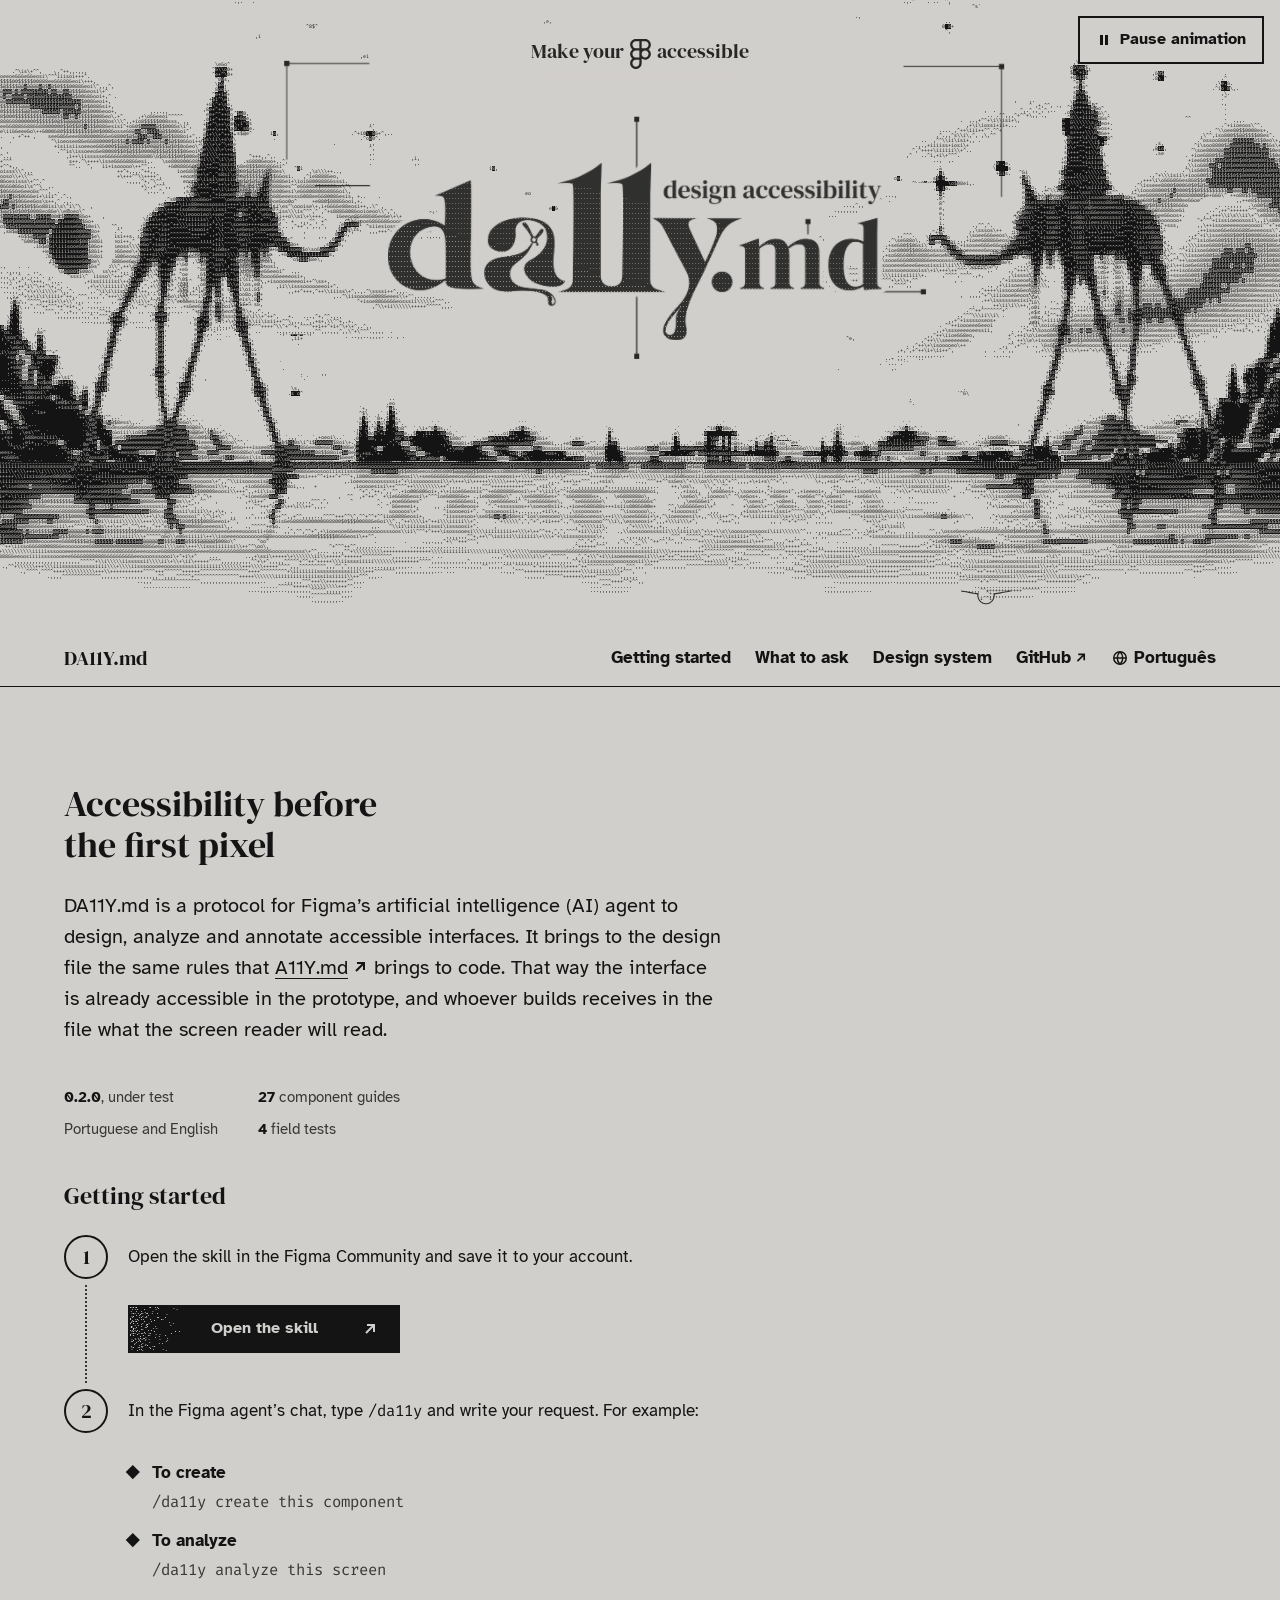
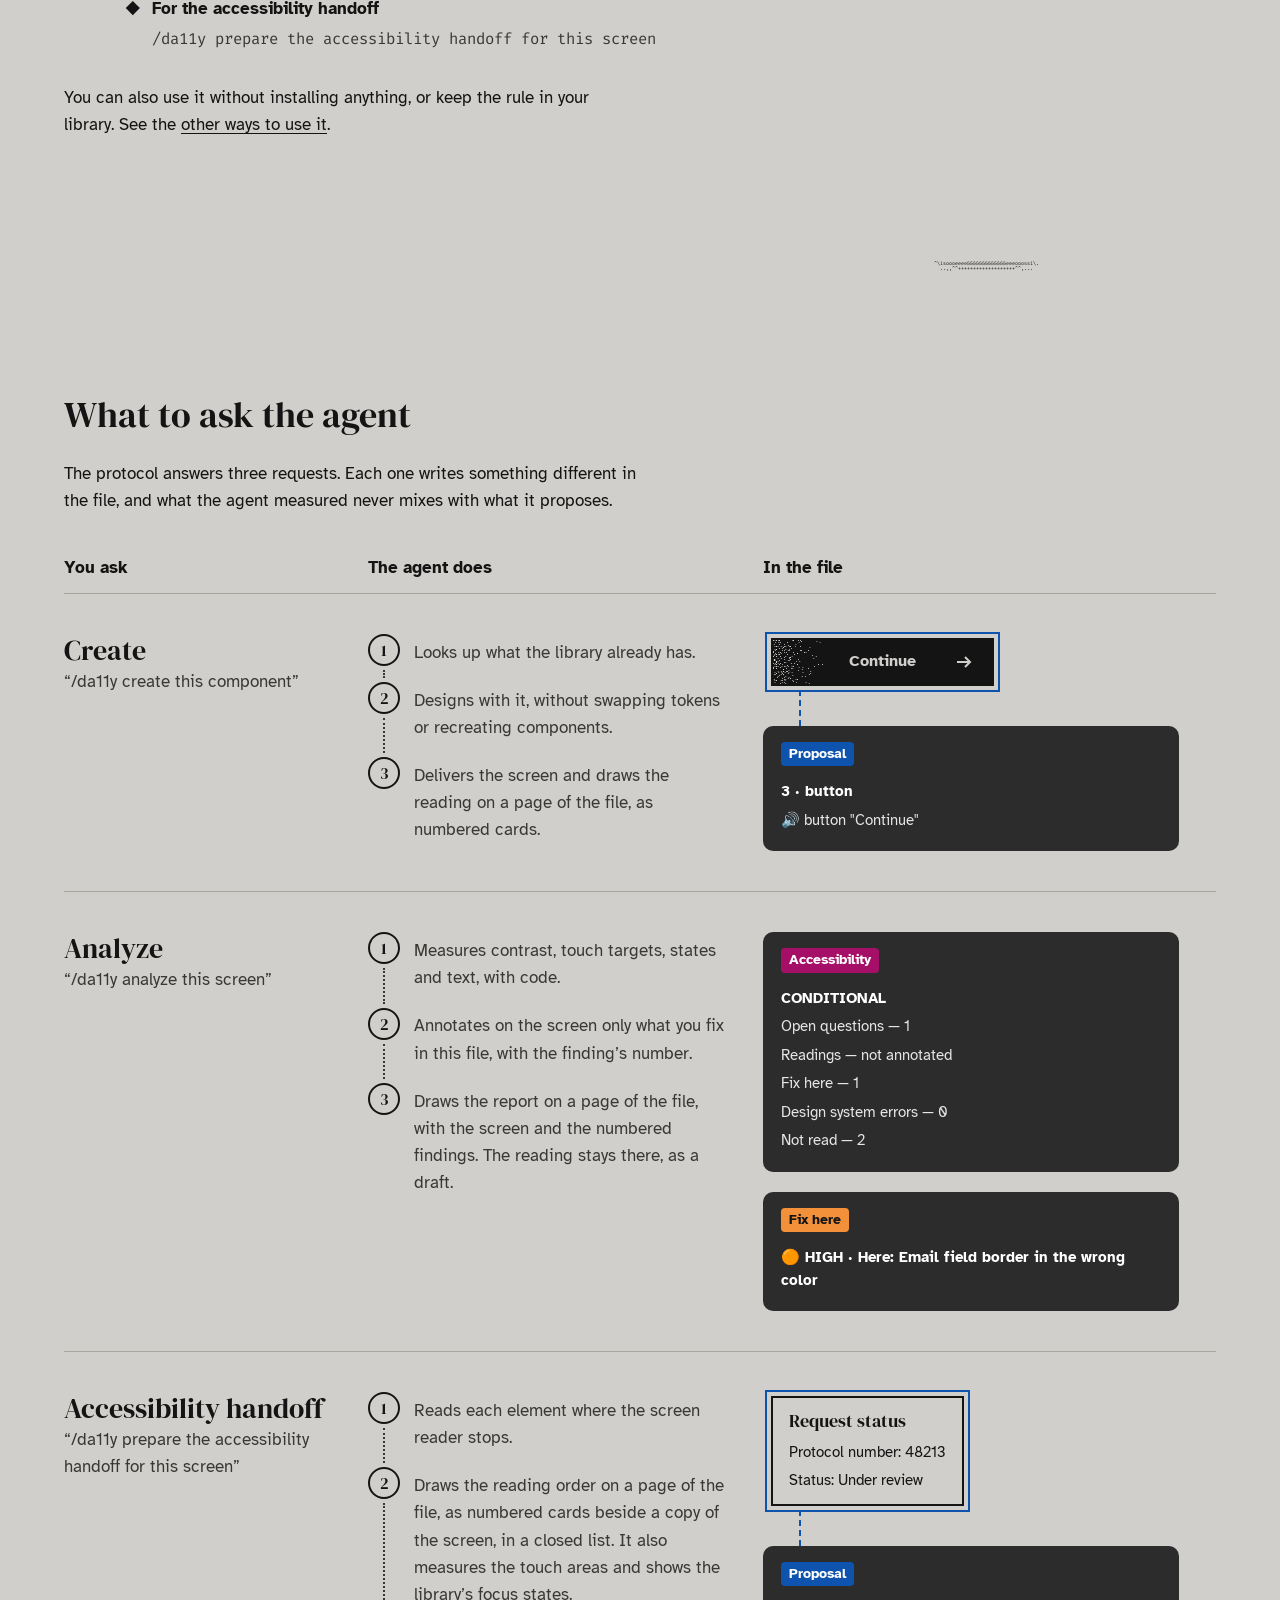
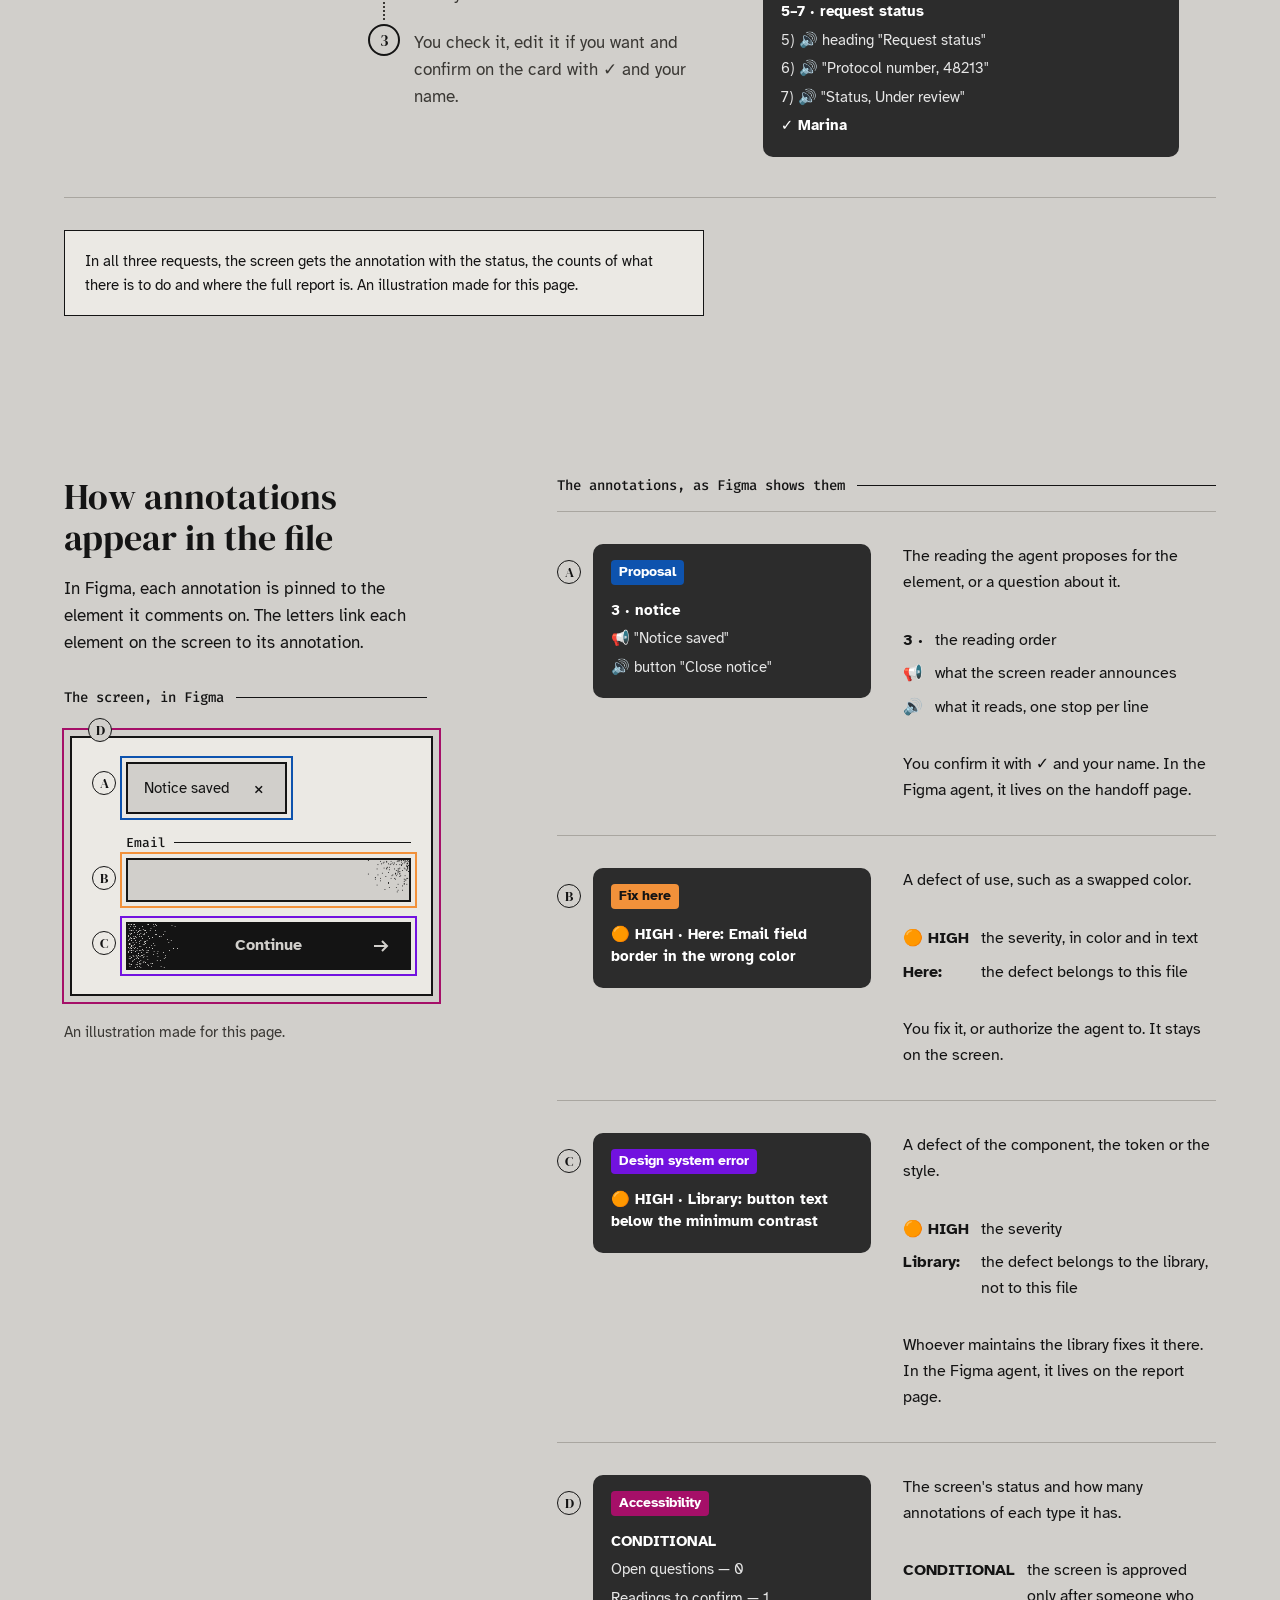
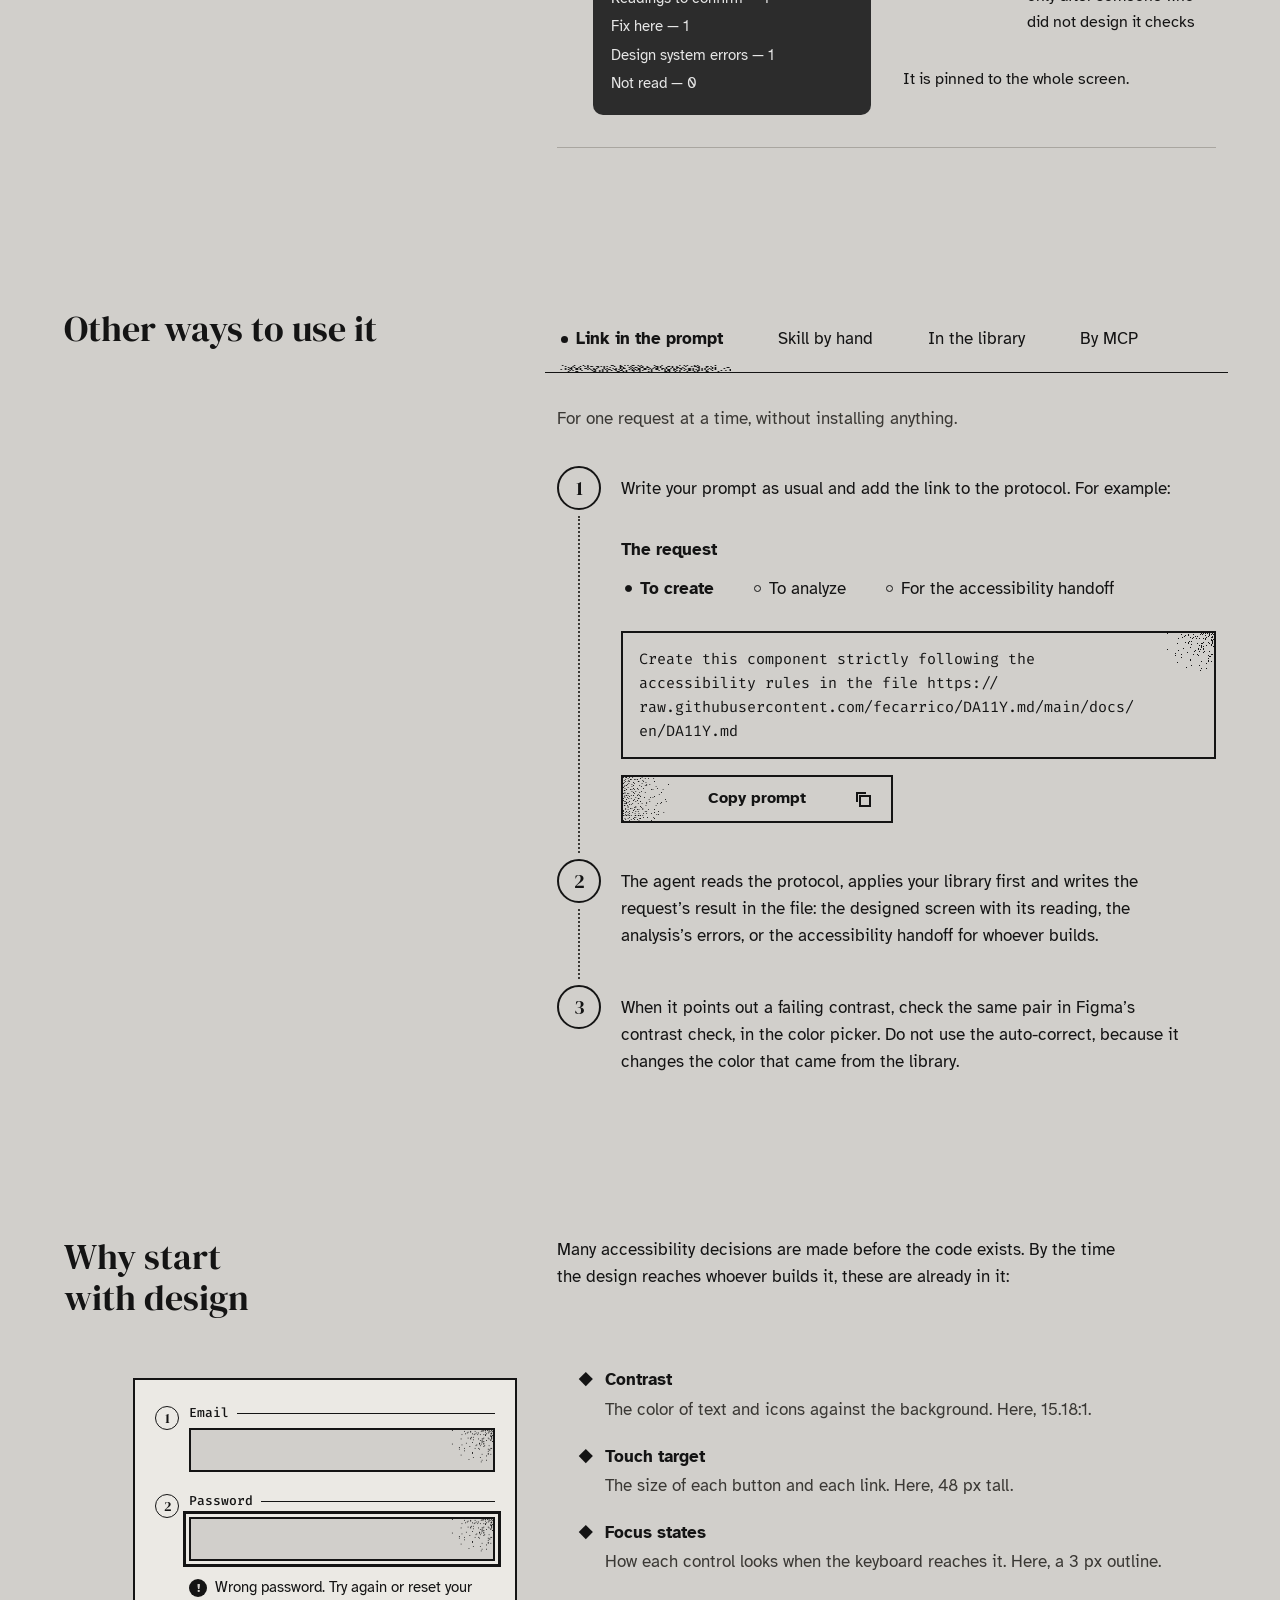
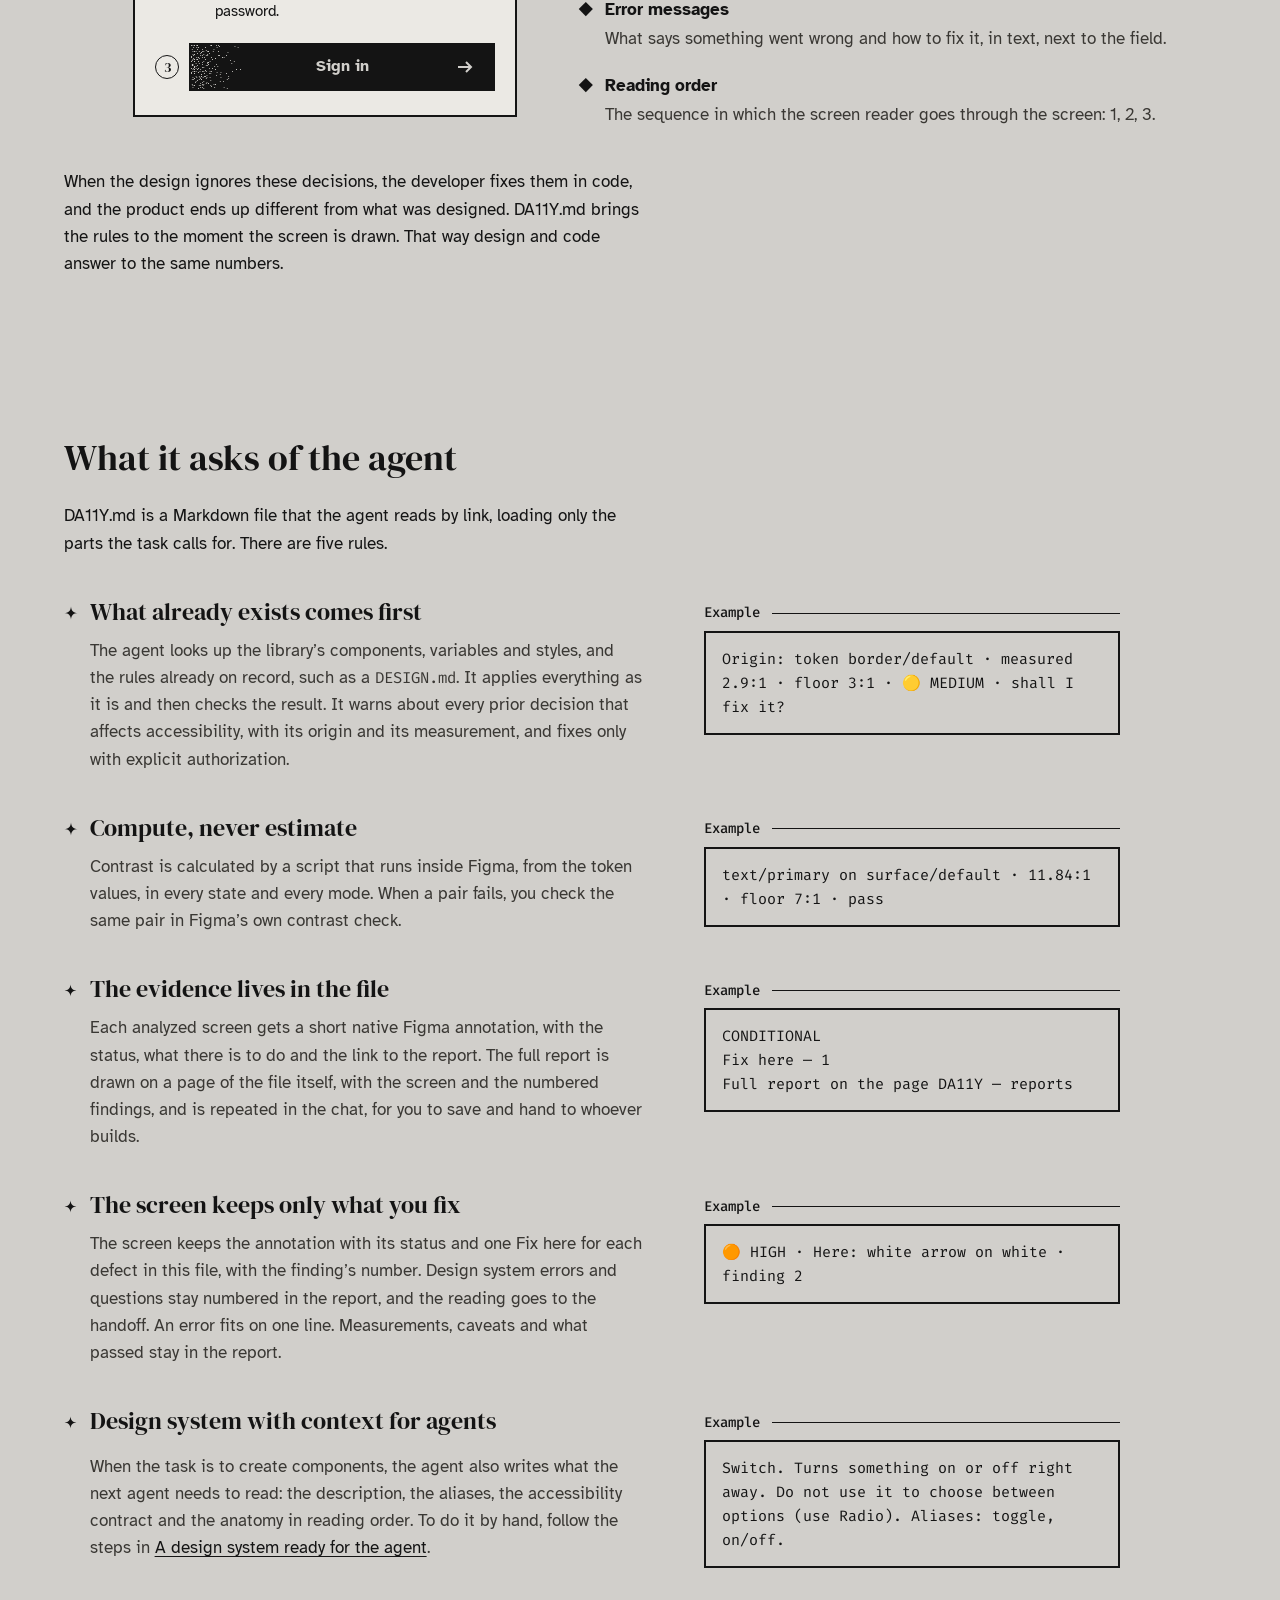
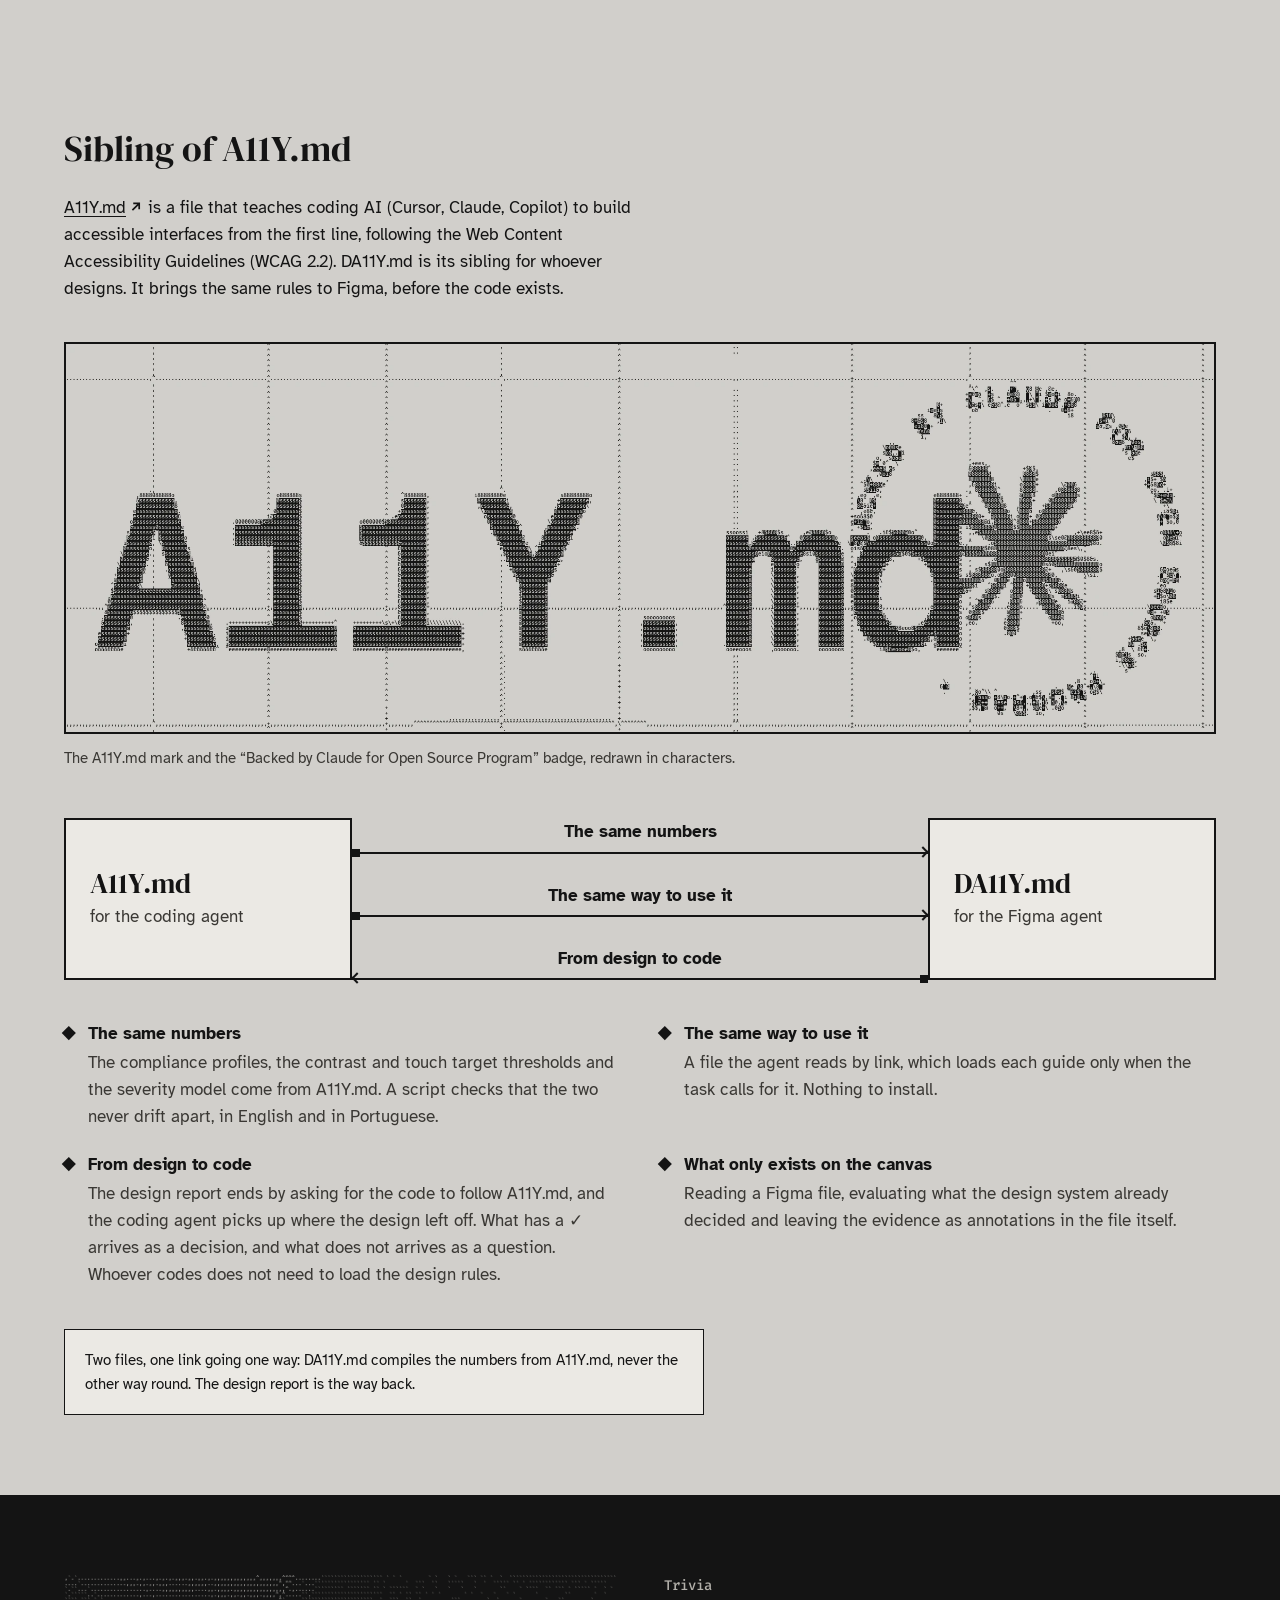
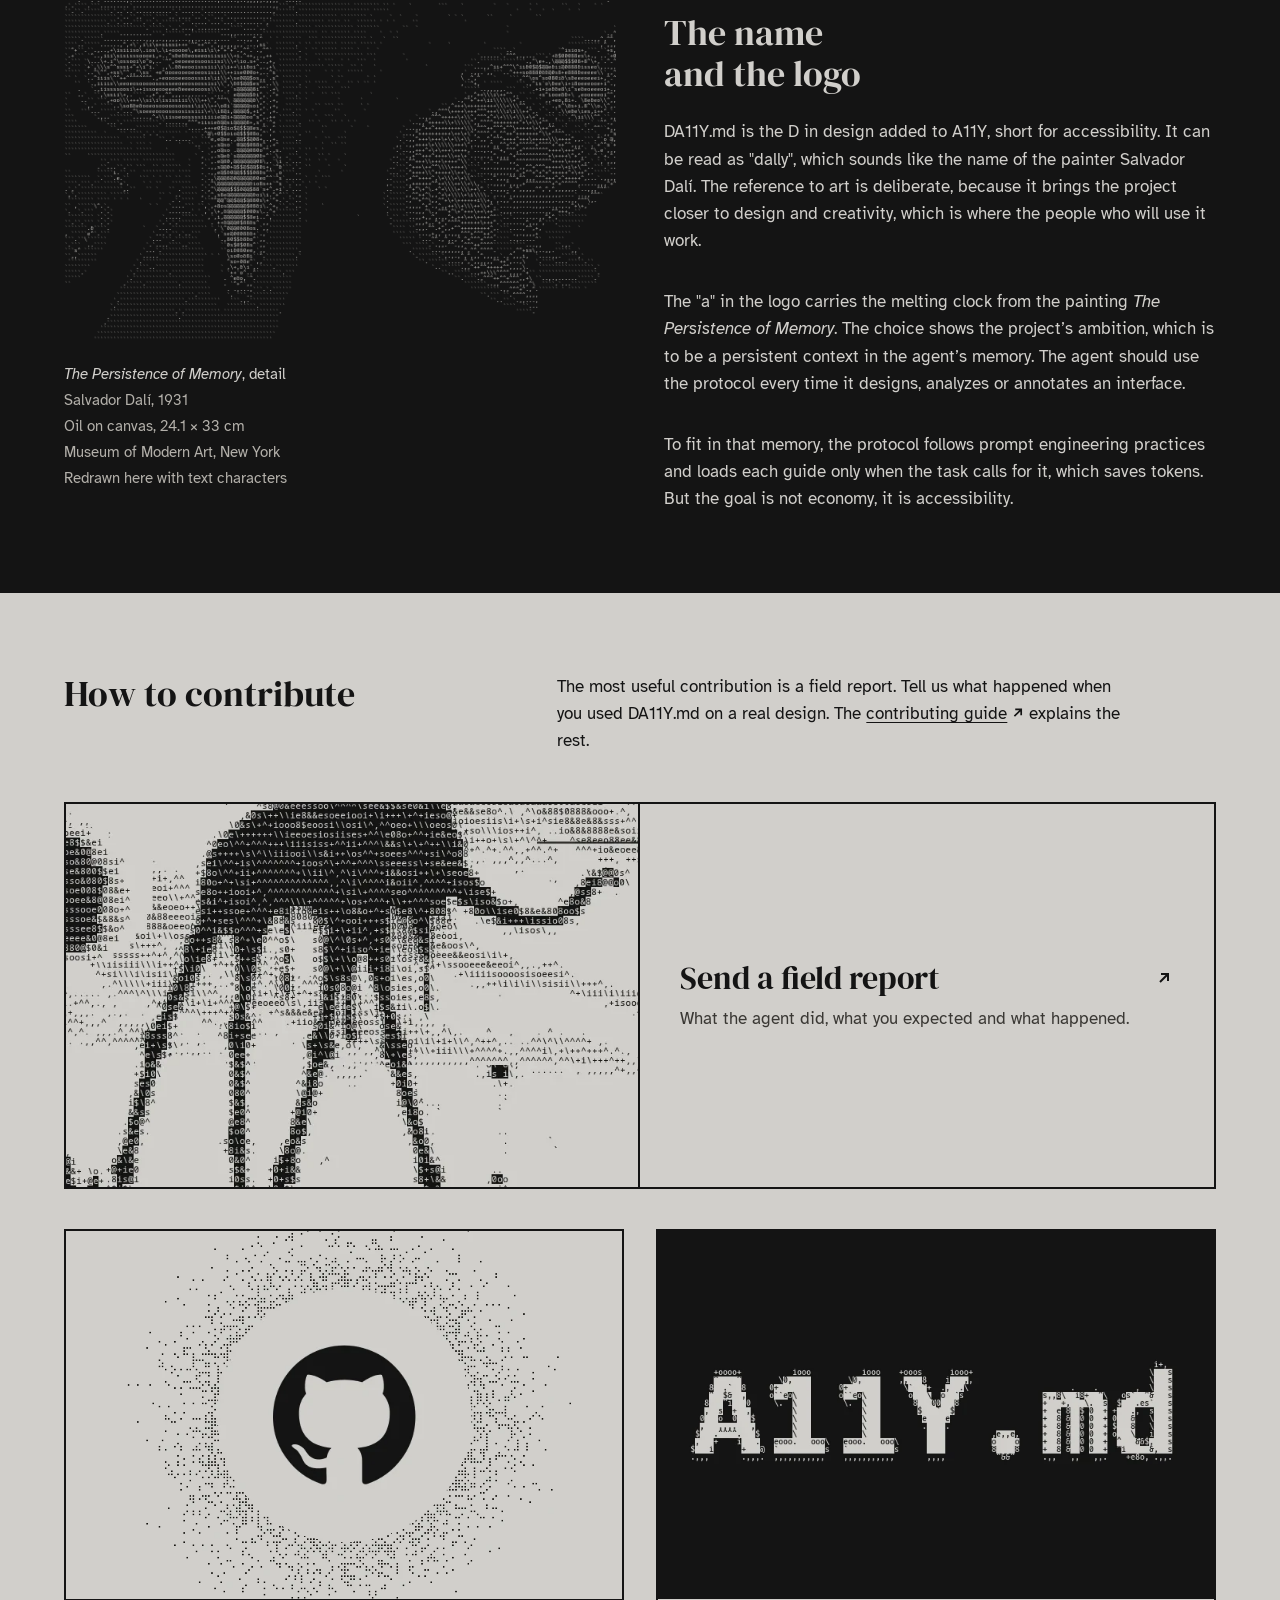
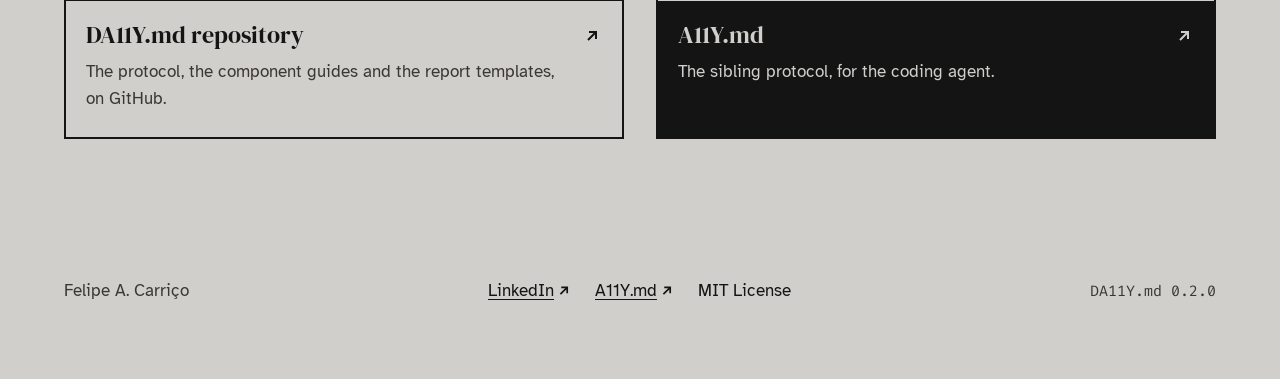
<file: pagina/index.html>
<!doctype html>
<html lang="pt-BR">
<head>
<meta charset="utf-8">
<meta name="viewport" content="width=device-width, initial-scale=1">
<title>DA11Y.md · Acessibilidade antes do primeiro pixel</title>
<script>
  // Idioma, antes da primeira pintura: a escolha salva no botão vence; sem ela,
  // o primeiro idioma do navegador que a página tem (português ou inglês); sem
  // nenhum dos dois, inglês. Os textos trocam no script de idioma, no fim da página.
  (function () {
    var d = document.documentElement, lang;
    try { lang = localStorage.getItem('dally-lang'); } catch (e) { /* vale só nesta visita */ }
    if (lang !== 'pt' && lang !== 'en') {
      var list = navigator.languages && navigator.languages.length ? navigator.languages : [navigator.language || ''];
      lang = 'en';
      for (var i = 0; i < list.length; i++) {
        var code = String(list[i]).toLowerCase();
        if (code.indexOf('pt') === 0) { lang = 'pt'; break; }
        if (code.indexOf('en') === 0) break;
      }
    }
    d.dataset.lang = lang;
    d.lang = lang === 'en' ? 'en' : 'pt-BR';
    if (lang === 'en') d.classList.add('lang-pending');
    d.classList.add('js');
  })();
</script>
<link rel="stylesheet" href="fonts/fonts.css">
<link rel="icon" href="favicon.svg" type="image/svg+xml">
<link rel="icon" href="favicon-32.png" sizes="32x32" type="image/png">
<link rel="icon" href="favicon-16.png" sizes="16x16" type="image/png">
<link rel="apple-touch-icon" href="apple-touch-icon.png">
<style>
/* Layout: grid de 12 colunas, tudo alinhado pela mesma borda esquerda. O motivo
   é o das linhas de construção do hero: fio fino com nó quadrado marca cada
   seção e cada regra. Tema claro único, por escolha: tinta sobre papel.
   Contraste (contrast-check.py, Shield): tinta/papel 11,84:1 · tinta-2/papel
   7,52:1 · tinta/papel-2 15,18:1 · papel/tinta 11,84:1 · papel-mudo/tinta 8,52:1
   · branco/painel 13,97:1 · cinza/painel 11,19:1 · branco/rosa 7,32:1 */
:root {
  --paper: #d1cfcb;
  --paper-2: #ebe9e4;
  --ink: #141414;
  --ink-2: #3a3834;
  --rule: #a9a6a0; /* fio decorativo, não é componente */
  --paper-muted: #b3b0aa; /* só sobre --ink */
  --fig-panel: #2c2c2c; /* card de anotação do Figma */
  --fig-text: #ffffff;
  --fig-text-2: #e6e6e6;
  --fig-pink: #a50f68;
  /* as categorias das anotações de ação (DA11Y.md §5), na cor que o Figma dá a
     elas, escurecidas para 7:1 com o texto do chip: branco no azul e no violeta,
     tinta no laranja, que escurecido virava ferrugem */
  --fig-blue: #0e53ae;
  --fig-orange: #f2913a;
  --fig-violet: #7212df;
  --star: url("data:image/svg+xml,%3Csvg xmlns='http://www.w3.org/2000/svg' viewBox='0 0 24 24'%3E%3Cpath d='M12 1C12.6 8.2 15.8 11.4 23 12 15.8 12.6 12.6 15.8 12 23 11.4 15.8 8.2 12.6 1 12 8.2 11.4 11.4 8.2 12 1Z'/%3E%3C/svg%3E"); /* o rosa da categoria Accessibility, escurecido para 7:1 */
  --display: "DM Serif Display", Georgia, "Times New Roman", serif;
  --body: "Atkinson Hyperlegible", "Segoe UI", system-ui, sans-serif;
  --mono: "Fira Code", ui-monospace, "DejaVu Sans Mono", monospace;
  --gutter: 2rem;
  --hero-h: min(100svh, max(32rem, 36.26vw));
  /* no celular em pé, no máximo 1100 unidades de arte visíveis (layers.json, narrow) */
  --art-unit: max(100vw / 2063, min(var(--hero-h) * 0.6 / 748, 100vw / 1100));
  --spill: calc(var(--art-unit) * 190);
}

*, *::before, *::after { box-sizing: border-box; }
html { background: var(--paper); color: var(--ink); scroll-padding-top: 4.5rem; scroll-padding-bottom: 1rem; }
@media (max-width: 40em) { html { scroll-padding-top: 6.5rem; } }
@media (max-width: 22.5em) { html { scroll-padding-top: 9rem; } } /* sem script; com ele, a folga segue a barra */
/* em inglês, a página espera a tradução (script de idioma) para aparecer; se o script falhar,
   ela aparece assim mesmo em 1,5 s, em português (A11Y.md §6, Content Held Hostage) */
.lang-pending body { visibility: hidden; animation: lang-reveal 0s 1.5s forwards; }
@keyframes lang-reveal { to { visibility: visible; } }
body { position: relative; margin: 0; background: var(--paper); color: var(--ink); font: 1.0625rem/1.6 var(--body); }

/* pular para o conteúdo: o primeiro foco da página, visível quando recebe o foco (guide-navigation §1, SC 2.4.1) */
.skip-link { position: absolute; left: 1rem; top: 1rem; z-index: 10; display: inline-flex; align-items: center; min-height: 48px; padding: 0 1.25rem; background: var(--ink); color: var(--paper); font: 700 1rem/1.2 var(--body); text-decoration: none; transform: translateY(-200%); }
.skip-link:focus-visible, .skip-link:focus { transform: none; outline: 3px solid var(--ink); outline-offset: 3px; box-shadow: 0 0 0 6px var(--paper); }
/* o destino do link recebe o foco só para o próximo Tab começar ali; não é um controle */
main:focus { outline: none; }
/* texto corrido: no máximo ~70 caracteres por linha (A11Y.md §4, SC 1.4.8) */
main p { max-width: 34em; } /* no máximo ~80 caracteres em Atkinson Hyperlegible; 70ch dava ~100 */
.sr-only { position: absolute; width: 1px; height: 1px; padding: 0; margin: -1px; overflow: hidden; clip: rect(0, 0, 0, 0); white-space: nowrap; border: 0; }
:focus-visible { outline: 3px solid var(--ink); outline-offset: 3px; }
a { color: var(--ink); text-decoration-thickness: 1px; text-underline-offset: 0.18em; }
a:hover { text-decoration-thickness: 2px; }
.ext { width: 0.8em; height: 0.8em; margin-left: 0.2em; vertical-align: -0.05em; fill: currentColor; }
code { font-family: var(--mono); font-size: 0.92em; }

/* ---------- hero (o mesmo do laboratório) ---------- */
.hero { position: relative; height: calc(var(--hero-h) + var(--spill)); overflow: hidden; background: var(--paper); }
.hero__poster { position: absolute; bottom: 0; left: 50%; width: calc(var(--art-unit) * 2103); max-width: none; height: auto; transform: translateX(-50%); }
.hero__art-box { position: absolute; top: 0; left: 0; width: 1px; height: var(--hero-h); visibility: hidden; pointer-events: none; }
.hero__canvas { position: absolute; inset: 0; width: 100%; height: 100%; opacity: 0; }
.hero-live .hero__canvas { opacity: 1; }
/* ondas do clique na água: por cima da cena, nunca recebe o clique */
.hero__ripples { position: absolute; inset: 0; width: 100%; height: 100%; pointer-events: none; mix-blend-mode: difference; }
.hero-live .hero__poster { visibility: hidden; }
/* celular em pé: a imagem parada é a composição estreita (390 px), e cobre o hero inteiro presa pelo pé, onde fica o horizonte */
@media (max-width: 28.125em) {
  .hero__poster { top: auto; bottom: 0; left: 0; width: 100%; height: 100%; object-fit: cover; object-position: center bottom; transform: none; }
}
/* a frase fica no alto do céu: na altura de y 62 da arte, ou a 1,5rem do topo quando a arte é cortada em cima */
.hero__tagline { position: absolute; top: max(1.5rem, min(62 * var(--art-unit), var(--hero-h) - 686 * var(--art-unit))); left: 0; right: 0; z-index: 1; display: grid; justify-items: center; margin: 0; padding: 0 1rem; font-family: var(--display); font-size: 1.25rem; font-weight: 400; line-height: 1.2; text-align: center; color: var(--ink); }
.hero__tagline > span { grid-area: 1 / 1; }
/* a cópia de trás é uma faixa de papel opaca, esfumada na borda: a frase nunca encosta na tinta da cena,
   que no celular passa por trás dela (céu alto, estrelas, paralaxe). A11Y.md §6, Text over Video */
.tagline__halo { color: var(--paper); -webkit-text-stroke: 0.24em var(--paper); background: var(--paper); box-shadow: 0 0 0.6em 0.45em var(--paper); }
.tagline__halo .tagline__f { overflow: visible; }
.tagline__halo .tagline__f path { fill: var(--paper); stroke: var(--paper); stroke-width: 106; stroke-linejoin: round; }
.tagline__f { display: inline-block; width: calc(1.55em * 476 / 686); height: 1.55em; margin-inline: 0.1em; vertical-align: middle; }
.tagline__text .tagline__f { background-color: var(--ink); -webkit-mask: url(figma-f.svg) center / contain no-repeat; mask: url(figma-f.svg) center / contain no-repeat; }
.hero__tagline.is-textured .tagline__text { color: transparent; -webkit-background-clip: text; background-clip: text; background-repeat: no-repeat; }
.hero__tagline.is-textured .tagline__text .tagline__f { background-repeat: no-repeat; }
/* controle do topo, no canto direito, sobre o céu: a pausa. O idioma fica na barra de seções
   (pedido do Felipe, 23/10). Quebra linha antes de sair da tela (SC 1.4.10, 1.4.12). */
.hero__controls { position: absolute; top: 1rem; right: 1rem; left: 1rem; z-index: 3; display: flex; flex-wrap: wrap; justify-content: flex-end; gap: 0.5rem; pointer-events: none; }
.hero__ctrl { pointer-events: auto; display: inline-flex; align-items: center; gap: 0.5rem; min-width: 3rem; min-height: 3rem; padding: 0.5rem 1rem; border: 2px solid var(--ink); border-radius: 0; background: var(--paper); color: var(--ink); font: 700 1rem/1.2 var(--body); cursor: pointer; }
.hero__ctrl[hidden] { display: none; }
.hero__ctrl:focus-visible { outline: 3px solid var(--ink); outline-offset: 2px; box-shadow: 0 0 0 8px var(--paper); }
.hero__ctrl-icon { width: 1rem; height: 1rem; fill: currentColor; flex: none; }
.hero__motion[data-state="running"] .icon-play, .hero__motion[data-state="paused"] .icon-pause { display: none; }
/* abaixo de 64em, os controles chegariam até a frase (em 60em, a 9 px dela): os dois entram no
   fluxo do topo, os controles e embaixo deles a frase, que desce junto se eles quebrarem linha
   ou crescerem com o zoom. Acima disso, o script do fim da página faz o mesmo (hero--stacked)
   quando a frase encosta nos controles, como com o espaçamento de texto do usuário (SC 1.4.12) */
@media (max-width: 63.99em) {
  .hero__controls { position: relative; inset: auto; margin: 1rem 1rem 0; }
  .hero__tagline { position: relative; top: auto; margin-top: 0.75rem; }
}
.hero--stacked .hero__controls { position: relative; inset: auto; margin: 1rem 1rem 0; }
.hero--stacked .hero__tagline { position: relative; top: auto; margin-top: 0.75rem; }

/* gotas: tela por cima da página, nunca recebe clique */
.drip { position: absolute; left: 0; z-index: 2; pointer-events: none; }

/* ---------- estrutura ----------
   Sem fios entre seções nem entre itens: a estrutura vem do alinhamento e do
   espaço. Toda seção tem o título na coluna da esquerda e o conteúdo na da
   direita, na mesma grade de 12 colunas. */
.page { padding-inline: 1rem; }
.wrap { max-width: 72rem; margin-inline: auto; }
.grid12, .split { display: grid; grid-template-columns: repeat(12, minmax(0, 1fr)); column-gap: var(--gutter); }
.grid12 > *, .split > * { grid-column: 1 / -1; min-width: 0; }
/* abaixo de 60em é tudo uma coluna: a grade vira bloco, porque os 11 vãos de
   2rem sozinhos (352 px) passariam da tela de 320 px (reflow, SC 1.4.10) */
@media (max-width: 59.99em) { .grid12, .split { display: block; } }

.section { padding-block: 4.5rem; }
h2 { margin: 0 0 1.5rem; max-width: 18ch; font: 400 2.25rem/1.15 var(--display); text-wrap: balance; }
h3, p { margin: 0; }
/* fluxo do conteúdo: o espaço entre blocos vem daqui, e só daqui */
.split .split__body > * + * { margin-top: 2em; }
.split .split__body > .decisions { margin-block: 2em; }
.split .split__wide { margin-top: 3rem; }
.lede { font-size: 1.25rem; line-height: 1.55; }

.actions { display: flex; flex-wrap: wrap; gap: 0.75rem; margin-top: 2rem; }

/* abertura: o texto à esquerda; a coluna da direita é das gotas e da poça */
.intro { padding-top: 4rem; }

/* as cinco decisões que já estão no desenho, em tipo grande */
.decisions { padding: 0; list-style: none; font: 400 1.75rem/1.25 var(--display); }

/* pontos: título e texto, separados só pelo espaço */

.subhead { font: 400 1.5rem/1.25 var(--display); }

/* anotações: o canvas do Figma, com cada anotação presa a um componente */
.pin { display: grid; grid-template-rows: auto auto 1fr; justify-items: start; }
.pin__node { display: flex; align-items: flex-end; min-height: 5.5rem; padding: 0 0 0.25rem 0.5rem; }
.pin__line { width: 0; height: 2.25rem; margin-left: 2.25rem; border-left: 2px dashed var(--cat, var(--fig-pink)); }
.pin__card { justify-self: stretch; align-content: start; display: grid; gap: 0.375rem; padding: 1rem 1.125rem 1.25rem; border-radius: 10px; background: var(--fig-panel); color: var(--fig-text-2); font: 0.9375rem/1.5 var(--body); }
.chip { display: inline-block; padding: 0.0625rem 0.5rem; border-radius: 4px; background: var(--cat, var(--fig-pink)); color: var(--cat-text, var(--fig-text)); font: 700 0.875rem/1.6 var(--body); }
/* cada tipo na sua categoria: o chip, a linha e o contorno do nó levam a cor dela */
.pin--decision { --cat: var(--fig-blue); }
.pin--fix { --cat: var(--fig-orange); --cat-text: var(--ink); }
.pin--ds { --cat: var(--fig-violet); }
.pin__card .chip { justify-self: start; margin-bottom: 0.5rem; }
.pin__type { margin: 0 0 0.25rem; color: var(--fig-text); font-weight: 700; }
.pin__card p { margin: 0; }
.mock { display: inline-flex; align-items: center; gap: 0.75rem; outline: 2px solid var(--cat, var(--fig-pink)); outline-offset: 4px; }
.mock-toast { display: inline-flex; align-items: center; gap: 1rem; padding: 0.625rem 0.75rem 0.625rem 1rem; border: 2px solid var(--ink); background: var(--paper); font-size: 0.9375rem; }
.mock-x { display: inline-grid; place-items: center; width: 1.75rem; height: 1.75rem; font-size: 1.125rem; line-height: 1; }
.pin--frame { --cat: var(--fig-pink); }
.pin__done { color: var(--fig-text); font-weight: 700; }
.mock-status { display: grid; gap: 0.25rem; padding: 0.75rem 1rem; border: 2px solid var(--ink); background: var(--paper); font-size: 0.9375rem; }
.mock-status__title { font: 400 1.125rem/1.2 var(--display); margin-bottom: 0.25rem; }

/* o que pedir: cada pedido lido da esquerda para a direita, você pede, o agente faz, no arquivo fica */
.flow { margin: 2.5rem 0 0; }
.flow__head { display: none; }
.flow__row { display: grid; gap: 1.75rem 2rem; padding: 2.25rem 0; border-top: 1px solid var(--rule); }
.flow__row:last-of-type { border-bottom: 1px solid var(--rule); }
.flow__ask h3 { font: 400 1.75rem/1.2 var(--display); }
.flow__label { margin: 1rem 0 0.5rem; font: 700 1rem/1.4 var(--body); }
.flow__ask .flow__label { margin-top: 0.75rem; }
.flow__say { color: var(--ink-2); }
.flow .stepper { gap: 1rem; }
.flow .step { grid-template-columns: 32px minmax(0, 1fr); gap: 0 0.875rem; }
.flow .step__num { width: 32px; height: 32px; font-size: 1rem; }
.flow .step__body { padding-top: 0.3rem; gap: 0; color: var(--ink-2); }
.flow .step:not(:last-child)::after { left: 15px; top: 36px; bottom: calc(-1rem + 4px); }
.flow__file { display: grid; gap: 1.25rem; align-content: start; }
.flow .pin__node { min-height: 0; padding-top: 0.25rem; }
.flow .pin__card { max-width: 26rem; }
.flow figcaption { margin-top: 2rem; }

/* a tela desenhada: o mesmo componente nas figuras das decisões e das anotações */
.mock-screen { display: grid; gap: 1.25rem; width: min(24rem, 100%); padding: 1.5rem 1.25rem; border: 2px solid var(--ink); background: var(--paper-2); }
.mock-screen .mock-field { width: 100%; }
.mock-screen .btn--mock { min-width: 0; width: 100%; }
.mock-row { display: grid; grid-template-columns: 1.5rem minmax(0, 1fr); gap: 0.625rem; align-items: start; }
.mock-order { display: grid; place-items: center; width: 1.5rem; height: 1.5rem; margin-top: 0.1rem; border: 1.5px solid var(--ink); border-radius: 50%; font: 400 0.875rem/1 var(--display); }
.mock-row .btn--mock { align-self: center; }
.mock-row:last-child .mock-order { margin-top: 0.75rem; }
.mock-input--focus { outline: 3px solid var(--ink); outline-offset: 3px; }
.mock-error { display: flex; gap: 0.5rem; align-items: baseline; margin-top: 0.5rem; font-size: 0.9375rem; }
.mock-error b { flex: none; display: inline-grid; place-items: center; width: 1.125rem; height: 1.125rem; border-radius: 50%; background: var(--ink); color: var(--paper); font-size: 0.75rem; line-height: 1; }
.decisions-fig { display: grid; gap: 2.5rem; margin: 2.5rem 0 0; }
.decisions-fig figcaption { font-size: 1.0625rem; color: var(--ink); max-width: 34em; }

/* a tela de exemplo das anotações; o contorno de cada elemento é o desenho do Figma, não a ligação */
.mock-screen--pinned { outline: 2px solid var(--fig-pink); outline-offset: 6px; margin: 6px; }
.mock--decision { --cat: var(--fig-blue); }
.mock--fix { --cat: var(--fig-orange); }
.mock--ds { --cat: var(--fig-violet); }
.mock-screen .mock-toast { justify-self: start; }
/* cada parte da figura diz o que é: a tela de exemplo e as anotações */
.canvas__label { display: flex; align-items: center; gap: 0.75rem; margin: 0; max-width: none; font: 500 0.875rem/1.4 var(--mono); }
.canvas__label::after { content: ""; flex: 1; border-top: 1px solid var(--ink); }

/* texto de apoio: a nota que explica a figura ou o passo ganha um bloco que a destaca do texto
   corrido, sem crescer a letra. Papel claro e contorno de tinta, como o bloco de cópia (tinta sobre
   papel claro: 15,18:1). O espaço entre parágrafos segue o 2× do texto corrido */
.note { display: grid; gap: 2em; max-width: 40rem; padding: 1.125rem 1.25rem; border: 1px solid var(--ink); background: var(--paper-2); color: var(--ink); font-size: 0.9375rem; line-height: 1.6; }
.note p { margin: 0; max-width: none; }
.note__title { font-weight: 700; }
/* as anotações no arquivo: a tela fica no título, ao lado da leitura, e cada anotação ganha uma linha
   com o card que o Figma mostra e o que ele quer dizer: o que ela é, o que cada marca do card quer dizer
   e o que se faz com ela. A letra no círculo, o mesmo da figura de "Por que começar pelo design", liga
   o elemento da tela à anotação dele sem depender da cor (GOSTO 6). A linha é a unidade, então a
   explicação não precisa de caixa própria */
.notes__intro { margin-top: 1rem; }
.notes .split__head .canvas__label { margin-top: 2rem; }
.notes-screen { position: relative; margin-top: 1.75rem; }
/* o D senta na linha da moldura, que o Figma desenha em volta da tela inteira */
.notes-screen__mark { position: absolute; top: -1.2rem; left: 1rem; z-index: 1; margin: 0; background: var(--paper); }
.notes-screen .mock-row .mock-order { margin-top: 0.6rem; }
.notes-screen .mock-row--field .mock-order { margin-top: 2rem; }
.split .split__body > .notes-rows { margin: 1rem 0 0; padding: 0; list-style: none; }
.notes-row { display: grid; gap: 1.5rem 2rem; padding-block: 2rem; border-top: 1px solid var(--rule); }
.notes-row:last-child { border-bottom: 1px solid var(--rule); }
.notes-row__card { display: grid; grid-template-columns: 1.5rem minmax(0, 1fr); gap: 0.75rem; align-items: start; }
.notes-row__card .mock-order { margin-top: 1rem; }
.notes-row__text { display: grid; gap: 2em; align-content: start; font-size: 1rem; }
.notes-row__text p { margin: 0; max-width: none; }
@media (max-width: 59.99em) { .notes .split__body { margin-top: 3rem; } }
@media (min-width: 75em) { .notes-row { grid-template-columns: minmax(0, 1fr) minmax(0, 1fr); } }
.pin__key { display: grid; grid-template-columns: max-content minmax(0, 1fr); gap: 0.5rem 0.75rem; margin: 0; }
.pin__key dt { font-weight: 700; }
.pin__key dd { margin: 0; }
.pins__credit { margin-top: 1.5rem; font-size: 0.9375rem; color: var(--ink-2); }

/* as regras, cada uma com um exemplo no formato do protocolo */
.rule__ex { margin-top: 0.5rem; }
.rule__ex pre { font-size: 0.875rem; }

/* irmão do A11Y.md: os dois arquivos nas pontas e três setas de borda a borda, no fio com nó quadrado do hero */
.kin { margin: 3rem 0 0; display: grid; gap: 2.5rem; }
.kin__diagram { display: grid; gap: 1.25rem; }
.kin__node { display: grid; gap: 0.25rem; align-content: center; padding: 1.25rem 1.5rem; border: 2px solid var(--ink); background: var(--paper-2); }
.kin__title { font: 400 1.75rem/1.1 var(--display); }
.kin__sub { color: var(--ink-2); }
.kin__links { display: grid; gap: 1.25rem; margin: 0; padding: 0 0.5rem; list-style: none; }
.kin__link { display: grid; grid-template-columns: auto minmax(0, 1fr); gap: 0 0.75rem; align-items: center; }
.kin__label { font-weight: 700; }
.kin__arrow { position: relative; display: block; height: 2px; min-width: 3rem; background: var(--ink); }
.kin__arrow::before { content: ""; position: absolute; left: 0; top: -3px; width: 8px; height: 8px; background: var(--ink); }
.kin__arrow::after { content: ""; position: absolute; right: 1px; top: -4px; width: 8px; height: 8px; border-top: 2px solid var(--ink); border-right: 2px solid var(--ink); transform: rotate(45deg); }
.kin__link--back .kin__arrow::before { left: auto; right: 0; }
.kin__link--back .kin__arrow::after { right: auto; left: 1px; transform: rotate(-135deg); }
@media (min-width: 60em) {
  .flow__head { display: grid; grid-template-columns: minmax(0, 3fr) minmax(0, 4fr) minmax(0, 5fr); gap: 2rem; padding-bottom: 0.75rem; font-weight: 700; }
  .flow__head p { margin: 0; }
  .flow__row { grid-template-columns: minmax(0, 3fr) minmax(0, 4fr) minmax(0, 5fr); padding: 2.5rem 0; }
  .flow__label { position: absolute; width: 1px; height: 1px; padding: 0; margin: -1px; overflow: hidden; clip: rect(0, 0, 0, 0); white-space: nowrap; border: 0; }
  .decisions-fig { grid-template-columns: minmax(0, 5fr) minmax(0, 7fr); column-gap: 4rem; align-items: center; }
  .decisions-fig .topics { grid-template-columns: minmax(0, 1fr); }
  .decisions-fig figcaption { grid-column: 1 / -1; }
  .decisions-fig .mock-screen { justify-self: end; }
  .rule { grid-template-columns: minmax(0, 1fr) minmax(0, 26rem); column-gap: 3rem; }
  .rule h3, .rule > p { grid-column: 1; }
  .rule__ex { grid-column: 2; grid-row: 1 / span 2; align-self: start; margin-top: 0.4rem; }
  .kin__diagram { grid-template-columns: minmax(0, 3fr) minmax(0, 6fr) minmax(0, 3fr); gap: 0; align-items: stretch; }
  .kin__links { align-content: center; gap: 1.75rem; padding: 0; }
  .kin__link { grid-template-columns: minmax(0, 1fr); gap: 0.375rem; }
  .kin__label { justify-self: center; text-align: center; }
  .kin__arrow { min-width: 0; }
}

/* curiosidade: faixa escura, papel sobre tinta, como a ilustração em ASCII */
.trivia { margin-inline: -1rem; padding: 5rem 1rem; background: var(--ink); color: var(--paper); }
.trivia :focus-visible { outline-color: var(--paper); }
.trivia__grid { display: grid; grid-template-columns: repeat(auto-fit, minmax(min(100%, 24rem), 1fr)); gap: 3rem; align-items: start; }
.trivia__grid > * { min-width: 0; }
.trivia__eyebrow { margin: 0 0 1rem; font: 500 0.875rem/1.5 var(--mono); color: var(--paper-muted); }
.trivia h2 { color: var(--paper); }
.trivia .prose { display: grid; gap: 2em; max-width: 40rem; }
.trivia .prose p { color: var(--paper); }
.painting { margin: 0; }
.painting img { display: block; width: 100%; height: auto; }
.label { margin-top: 1.25rem; display: grid; gap: 0.125rem; font-size: 0.9375rem; color: var(--paper-muted); }
.label__title { color: var(--paper); }

.footer { padding-block: 3rem 4rem; }
.footer__row { display: flex; flex-wrap: wrap; align-items: center; justify-content: space-between; gap: 1rem 2rem; }
.footer p { margin: 0; color: var(--ink-2); }
.footer__links { display: flex; flex-wrap: wrap; align-items: center; gap: 0 1.5rem; margin: 0; padding: 0; list-style: none; }
.footer__links a { display: inline-flex; align-items: center; min-height: 48px; }
.footer__version { font-family: var(--mono); font-size: 0.9375rem; }


/* ---------- componentes (a mesma família da página de componentes) ----------
   Foco dos controles (botões, abas, cards): cantoneiras de 3 px que cobrem
   70% do contorno, 2,1 px de contorno inteiro (SC 2.4.13 pede 2 px). Links no
   meio do texto seguem com o contorno comum. */
.btn:focus-visible, .tab:focus-visible, .card__link:focus-visible { outline: none; }
.btn:focus-visible::after, .tab:focus-visible::after, .card:focus-within::after {
  content: ""; position: absolute; inset: -9px; pointer-events: none;
  background:
    linear-gradient(var(--ink), var(--ink)) top left / 35% 3px no-repeat,
    linear-gradient(var(--ink), var(--ink)) top left / 3px 35% no-repeat,
    linear-gradient(var(--ink), var(--ink)) top right / 35% 3px no-repeat,
    linear-gradient(var(--ink), var(--ink)) top right / 3px 35% no-repeat,
    linear-gradient(var(--ink), var(--ink)) bottom left / 35% 3px no-repeat,
    linear-gradient(var(--ink), var(--ink)) bottom left / 3px 35% no-repeat,
    linear-gradient(var(--ink), var(--ink)) bottom right / 35% 3px no-repeat,
    linear-gradient(var(--ink), var(--ink)) bottom right / 3px 35% no-repeat;
}
.tab:focus-visible::after { inset: -2px -10px; }

/* botão: textura em pontilhado numa faixa à esquerda, nunca sob o texto */
.actions { display: flex; flex-wrap: wrap; gap: 0.75rem 1rem; margin-top: 2rem; }
.btn { --tex-w: 56px; position: relative; display: inline-grid; grid-template-columns: var(--tex-w) 1fr var(--tex-w); align-items: center; min-width: 17rem; min-height: 48px; padding: 0; border: 2px solid var(--ink); background: var(--paper); color: var(--ink); font: 700 1rem/1.2 var(--body); white-space: nowrap; text-decoration: none; cursor: pointer; }
/* as duas laterais têm a mesma largura: o rótulo fica no centro do botão */
.btn__label { grid-column: 2; padding: 0 0.5rem; text-align: center; }
.btn .ico { grid-column: 3; justify-self: end; width: 1.25rem; height: 1.25rem; margin-right: 1.125rem; fill: none; stroke: currentColor; stroke-width: 2; }
.btn--primary { background: var(--ink); color: var(--paper); }
.btn::before, .btn__tex { content: ""; position: absolute; top: 0; bottom: 0; left: 0; width: var(--tex-w); background-repeat: no-repeat; background-size: 100% 100%; pointer-events: none; }
.btn::before { background-image: var(--tex-a, none); }
.btn--primary::before { background-image: var(--tex-a-ink, none); }
.btn__tex { opacity: 0; background-image: var(--tex-b, none); transition: opacity 320ms cubic-bezier(0.2, 0.7, 0.2, 1); }
.btn--primary .btn__tex { background-image: var(--tex-b-ink, none); }
.btn:hover .btn__tex { opacity: 1; }
.btn:hover .btn__label { text-decoration: underline; text-decoration-thickness: 2px; text-underline-offset: 0.2em; }


/* abas */
.tabs { margin-top: 1.75rem; }
.start { margin-top: 2.5rem; }
.start__title { font: 400 1.5rem/1.25 var(--display); }
.start .stepper { margin-top: 1.5rem; }
.start .step__body > .actions { margin-top: 0; }
.start .topics { grid-template-columns: minmax(0, 1fr); gap: 0.75rem; }
.start__more { margin-top: 2rem; max-width: 32em; }
/* a lista rola de lado (GOSTO 21) e corta o que passa da borda: 8 px em cima e embaixo cabem o colchete de foco
   e o contorno de cores forçadas (3 px a 4 px), e o scroll-padding deixa os 12 px das laterais no encaixe da rolagem */
.tabs__list { display: flex; flex-wrap: nowrap; gap: 0 2rem; padding: 0.5rem 0.75rem; margin: 0 -0.75rem; scroll-padding-inline: 0.75rem; border-bottom: 1px solid var(--ink); overflow-x: auto; scroll-snap-type: x proximity; scrollbar-width: thin; }
.tab { position: relative; display: inline-flex; align-items: center; gap: 0.5rem; min-height: 48px; white-space: nowrap; scroll-snap-align: start; padding: 0 0.25rem; border: 0; background: none; color: var(--ink); font: 400 1.0625rem/1.2 var(--body); cursor: pointer; }
.tab::before { content: ""; width: 7px; height: 7px; border-radius: 50%; flex: none; }
.tab[aria-selected="true"] { font-weight: 700; }
.tab[aria-selected="true"]::before { background: var(--ink); }
.tab__mark { position: absolute; left: -0.25rem; right: -0.25rem; bottom: -0.5rem; height: 7px; background: var(--tex-tab, var(--ink)) center / 100% 100% no-repeat; opacity: 0; }
.tab[aria-selected="true"] .tab__mark { opacity: 1; }
/* o painel desce 0,75rem para o contorno de foco (3 px, a 3 px) não encostar na linha das abas */
.tabs__panel { margin-top: 0.75rem; padding-top: 1.25rem; }
.tabs__panel > * + * { margin-top: 2em; }
.tabs__panel > .tabs__heading[hidden] + * { margin-top: 0; }

/* passos numerados, na vertical: círculos ligados por pontilhado */
.stepper { display: grid; gap: 2.25rem; margin: 0; padding: 0; list-style: none; }
.step { position: relative; display: grid; grid-template-columns: 44px minmax(0, 1fr); gap: 0 1.25rem; }
.step__num { display: grid; place-items: center; width: 44px; height: 44px; border: 2px solid var(--ink); border-radius: 50%; background: var(--paper); font: 400 1.25rem/1 var(--display); }
.step__body { min-width: 0; display: grid; gap: 2em; align-content: start; padding-top: 0.55rem; }
.step:not(:last-child)::after { content: ""; position: absolute; left: 21px; top: 50px; bottom: calc(-2.25rem + 6px); border-left: 2px dotted var(--ink-2); }

/* bloco para copiar: o campo com rótulo e linha, com cara de código */
.copy { display: grid; grid-template-columns: minmax(0, 1fr); gap: 0.5rem; min-width: 0; }
.copy pre { min-width: 0; }
.copy__label { display: flex; align-items: center; gap: 0.75rem; font: 500 0.875rem/1.4 var(--mono); color: var(--ink); }
.copy__label::after { content: ""; flex: 1; border-top: 1px solid var(--ink); }
.copy pre { margin: 0; padding: 0.875rem 4.5rem 0.875rem 1rem; border: 2px solid var(--ink); background: var(--paper) var(--tex-corner, none) right top / 64px 40px no-repeat; font: 0.9375rem/1.6 var(--mono); white-space: pre-wrap; overflow-wrap: break-word; }
.copy pre code { font-size: 1em; }
.copy__row { display: flex; flex-wrap: wrap; align-items: center; gap: 0.75rem 1rem; margin-top: 0.5rem; }
.copy__status { min-height: 1.6em; font-size: 0.9375rem; }

/* cards: um link por card, o card inteiro clicável */
.cards { display: grid; grid-template-columns: repeat(auto-fill, minmax(min(100%, 18rem), 1fr)); gap: 2.5rem 2rem; }
.card { position: relative; display: grid; grid-template-rows: auto 1fr; border: 2px solid var(--ink); background: var(--paper); }
.card__img { display: block; width: 100%; height: auto; aspect-ratio: 3 / 2; object-fit: cover; border-bottom: 2px solid var(--ink); }
.card__body { display: grid; grid-template-columns: 1fr auto; align-content: start; gap: 0.5rem 1rem; padding: 1.25rem 1.25rem 1.5rem; }
.card__title { grid-column: 1; font: 400 1.5rem/1.2 var(--display); }
.card__text { grid-column: 1; color: var(--ink-2); }
.card .ico { grid-column: 2; grid-row: 1; align-self: center; width: 1.25rem; height: 1.25rem; fill: none; stroke: currentColor; stroke-width: 2; }
.card__link { color: inherit; text-decoration: none; }
.card__link::before { content: ""; position: absolute; inset: 0; }
.card__link:hover { text-decoration: underline; text-decoration-thickness: 2px; }
.card__tag { justify-self: start; grid-column: 1; padding: 0.125rem 0.5rem; border: 1px solid currentColor; font: 500 0.875rem/1.5 var(--mono); }
.card--dark { background: var(--ink); color: var(--paper); }
.card--dark .card__img { border-bottom-color: var(--paper); }
.card--dark .card__text { color: var(--paper); }

/* os componentes desenhados na figura das anotações */
.mock-field { display: grid; gap: 0.375rem; width: min(15rem, 100%); }
.mock-field__label { display: flex; align-items: center; gap: 0.5rem; font: 500 0.8125rem/1.4 var(--mono); }
.mock-field__label::after { content: ""; flex: 1; border-top: 1px solid var(--ink); }
.mock-input { height: 2.75rem; border: 2px solid var(--ink); background: var(--paper) var(--tex-corner, none) right top / 56px 34px no-repeat; }
.btn.btn--mock { min-width: min(12rem, 100%); cursor: default; }
/* o nó ocupa a coluna e o campo desenhado encolhe com ela: com letra grande numa tela estreita, a figura não rola de lado */
.pin__node { justify-self: stretch; max-width: 100%; }
.mock-field { max-width: 100%; }

/* seção sem coluna de título: título e abertura em cima, conteúdo em largura cheia */
.section__intro { max-width: 46rem; }
.section__intro h2 { max-width: 22ch; }
.section__intro p { max-width: 34em; }

/* as decisões que já estão no desenho: tópicos com losango */
.split .split__body > .topics { margin-block: 2em; }
.topics { display: grid; gap: 1.25rem 2.5rem; margin: 0; padding: 0; list-style: none; }
.topics li { display: grid; grid-template-columns: 1.5rem 1fr; gap: 0.125rem 0; align-content: start; }
.topics li::before { content: ""; grid-row: 1; width: 0.6rem; height: 0.6rem; margin-top: 0.5rem; background: var(--ink); transform: rotate(45deg); }
.topics__name { grid-column: 2; font-weight: 700; }
.topics__text { grid-column: 2; color: var(--ink-2); }

/* abas de "Como começar" */
.tabs--first { margin-top: 0; }
/* sem JavaScript: os blocos empilhados, cada um com o seu título */
.tabs__heading { margin-top: 2.5rem; font: 400 1.5rem/1.25 var(--display); }
.tabs__panel:first-of-type .tabs__heading { margin-top: 0; }
/* com JavaScript, antes de as abas ficarem prontas, só o primeiro bloco aparece */
.js .tabs:not(.is-ready) .tabs__panel ~ .tabs__panel { display: none; }
.js .tabs:not(.is-ready) .tabs__heading { display: none; }
.tabs__lead { color: var(--ink-2); }
.tabs__panel .stepper { margin-top: 2em; }
.copy + .copy { margin-top: 0.5rem; }
.copy--small pre { padding-right: 1rem; background-image: none; }

/* as cinco regras: grade, com a estrela de quatro pontas */
.rules { display: grid; gap: 2.5rem 2.5rem; margin: 2.5rem 0 0; padding: 0; list-style: none; }
.rule { display: grid; gap: 0.625rem; align-content: start; }
.rule h3 { display: flex; gap: 0.75rem; align-items: baseline; font: 400 1.5rem/1.25 var(--display); text-wrap: balance; }
.rule h3::before { content: ""; flex: none; width: 0.85rem; height: 0.85rem; background: var(--ink); -webkit-mask: var(--star) center / contain no-repeat; mask: var(--star) center / contain no-repeat; }
.rule p { color: var(--ink-2); padding-left: 1.6rem; }

/* irmão do A11Y.md: a marca dele em caracteres e as quatro relações numa linha */
.sib-banner { margin: 2.5rem 0 0; }
.sib-banner img { display: block; width: 100%; height: auto; border: 2px solid var(--ink); }
.sib-banner figcaption { margin-top: 0.75rem; font-size: 0.9375rem; color: var(--ink-2); }
.rels { display: grid; gap: 2.5rem 2rem; margin-top: 3rem; }
.rel { display: grid; gap: 0.5rem; align-content: start; }
.rel__kind { font: 400 0.9375rem/1.4 var(--body); color: var(--ink-2); }
.rel h3 { font: 400 1.375rem/1.25 var(--display); text-wrap: balance; }
.rel p:last-child { color: var(--ink-2); }

/* ritmo: as anotações colam em "O que pedir"; "Como começar" ganha ar antes */
.section--tight { padding-top: 2rem; }
.section--lead { padding-top: 6rem; }

/* o projeto em números, logo depois dos botões da abertura */
.facts { display: grid; grid-template-columns: repeat(2, minmax(0, max-content)); gap: 0.5rem 2.5rem; margin: 2.5rem 0 0; padding: 0; list-style: none; font-size: 0.9375rem; color: var(--ink-2); }
@media (max-width: 30em) { .copy pre { padding-right: 1rem; background-image: none; } }
@media (max-width: 24em) { .facts { grid-template-columns: minmax(0, 1fr); } .copy pre { overflow-wrap: anywhere; } }
.facts strong { color: var(--ink); }

/* o pedido: três opções no mesmo desenho das abas, e só o bloco escolhido aparece */
.prompts { display: grid; grid-template-columns: minmax(0, 1fr); gap: 1.25rem; }
.verbs { display: flex; flex-wrap: wrap; gap: 0 2rem; margin: 0; padding: 0; border: 0; min-width: 0; }
.verbs__legend { padding: 0; margin-bottom: 0.25rem; font-weight: 700; }
.verb { position: relative; display: inline-flex; align-items: center; min-height: 44px; cursor: pointer; }
.verb input { position: absolute; width: 1px; height: 1px; margin: -1px; opacity: 0; }
.verb span { display: inline-flex; align-items: center; gap: 0.5rem; padding: 0 0.25rem; }
.verb span::before { content: ""; width: 7px; height: 7px; border-radius: 50%; border: 1px solid var(--ink); flex: none; }
.verb input:checked + span { font-weight: 700; }
.verb input:checked + span::before { background: var(--ink); }
.verb input:focus-visible + span { outline: 3px solid var(--ink); outline-offset: 3px; }
.prompts:has(.verb input:checked) .copy__label { display: none; }
.prompts:has(input[value="criar"]:checked) .copy[data-verb]:not([data-verb="criar"]) { display: none; }
.prompts:has(input[value="analisar"]:checked) .copy[data-verb]:not([data-verb="analisar"]) { display: none; }
.prompts:has(input[value="handoff"]:checked) .copy[data-verb]:not([data-verb="handoff"]) { display: none; }

/* barra de seções: vem depois do hero e fica no topo durante a rolagem */
.topbar { position: sticky; top: 0; z-index: 5; background: var(--paper); border-bottom: 1px solid var(--ink); }
.topbar__row { display: flex; align-items: center; justify-content: space-between; gap: 1rem 2rem; min-height: 3.5rem; }
.topbar__brand { display: inline-flex; align-items: center; min-height: 44px; font: 400 1.25rem/1 var(--display); color: var(--ink); text-decoration: none; }
.topbar__list { display: flex; flex-wrap: wrap; gap: 0 1.5rem; margin: 0; padding: 0; list-style: none; }
.topbar__list a { display: inline-flex; align-items: center; min-height: 2.75rem; color: var(--ink); font-weight: 700; text-decoration: none; }
.topbar__brand:hover, .topbar__list a:hover { text-decoration: underline; text-decoration-thickness: 2px; text-underline-offset: 0.2em; }
/* idioma: um botão no fim do menu, com o peso dos links e o globo, que diz o outro idioma */
.topbar__lang { display: inline-flex; align-items: center; gap: 0.4rem; min-height: 2.75rem; padding: 0; border: 0; background: none; color: var(--ink); font: 700 1.0625rem/1.2 var(--body); cursor: pointer; }
.topbar__lang[hidden] { display: none; }
.topbar__lang:hover .topbar__lang-label { text-decoration: underline; text-decoration-thickness: 2px; text-underline-offset: 0.2em; }
.topbar__lang-icon { width: 1rem; height: 1rem; fill: none; stroke: currentColor; stroke-width: 1.5; flex: none; }
/* celular estreito: o globo sai e os itens se aproximam, para o menu caber em duas linhas */
@media (max-width: 24em) {
  .topbar__list { gap: 0 0.75rem; }
  .topbar__lang-icon { display: none; }
}
@media (max-width: 40em) {
  .topbar__brand { display: none; }
  .topbar__list { width: 100%; justify-content: space-between; gap: 0 1rem; }
}

@media (min-width: 48em) {
  .topics { grid-template-columns: repeat(2, minmax(0, 1fr)); }
  .rels { grid-template-columns: repeat(2, minmax(0, 1fr)); }
}
/* entre 40em e 60em, a gota cai numa margem reservada à direita do texto, e a poça fica embaixo dele */
@media (min-width: 40em) and (max-width: 59.99em) {
  .intro .intro__text { max-width: calc(100% - 4.5rem); }
  .intro { padding-bottom: 7rem; }
}
@media (min-width: 60em) {
  .rules { grid-template-columns: minmax(0, 1fr); max-width: 66rem; }
  .rels { grid-template-columns: repeat(4, minmax(0, 1fr)); }
  .section { padding-block: 5rem; }
  .section--lead { padding-top: 8rem; }
  .intro { padding-top: 6rem; padding-bottom: 11rem; }
  .intro h2 { max-width: 22ch; }
  .intro .intro__text { grid-column: 1 / span 7; }
  .split__head { grid-column: 1 / span 4; align-self: start; position: sticky; top: 5rem; }
  /* com um bloco em largura cheia embaixo, o título não acompanha a rolagem: ele desceria por cima do bloco */
  .split--wide .split__head { position: static; }
  .split__body { grid-column: 6 / span 7; }
  .split__wide { grid-column: 1 / -1; }
  .split h2 { margin-bottom: 0; }
  /* contribuir: o relato de campo é o protagonista, deitado em largura cheia; os dois links embaixo */
  .cards { grid-template-columns: repeat(2, minmax(0, 1fr)); }
  .card--lead { grid-column: 1 / -1; grid-template-columns: minmax(0, 1fr) minmax(0, 1fr); grid-template-rows: none; }
  .card--lead .card__img { grid-column: 1; grid-row: 1; border-bottom: 0; border-right: 2px solid var(--ink); }
  .card--lead .card__body { grid-column: 2; grid-row: 1; align-content: center; padding: 2rem 2.5rem; }
  .card--lead .card__title { font-size: 2rem; }
}
@media (max-width: 30em) {
  .btn { min-width: 0; width: 100%; white-space: normal; }
}
/* tela muito estreita: as laterais do botão encolhem para o rótulo caber numa linha só */
@media (max-width: 22.5em) {
  .btn { --tex-w: 36px; }
  h2 { font-size: 1.75rem; }
  .section { padding-block: 3.5rem; }
  .decisions { font-size: 1.5rem; }
  .lede { font-size: 1.125rem; }
  .hero__tagline { font-size: 0.875rem; }
}
/* celular: letra de 14 px (o mínimo do Shield) e laterais menores. Sem isso, "Resume animation"
   quebrava em 375 px */
@media (max-width: 24em) {
  .hero__ctrl { padding-inline: 0.75rem; font-size: 0.875rem; }
}
@media (prefers-reduced-motion: reduce) {
  .btn__tex { transition: none; }
}
@media (forced-colors: active) {
  .btn::before, .btn__tex { display: none; }
  .btn:focus-visible, .tab:focus-visible { outline: 3px solid CanvasText; outline-offset: 4px; }
  .card:focus-within { outline: 3px solid CanvasText; outline-offset: 4px; }
  .btn:focus-visible::after, .tab:focus-visible::after, .card:focus-within::after { display: none; }
  .tab[aria-selected="true"] { text-decoration: underline; }
  .verb input:checked + span { text-decoration: underline; }
  .verb input:focus-visible + span { outline-color: CanvasText; }
  .hero__tagline .tagline__text, .hero__tagline.is-textured .tagline__text { color: CanvasText; background: none; -webkit-background-clip: border-box; background-clip: border-box; }
  .tagline__halo { display: none; }
  .tagline__text .tagline__f { forced-color-adjust: none; background: CanvasText; }
  .hero__ctrl:focus-visible { outline: 3px solid CanvasText; outline-offset: -7px; }
}
</style>
</head>
<body>

<div lang="pt-BR" data-lang-root>
<a class="skip-link" href="#conteudo" data-i18n="skip">Pular para o conteúdo</a>
<header class="hero">
  <!-- o logotipo é o mesmo nas duas línguas: "design accessibility" fica em inglês -->
  <h1 class="sr-only">dally.md, <span lang="en">design accessibility</span></h1>
  <div class="hero__controls">
    <button type="button" class="hero__ctrl hero__motion" data-state="running" hidden>
      <svg class="hero__ctrl-icon" viewBox="0 0 16 16" aria-hidden="true" focusable="false">
        <path class="icon-pause" d="M4 3h3v10H4zM9 3h3v10H9z"/>
        <path class="icon-play" d="M4 2.5v11l9-5.5z"/>
      </svg>
      <span class="hero__motion-label">Pausar animação</span>
    </button>
  </div>
  <!-- o leitor de tela lê a frase inteira, com o nome da marca no lugar do "F": a parte visual fica fora da árvore -->
  <p class="hero__tagline">
    <span class="sr-only" data-i18n="tagline">Deixe seu Figma acessível</span>
    <span class="tagline__halo" aria-hidden="true"><span data-i18n="tagline-a">Deixe seu</span> <svg class="tagline__f" viewBox="1783 56 476 686" focusable="false"><path d="M1994.34 109.333H1915.67C1872.22 109.333 1837 144.553 1837 188C1837 231.446 1872.22 266.666 1915.67 266.666H1994.34V109.333ZM1994.34 55.9995H2047.67H2126.34C2199.24 55.9995 2258.33 115.098 2258.33 188C2258.33 231.02 2237.76 269.235 2205.9 293.333C2237.76 317.431 2258.33 355.646 2258.33 398.667C2258.33 471.568 2199.24 530.667 2126.34 530.667C2096.86 530.667 2069.64 521.005 2047.67 504.675V530.667V609.333C2047.67 682.235 1988.57 741.333 1915.67 741.333C1842.77 741.333 1783.67 682.235 1783.67 609.333C1783.67 566.309 1804.25 528.098 1836.1 504C1804.25 479.901 1783.67 441.687 1783.67 398.667C1783.67 355.646 1804.25 317.431 1836.1 293.333C1804.25 269.235 1783.67 231.02 1783.67 188C1783.67 115.098 1842.77 55.9995 1915.67 55.9995H1994.34ZM2047.67 109.333V266.666H2126.34C2169.78 266.666 2205 231.446 2205 188C2205 144.553 2169.78 109.333 2126.34 109.333H2047.67ZM1915.67 477.332H1994.34V398.869V398.667V398.464V320H1915.67C1872.22 320 1837 355.22 1837 398.667C1837 442.009 1872.05 477.165 1915.36 477.333L1915.67 477.332ZM1837 609.333C1837 565.989 1872.05 530.835 1915.36 530.666L1915.67 530.667H1994.34V609.333C1994.34 652.779 1959.12 688 1915.67 688C1872.22 688 1837 652.779 1837 609.333ZM2047.67 398.51C2047.75 355.136 2082.94 320 2126.34 320C2169.78 320 2205 355.22 2205 398.667C2205 442.113 2169.78 477.333 2126.34 477.333C2082.94 477.333 2047.75 442.198 2047.67 398.823V398.51Z"/></svg> <span data-i18n="tagline-b">acessível</span></span>
    <span class="tagline__text" aria-hidden="true"><span data-i18n="tagline-a">Deixe seu</span> <span class="tagline__f"></span> <span data-i18n="tagline-b">acessível</span></span>
  </p>
  <picture>
    <source media="(max-width: 28.125em)" srcset="poster-estreito.webp" width="780" height="1160">
    <img class="hero__poster" src="poster.webp" alt="" width="3155" height="1407" decoding="async">
  </picture>
  <div class="hero__art-box"></div>
  <canvas class="hero__canvas" aria-hidden="true"></canvas>
</header>

<nav class="topbar page" aria-label="Seções da página" data-i18n-attr="aria-label:nav-label">
  <div class="wrap topbar__row">
    <a class="topbar__brand" href="#conteudo">DA11Y.md</a>
    <ul class="topbar__list">
      <li><a href="#comecar" data-i18n="nav-start">Como começar</a></li>
      <li><a href="#pedidos" data-i18n="nav-ask">O que pedir</a></li>
      <li><a href="design-system/" data-i18n="nav-ds">Design system</a></li>
      <li><a href="https://github.com/fecarrico/DA11Y.md" target="_blank" rel="noopener">GitHub<span class="sr-only" data-i18n="newtab"> (abre em nova aba)</span><svg class="ext" viewBox="0 0 16 16" aria-hidden="true" focusable="false"><path d="M5 3h8v8h-2V6.4l-6.3 6.3-1.4-1.4L9.6 5H5z"/></svg></a></li>
      <!-- o botão diz o outro idioma, escrito nele mesmo e com o lang dele (script de idioma) -->
      <li><button type="button" class="topbar__lang" lang="en" hidden><svg class="topbar__lang-icon" viewBox="0 0 16 16" aria-hidden="true" focusable="false"><circle cx="8" cy="8" r="6.25"/><path d="M1.75 8h12.5M8 1.75c-1.9 1.7-2.75 3.7-2.75 6.25S6.1 12.55 8 14.25M8 1.75c1.9 1.7 2.75 3.7 2.75 6.25S9.9 12.55 8 14.25"/></svg><span class="topbar__lang-label">English</span></button></li>
    </ul>
    <span class="sr-only" role="status" data-lang-status></span>
  </div>
</nav>

<main class="page" id="conteudo" tabindex="-1">
  <div class="wrap">
    <section class="section intro grid12" aria-labelledby="sobre">
      <div class="intro__text">
        <h2 id="sobre" data-i18n="intro-title">Acessibilidade antes do primeiro pixel</h2>
        <p class="lede" data-i18n="intro-lede">O DA11Y.md é um protocolo para o agente de inteligência artificial (<abbr>IA</abbr>) do Figma desenhar, analisar e anotar interfaces acessíveis. Ele leva ao arquivo de design as mesmas regras que o <a href="https://fecarrico.github.io/a11ymd/pt-BR/" target="_blank" rel="noopener">A11Y.md<span class="sr-only" data-i18n="newtab"> (abre em nova aba)</span><svg class="ext" viewBox="0 0 16 16" aria-hidden="true" focusable="false"><path d="M5 3h8v8h-2V6.4l-6.3 6.3-1.4-1.4L9.6 5H5z"/></svg></a> leva ao código. Assim a interface já nasce acessível no protótipo, e quem desenvolve recebe no arquivo o que o leitor de tela vai ler.</p>
        <ul class="facts" aria-label="O projeto em números" data-i18n-attr="aria-label:facts-label">
          <li data-i18n="fact-1"><strong>0.2.0</strong>, em teste</li>
          <li data-i18n="fact-2"><strong>27</strong> guias de componente</li>
          <li data-i18n="fact-3">português e inglês</li>
          <li data-i18n="fact-4"><strong>4</strong> testes de campo</li>
        </ul>
        <div class="start">
          <h3 class="start__title" id="comecar" data-i18n="start">Como começar</h3>
          <ol class="stepper">
            <li class="step"><span class="step__num" aria-hidden="true">1</span><div class="step__body">
              <p data-i18n="start-step1">Abra a skill na Comunidade do Figma e salve na sua conta.</p>
              <div class="actions"><a class="btn btn--primary" href="https://www.figma.com/community/skill/136973/da11y" target="_blank" rel="noopener"><span class="btn__tex" aria-hidden="true"></span><span class="btn__label"><span data-i18n="community-btn">Abrir a skill</span><span class="sr-only" data-i18n="community-sr"> na Comunidade do Figma</span><span class="sr-only" data-i18n="newtab"> (abre em nova aba)</span></span><svg class="ico" viewBox="0 0 20 20" aria-hidden="true" focusable="false"><path d="M6 14 14 6M7 6h7v7"/></svg></a></div>
            </div></li><li class="step"><span class="step__num" aria-hidden="true">2</span><div class="step__body">
              <p data-i18n="start-step2">No chat do agente do Figma, digite <code>/da11y</code> e escreva o pedido. Por exemplo:</p>
              <ul class="topics">
                <li><span class="topics__name" data-i18n="create-label">Para criar</span><span class="topics__text"><code data-i18n="ex-create">/da11y crie este componente</code></span></li>
                <li><span class="topics__name" data-i18n="analyze-label">Para analisar</span><span class="topics__text"><code data-i18n="ex-analyze">/da11y analise esta tela</code></span></li>
                <li><span class="topics__name" data-i18n="annotate-label">Para o handoff de acessibilidade</span><span class="topics__text"><code data-i18n="ex-handoff">/da11y prepare o handoff de acessibilidade desta tela</code></span></li>
              </ul>
            </div></li>
          </ol>
          <p class="start__more" data-i18n="start-more">Também dá para usar sem instalar nada, ou deixar a regra na sua biblioteca. Veja as <a href="#outras-formas">outras formas de usar</a>.</p>
        </div>
      </div>
    </section>

    <section class="section" aria-labelledby="pedidos">
      <div class="section__intro">
        <h2 id="pedidos" data-i18n="ask-title">O que pedir ao agente</h2>
        <p data-i18n="ask-intro">O protocolo atende três pedidos. Cada um grava uma coisa diferente no arquivo, e o que o agente mediu não se mistura com o que ele propõe.</p>
      </div>
      <figure class="flow">
        <div class="flow__head" aria-hidden="true">
          <p data-i18n="flow-you">Você pede</p>
          <p data-i18n="flow-agent">O agente faz</p>
          <p data-i18n="flow-file">No arquivo fica</p>
        </div>

        <article class="flow__row">
          <div class="flow__ask">
            <h3 data-i18n="ask1-name">Criar</h3>
            <h4 class="flow__label" data-i18n="flow-you">Você pede</h4>
            <p class="flow__say" data-i18n="ask1-say">“/da11y crie este componente”</p>
          </div>
          <div class="flow__steps">
            <h4 class="flow__label" data-i18n="flow-agent">O agente faz</h4>
            <ol class="stepper">
              <li class="step"><span class="step__num" aria-hidden="true">1</span><div class="step__body"><p data-i18n="ask1-s1">Procura o que a biblioteca já tem.</p></div></li>
              <li class="step"><span class="step__num" aria-hidden="true">2</span><div class="step__body"><p data-i18n="ask1-s2">Desenha com ela, sem trocar token nem recriar componente.</p></div></li>
              <li class="step"><span class="step__num" aria-hidden="true">3</span><div class="step__body"><p data-i18n="ask1-s3">Entrega a tela e desenha a leitura numa página do arquivo, em cards numerados.</p></div></li>
            </ol>
          </div>
          <div class="flow__file">
            <h4 class="flow__label" data-i18n="flow-file">No arquivo fica</h4>
            <div class="pin pin--decision">
              <div class="pin__node" aria-hidden="true"><span class="mock btn btn--primary btn--mock"><span class="btn__tex"></span><span class="btn__label" data-i18n="mock-continue">Continuar</span><svg class="ico" viewBox="0 0 20 20" aria-hidden="true" focusable="false"><path d="M3 10h13M11 5l5 5-5 5"/></svg></span></div>
              <div class="pin__line" aria-hidden="true"></div>
              <div class="pin__card">
                <span class="chip" data-i18n="cat-decision">Proposta</span>
                <p class="pin__type" data-i18n="flow1-type">3 · botão</p>
                <p data-i18n="flow1-a">🔊 botão "Continuar"</p>
              </div>
            </div>
          </div>
        </article>

        <article class="flow__row">
          <div class="flow__ask">
            <h3 data-i18n="ask2-name">Analisar</h3>
            <h4 class="flow__label" data-i18n="flow-you">Você pede</h4>
            <p class="flow__say" data-i18n="ask2-say">“/da11y analise esta tela”</p>
          </div>
          <div class="flow__steps">
            <h4 class="flow__label" data-i18n="flow-agent">O agente faz</h4>
            <ol class="stepper">
              <li class="step"><span class="step__num" aria-hidden="true">1</span><div class="step__body"><p data-i18n="ask2-s1">Mede contraste, área de toque, estados e texto, com código.</p></div></li>
              <li class="step"><span class="step__num" aria-hidden="true">2</span><div class="step__body"><p data-i18n="ask2-s2">Anota na tela só o que você corrige neste arquivo, com o número do achado.</p></div></li>
              <li class="step"><span class="step__num" aria-hidden="true">3</span><div class="step__body"><p data-i18n="ask2-s3">Desenha o relatório numa página do arquivo, com a tela e os achados numerados. A leitura fica nele, como rascunho.</p></div></li>
            </ol>
          </div>
          <div class="flow__file">
            <h4 class="flow__label" data-i18n="flow-file">No arquivo fica</h4>
            <div class="pin pin--frame">
              <div class="pin__card">
                <span class="chip">Accessibility</span>
                <p class="pin__type" data-i18n="flow2-status">CONDICIONAL</p>
                <p data-i18n="flow2-c1">Perguntas abertas — 1</p>
                <p data-i18n="flow2-c2">Leituras — não anotadas</p>
                <p data-i18n="flow2-c3">Corrigir aqui — 1</p>
                <p data-i18n="flow2-c4">Erros do design system — 0</p>
                <p data-i18n="flow2-c5">Não lidos — 2</p>
              </div>
            </div>
            <div class="pin pin--fix">
              <div class="pin__card">
                <span class="chip" data-i18n="cat-fix">Corrigir aqui</span>
                <p class="pin__type" data-i18n="pin2-type">🟠 HIGH · Aqui: borda do campo E-mail com a cor trocada</p>
              </div>
            </div>
          </div>
        </article>

        <article class="flow__row">
          <div class="flow__ask">
            <h3 data-i18n="ask3-name">Handoff de acessibilidade</h3>
            <h4 class="flow__label" data-i18n="flow-you">Você pede</h4>
            <p class="flow__say" data-i18n="ask3-say">“/da11y prepare o handoff de acessibilidade desta tela”</p>
          </div>
          <div class="flow__steps">
            <h4 class="flow__label" data-i18n="flow-agent">O agente faz</h4>
            <ol class="stepper">
              <li class="step"><span class="step__num" aria-hidden="true">1</span><div class="step__body"><p data-i18n="ask3-s1">Lê cada elemento em que o leitor de tela para.</p></div></li>
              <li class="step"><span class="step__num" aria-hidden="true">2</span><div class="step__body"><p data-i18n="ask3-s2">Desenha numa página do arquivo a ordem de leitura, em cards numerados ao lado de uma cópia da tela, numa lista fechada. Também mede as áreas de toque e mostra os estados de foco da biblioteca.</p></div></li>
              <li class="step"><span class="step__num" aria-hidden="true">3</span><div class="step__body"><p data-i18n="ask3-s3">Você confere, edita se quiser e confirma no card com ✓ e o seu nome.</p></div></li>
            </ol>
          </div>
          <div class="flow__file">
            <h4 class="flow__label" data-i18n="flow-file">No arquivo fica</h4>
            <div class="pin pin--decision">
              <div class="pin__node" aria-hidden="true"><div class="mock mock-status"><span class="mock-status__title" data-i18n="mock-status-title">Status da solicitação</span><span data-i18n="mock-status-l1">Número do protocolo: 48213</span><span data-i18n="mock-status-l2">Situação: Em análise</span></div></div>
              <div class="pin__line" aria-hidden="true"></div>
              <div class="pin__card">
                <span class="chip" data-i18n="cat-decision">Proposta</span>
                <p class="pin__type" data-i18n="flow3-type">5–7 · status da solicitação</p>
                <p data-i18n="flow3-a">5) 🔊 título "Status da solicitação"</p>
                <p data-i18n="flow3-b">6) 🔊 "Número do protocolo, 48213"</p>
                <p data-i18n="flow3-c">7) 🔊 "Situação, Em análise"</p>
                <p class="pin__done" data-i18n="flow3-d">✓ Marina</p>
              </div>
            </div>
          </div>
        </article>
        <figcaption class="note" data-i18n="ask-outro">Nos três pedidos, a tela recebe a anotação com o status, as contagens do que há para fazer e onde está o relatório completo. Ilustração feita para esta página.</figcaption>
      </figure>
    </section>

    <section class="section section--tight split notes" aria-labelledby="anotacoes">
      <div class="split__head">
        <h2 id="anotacoes" data-i18n="notes-title">Como as anotações aparecem no arquivo</h2>
        <p class="notes__intro" data-i18n="notes-intro">No Figma, cada anotação fica presa ao elemento que ela comenta. As letras ligam cada elemento da tela à anotação dele.</p>
        <p class="canvas__label" aria-hidden="true" data-i18n="notes-label-screen">A tela, no Figma</p>
        <div class="mock-screen mock-screen--pinned notes-screen" aria-hidden="true">
          <span class="mock-order notes-screen__mark">D</span>
          <div class="mock-row"><span class="mock-order">A</span><div class="mock-toast mock mock--decision"><span data-i18n="mock-toast">Aviso salvo</span> <span class="mock-x">×</span></div></div>
          <div class="mock-row mock-row--field"><span class="mock-order">B</span><div class="mock-field"><span class="mock-field__label" data-i18n="mock-email">E-mail</span><span class="mock mock--fix mock-input"></span></div></div>
          <div class="mock-row"><span class="mock-order">C</span><span class="mock mock--ds btn btn--primary btn--mock"><span class="btn__tex"></span><span class="btn__label" data-i18n="mock-continue">Continuar</span><svg class="ico" viewBox="0 0 20 20" aria-hidden="true" focusable="false"><path d="M3 10h13M11 5l5 5-5 5"/></svg></span></div>
        </div>
        <p class="pins__credit" data-i18n="legend-credit">Ilustração feita para esta página.</p>
      </div>
      <div class="split__body">
        <p class="canvas__label" data-i18n="notes-label-cards">As anotações, como o Figma mostra</p>
        <ul class="notes-rows">
          <li class="notes-row pin--decision">
            <div class="notes-row__card">
              <span class="mock-order" aria-hidden="true">A</span>
              <div class="pin__card">
                <span class="chip" data-i18n="cat-decision">Proposta</span>
                <p class="pin__type" data-i18n="type-decision">3 · aviso</p>
                <p data-i18n="pin1-a">📢 "Aviso salvo"</p>
                <p data-i18n="pin1-b">🔊 botão "Fechar aviso"</p>
                </div>
            </div>
            <div class="notes-row__text">
              <p data-i18n="lg-decision-what">A leitura que o agente propõe para o elemento, ou uma pergunta sobre ele.</p>
              <dl class="pin__key"><dt data-i18n="lg-decision-k0t">3 ·</dt><dd data-i18n="lg-decision-k0d">a ordem de leitura</dd><dt data-i18n="lg-decision-k1t">📢</dt><dd data-i18n="lg-decision-k1d">o que o leitor de tela anuncia</dd><dt data-i18n="lg-decision-k2t">🔊</dt><dd data-i18n="lg-decision-k2d">o que ele lê, uma parada por linha</dd></dl>
              <p data-i18n="lg-decision-after">Você confirma com ✓ e o seu nome. No agente do Figma, ela fica na página de handoff.</p>
            </div>
          </li>
          <li class="notes-row pin--fix">
            <div class="notes-row__card">
              <span class="mock-order" aria-hidden="true">B</span>
              <div class="pin__card">
                <span class="chip" data-i18n="cat-fix">Corrigir aqui</span>
                <p class="pin__type" data-i18n="pin2-type">🟠 HIGH · Aqui: borda do campo E-mail com a cor trocada</p>
                </div>
            </div>
            <div class="notes-row__text">
              <p data-i18n="lg-fix-what">Um defeito de uso, como uma cor trocada.</p>
              <dl class="pin__key"><dt data-i18n="lg-fix-k0t">🟠 HIGH</dt><dd data-i18n="lg-fix-k0d">a gravidade, em cor e em texto</dd><dt data-i18n="lg-fix-k1t">Aqui:</dt><dd data-i18n="lg-fix-k1d">o defeito é deste arquivo</dd></dl>
              <p data-i18n="lg-fix-after">Você corrige, ou autoriza o agente a corrigir. Ela fica na tela.</p>
            </div>
          </li>
          <li class="notes-row pin--ds">
            <div class="notes-row__card">
              <span class="mock-order" aria-hidden="true">C</span>
              <div class="pin__card">
                <span class="chip" data-i18n="cat-ds">Erro do design system</span>
                <p class="pin__type" data-i18n="pin3-type">🟠 HIGH · Biblioteca: texto do botão abaixo do contraste mínimo</p>
                </div>
            </div>
            <div class="notes-row__text">
              <p data-i18n="lg-ds-what">Um defeito do componente, do token ou do estilo.</p>
              <dl class="pin__key"><dt data-i18n="lg-ds-k0t">🟠 HIGH</dt><dd data-i18n="lg-ds-k0d">a gravidade</dd><dt data-i18n="lg-ds-k1t">Biblioteca:</dt><dd data-i18n="lg-ds-k1d">o defeito é da biblioteca, não deste arquivo</dd></dl>
              <p data-i18n="lg-ds-after">Quem cuida da biblioteca corrige lá. No agente do Figma, ela fica na página de relatório.</p>
            </div>
          </li>
          <li class="notes-row pin--frame">
            <div class="notes-row__card">
              <span class="mock-order" aria-hidden="true">D</span>
              <div class="pin__card">
                <span class="chip">Accessibility</span>
                <p class="pin__type" data-i18n="flow2-status">CONDICIONAL</p>
                <p data-i18n="pin4-c1">Perguntas abertas — 0</p>
                <p data-i18n="pin4-c2">Leituras a confirmar — 1</p>
                <p data-i18n="pin4-c3">Corrigir aqui — 1</p>
                <p data-i18n="pin4-c4">Erros do design system — 1</p>
                <p data-i18n="pin4-c5">Não lidos — 0</p>
                </div>
            </div>
            <div class="notes-row__text">
              <p data-i18n="lg-frame-what">O status da tela e quantas anotações de cada tipo ela tem.</p>
              <dl class="pin__key"><dt data-i18n="lg-frame-k0t">CONDICIONAL</dt><dd data-i18n="lg-frame-k0d">a tela só é aprovada depois que alguém que não desenhou confere</dd></dl>
              <p data-i18n="lg-frame-after">Ela fica presa à tela inteira.</p>
            </div>
          </li>
        </ul>
      </div>
    </section>

    <section class="section split" aria-labelledby="outras-formas">
      <div class="split__head">
        <h2 id="outras-formas" data-i18n="other-title">Outras formas de usar</h2>
      </div>
      <div class="split__body">
        <div class="tabs tabs--first" data-tabs>
          <section class="tabs__panel" id="painel-chat" aria-labelledby="painel-chat-titulo">
            <h3 class="tabs__heading" id="painel-chat-titulo" data-i18n="chat-title">Link no pedido</h3>
            <p class="tabs__lead" data-i18n="chat-lead">Para um pedido de cada vez, sem instalar nada.</p>
            <ol class="stepper">
              <li class="step"><span class="step__num" aria-hidden="true">1</span><div class="step__body">
                <p data-i18n="chat-step1">Escreva o pedido como sempre e acrescente o link do protocolo. Por exemplo:</p>
                <div class="prompts">
                    <fieldset class="verbs">
                      <legend class="verbs__legend" data-i18n="verbs-legend">O pedido</legend>
                      <label class="verb"><input type="radio" name="verbo" value="criar" checked><span data-i18n="create-label">Para criar</span></label>
                      <label class="verb"><input type="radio" name="verbo" value="analisar"><span data-i18n="analyze-label">Para analisar</span></label>
                      <label class="verb"><input type="radio" name="verbo" value="handoff"><span data-i18n="annotate-label">Para o handoff de acessibilidade</span></label>
                    </fieldset>
                    <div class="copy" data-verb="criar">
                      <span class="copy__label" data-i18n="create-label">Para criar</span>
                      <pre><code id="pedido-criar" data-i18n="create-prompt">Crie este componente seguindo estritamente as regras de acessibilidade do arquivo https://<wbr>raw.githubusercontent.com/<wbr>fecarrico/<wbr>DA11Y.md/<wbr>main/<wbr>docs/<wbr>pt-BR/<wbr>DA11Y.md</code></pre>
                      <div class="copy__row">
                        <button type="button" class="btn" data-copy="pedido-criar"><span class="btn__tex" aria-hidden="true"></span><span class="btn__label"><span data-i18n="copy-prompt">Copiar pedido</span><span class="sr-only" data-i18n="copy-create-sr"> para criar</span></span><svg class="ico" viewBox="0 0 20 20" aria-hidden="true" focusable="false"><rect x="7" y="7" width="10" height="10"/><path d="M4 13V4h9"/></svg></button>
                        <span class="copy__status" role="status"></span>
                      </div>
                    </div>
                    <div class="copy" data-verb="analisar">
                      <span class="copy__label" data-i18n="analyze-label">Para analisar</span>
                      <pre><code id="pedido-analisar" data-i18n="analyze-prompt">Analise esta tela seguindo estritamente as regras de acessibilidade do arquivo https://<wbr>raw.githubusercontent.com/<wbr>fecarrico/<wbr>DA11Y.md/<wbr>main/<wbr>docs/<wbr>pt-BR/<wbr>DA11Y.md</code></pre>
                      <div class="copy__row">
                        <button type="button" class="btn" data-copy="pedido-analisar"><span class="btn__tex" aria-hidden="true"></span><span class="btn__label"><span data-i18n="copy-prompt">Copiar pedido</span><span class="sr-only" data-i18n="copy-analyze-sr"> para analisar</span></span><svg class="ico" viewBox="0 0 20 20" aria-hidden="true" focusable="false"><rect x="7" y="7" width="10" height="10"/><path d="M4 13V4h9"/></svg></button>
                        <span class="copy__status" role="status"></span>
                      </div>
                    </div>
                    <div class="copy" data-verb="handoff">
                      <span class="copy__label" data-i18n="annotate-label">Para o handoff de acessibilidade</span>
                      <pre><code id="pedido-anotar" data-i18n="annotate-prompt">Prepare o handoff de acessibilidade desta tela seguindo estritamente as regras de acessibilidade do arquivo https://<wbr>raw.githubusercontent.com/<wbr>fecarrico/<wbr>DA11Y.md/<wbr>main/<wbr>docs/<wbr>pt-BR/<wbr>DA11Y.md</code></pre>
                      <div class="copy__row">
                        <button type="button" class="btn" data-copy="pedido-anotar"><span class="btn__tex" aria-hidden="true"></span><span class="btn__label"><span data-i18n="copy-prompt">Copiar pedido</span><span class="sr-only" data-i18n="copy-annotate-sr"> para o handoff de acessibilidade</span></span><svg class="ico" viewBox="0 0 20 20" aria-hidden="true" focusable="false"><rect x="7" y="7" width="10" height="10"/><path d="M4 13V4h9"/></svg></button>
                        <span class="copy__status" role="status"></span>
                      </div>
                    </div>
                  </div>
              </div></li><li class="step"><span class="step__num" aria-hidden="true">2</span><div class="step__body">
                <p data-i18n="chat-step2">O agente lê o protocolo, aplica a sua biblioteca primeiro e grava no arquivo o resultado do pedido: a tela desenhada com a leitura, os erros da análise ou o handoff de acessibilidade para quem desenvolve.</p>
              </div></li><li class="step"><span class="step__num" aria-hidden="true">3</span><div class="step__body">
                <p data-i18n="chat-step3">Quando ele apontar um contraste reprovado, confira o mesmo par na checagem de contraste do Figma, no seletor de cor. Não use a correção automática, porque ela troca a cor que veio da biblioteca.</p>
              </div></li>
            </ol>
          </section>
          <section class="tabs__panel" id="painel-skill" aria-labelledby="painel-skill-titulo">
            <h3 class="tabs__heading" id="painel-skill-titulo" data-i18n="skill-title">Skill à mão</h3>
            <p class="tabs__lead" data-i18n="skill-lead">Para criar a skill na sua conta, em vez de salvar a da Comunidade. Funciona em todos os planos.</p>
            <ol class="stepper">
              <li class="step"><span class="step__num" aria-hidden="true">1</span><div class="step__body">
                                <p data-i18n="skill-step2">No chat do agente, clique na caixa do pedido e escolha <span lang="en">Skills</span> › <span lang="en">Add skill</span> › <span lang="en">Start from scratch</span>. Preencha os três campos com estes textos e clique em <span lang="en">Add</span>.</p>
                <div class="copy copy--small">
                    <span class="copy__label" data-i18n="name-label">Nome</span>
                    <pre><code id="skill-nome">da11y</code></pre>
                    <div class="copy__row">
                      <button type="button" class="btn" data-copy="skill-nome"><span class="btn__tex" aria-hidden="true"></span><span class="btn__label" data-i18n="copy-name">Copiar nome</span><svg class="ico" viewBox="0 0 20 20" aria-hidden="true" focusable="false"><rect x="7" y="7" width="10" height="10"/><path d="M4 13V4h9"/></svg></button>
                      <span class="copy__status" role="status"></span>
                    </div>
                  </div>
                <div class="copy copy--small">
                    <span class="copy__label" data-i18n="desc-label">Descrição</span>
                    <pre><code id="skill-descricao" data-i18n="skill-desc">Obrigatória para desenhar, editar, analisar ou revisar a acessibilidade de telas, fluxos ou componentes no Figma. Aplica o protocolo DA11Y.md, lido do GitHub, mede contraste, alvos e texto com código, e só termina com a evidência gravada no arquivo: as anotações e as páginas de relatório e de handoff.</code></pre>
                    <div class="copy__row">
                      <button type="button" class="btn" data-copy="skill-descricao"><span class="btn__tex" aria-hidden="true"></span><span class="btn__label" data-i18n="copy-desc">Copiar descrição</span><svg class="ico" viewBox="0 0 20 20" aria-hidden="true" focusable="false"><rect x="7" y="7" width="10" height="10"/><path d="M4 13V4h9"/></svg></button>
                      <span class="copy__status" role="status"></span>
                    </div>
                  </div>
                <div class="copy">
                    <span class="copy__label" data-i18n="instr-label">Instruções</span>
                    <pre><code id="skill-instrucoes" data-i18n="skill-instr">Ao desenhar ou avaliar jornadas, telas ou componentes, siga estritamente as regras de acessibilidade do arquivo https://<wbr>raw.githubusercontent.com/<wbr>fecarrico/<wbr>DA11Y.md/<wbr>main/<wbr>docs/<wbr>pt-BR/<wbr>DA11Y.md</code></pre>
                    <div class="copy__row">
                      <button type="button" class="btn" data-copy="skill-instrucoes"><span class="btn__tex" aria-hidden="true"></span><span class="btn__label" data-i18n="copy-instr">Copiar instruções</span><svg class="ico" viewBox="0 0 20 20" aria-hidden="true" focusable="false"><rect x="7" y="7" width="10" height="10"/><path d="M4 13V4h9"/></svg></button>
                      <span class="copy__status" role="status"></span>
                    </div>
                  </div>
              </div></li><li class="step"><span class="step__num" aria-hidden="true">2</span><div class="step__body">
                <p data-i18n="skill-step3">Depois, digite <code>/da11y</code> e o pedido, como na skill da Comunidade. A skill fica disponível em todos os seus arquivos.</p>
              </div></li>
            </ol>
          </section>
          <section class="tabs__panel" id="painel-biblioteca" aria-labelledby="painel-biblioteca-titulo">
            <h3 class="tabs__heading" id="painel-biblioteca-titulo" data-i18n="lib-title">Na biblioteca</h3>
            <p class="tabs__lead" data-i18n="lib-lead">Para a regra entrar sozinha nos desenhos feitos com a sua biblioteca.</p>
            <ol class="stepper">
              <li class="step"><span class="step__num" aria-hidden="true">1</span><div class="step__body">
                <p data-i18n="lib-step1">Baixe a guideline pronta, um arquivo Markdown com a regra.</p>
                <div class="actions"><a class="btn" href="https://github.com/fecarrico/DA11Y.md/blob/main/guidelines/acessibilidade-da11y.md" data-i18n-attr="href:guideline-href" target="_blank" rel="noopener"><span class="btn__tex" aria-hidden="true"></span><span class="btn__label"><span data-i18n="guideline-btn">Guideline pronta</span><span class="sr-only" data-i18n="newtab"> (abre em nova aba)</span></span><svg class="ico" viewBox="0 0 20 20" aria-hidden="true" focusable="false"><path d="M6 14 14 6M7 6h7v7"/></svg></a></div>
              </div></li><li class="step"><span class="step__num" aria-hidden="true">2</span><div class="step__body">
                <p data-i18n="lib-step2">Na biblioteca, abra <span lang="en">Library</span> › <span lang="en">Manage guidelines</span> e envie o arquivo.</p>
              </div></li><li class="step"><span class="step__num" aria-hidden="true">3</span><div class="step__body">
                <p data-i18n="lib-step3">Quando alguém pedir ao agente um desenho com essa biblioteca, a regra entra sozinha.</p>
              </div></li>
            </ol>
            <p class="tabs__note note" data-i18n="lib-note">As guidelines de biblioteca são um recurso dos planos Professional, Organization e Enterprise, e valem para pedidos de desenho com a biblioteca. Para analisar uma tela que já existe, use o chat ou a skill.</p>
          </section>
          <section class="tabs__panel" id="painel-mcp" aria-labelledby="painel-mcp-titulo">
            <h3 class="tabs__heading" id="painel-mcp-titulo" data-i18n="mcp-title">Por <abbr>MCP</abbr></h3>
            <p class="tabs__lead" data-i18n="mcp-lead">Para usar outro agente de inteligência artificial, como o Claude ou o Cursor, sem os créditos do agente do Figma. Ele se liga ao arquivo por um servidor de <span lang="en">Model Context Protocol</span> (<abbr>MCP</abbr>).</p>
            <ol class="stepper">
              <li class="step"><span class="step__num" aria-hidden="true">1</span><div class="step__body">
                <p data-i18n="mcp-step1">No Figma, abra o menu da conta e vá em <span lang="en">Settings</span> › <span lang="en">Security</span> › <span lang="en">Personal access tokens</span>. Crie um token com leitura do conteúdo dos arquivos, das versões e das variáveis, e com leitura e escrita dos comentários.</p>
              </div></li><li class="step"><span class="step__num" aria-hidden="true">2</span><div class="step__body">
                <p data-i18n="mcp-step2">Ponha no seu agente o servidor <span lang="en">figma-console-mcp</span>. No Claude Code, rode este comando com o seu token no lugar de <code>figd_SEU_TOKEN</code>:</p>
                <div class="copy">
                    <span class="copy__label" data-i18n="mcp-cmd-label">Comando</span>
                    <pre><code id="mcp-comando" data-i18n="mcp-cmd">claude mcp add figma-console -s user -e FIGMA_ACCESS_TOKEN=figd_SEU_TOKEN -- npx -y figma-console-mcp@latest</code></pre>
                    <div class="copy__row">
                      <button type="button" class="btn" data-copy="mcp-comando"><span class="btn__tex" aria-hidden="true"></span><span class="btn__label" data-i18n="copy-cmd">Copiar comando</span><svg class="ico" viewBox="0 0 20 20" aria-hidden="true" focusable="false"><rect x="7" y="7" width="10" height="10"/><path d="M4 13V4h9"/></svg></button>
                      <span class="copy__status" role="status"></span>
                    </div>
                  </div>
                <p data-i18n="mcp-step2-more">No Claude Desktop e no Cursor, o mesmo servidor entra no arquivo de configuração, como mostra o <a href="https://github.com/southleft/figma-console-mcp" target="_blank" rel="noopener">repositório do figma-console-mcp<span class="sr-only"> (abre em nova aba)</span><svg class="ext" viewBox="0 0 16 16" aria-hidden="true" focusable="false"><path d="M5 3h8v8h-2V6.4l-6.3 6.3-1.4-1.4L9.6 5H5z"/></svg></a>.</p>
              </div></li><li class="step"><span class="step__num" aria-hidden="true">3</span><div class="step__body">
                <p data-i18n="mcp-step3">No aplicativo do Figma para computador, abra o arquivo e importe o plugin da ponte em <span lang="en">Plugins</span> › <span lang="en">Development</span> › <span lang="en">Import plugin from manifest</span>, com o arquivo <code>~/.figma-console-mcp/plugin/manifest.json</code>. Depois, rode o plugin no arquivo.</p>
              </div></li><li class="step"><span class="step__num" aria-hidden="true">4</span><div class="step__body">
                <p data-i18n="mcp-step4">Selecione a tela no Figma e peça ao agente, com o link do protocolo:</p>
                <div class="copy">
                    <span class="copy__label" data-i18n="mcp-prompt-label">Pedido</span>
                    <pre><code id="pedido-mcp" data-i18n="mcp-prompt">Analise a tela selecionada no Figma seguindo estritamente as regras de acessibilidade do arquivo https://<wbr>raw.githubusercontent.com/<wbr>fecarrico/<wbr>DA11Y.md/<wbr>main/<wbr>docs/<wbr>pt-BR/<wbr>DA11Y.md</code></pre>
                    <div class="copy__row">
                      <button type="button" class="btn" data-copy="pedido-mcp"><span class="btn__tex" aria-hidden="true"></span><span class="btn__label"><span data-i18n="copy-prompt">Copiar pedido</span><span class="sr-only" data-i18n="copy-mcp-sr"> para o agente por MCP</span></span><svg class="ico" viewBox="0 0 20 20" aria-hidden="true" focusable="false"><rect x="7" y="7" width="10" height="10"/><path d="M4 13V4h9"/></svg></button>
                      <span class="copy__status" role="status"></span>
                    </div>
                  </div>
                <p data-i18n="mcp-step4-more">O agente lê o protocolo e, pelo plugin, mede, anota e desenha no arquivo as páginas de relatório e de handoff.</p>
              </div></li>
            </ol>
            <p class="tabs__note note" data-i18n="mcp-note">O agente roda fora do Figma, com a assinatura de inteligência artificial que você já usa. A ponte precisa do aplicativo do Figma para computador e não roda no navegador. O token abre todos os seus arquivos para o agente. Guarde-o só no seu computador e revogue quando parar de usar. Um servidor que não roda código no Figma só consegue anotar, e então o relatório fica no chat.</p>
          </section>
        </div>
      </div>
    </section>

    <section class="section split split--wide" aria-labelledby="por-que">
      <div class="split__head">
        <h2 id="por-que" data-i18n="why-title">Por que começar pelo design</h2>
      </div>
      <div class="split__body">
        <p data-i18n="why-p1">Muitas decisões de acessibilidade são tomadas antes de o código existir. Quando o desenho chega a quem desenvolve, estas já estão nele:</p>
      </div>
        <figure class="decisions-fig split__wide">
          <div class="mock-screen mock-screen--order" aria-hidden="true">
            <div class="mock-row"><span class="mock-order">1</span><div class="mock-field"><span class="mock-field__label" data-i18n="mock-email">E-mail</span><span class="mock-input"></span></div></div>
            <div class="mock-row"><span class="mock-order">2</span><div class="mock-field"><span class="mock-field__label" data-i18n="mock-password">Senha</span><span class="mock-input mock-input--focus"></span><span class="mock-error"><b>!</b><span data-i18n="mock-error">Senha incorreta. Tente de novo ou redefina a senha.</span></span></div></div>
            <div class="mock-row"><span class="mock-order">3</span><span class="btn btn--primary btn--mock"><span class="btn__tex"></span><span class="btn__label" data-i18n="mock-enter">Entrar</span><svg class="ico" viewBox="0 0 20 20" aria-hidden="true" focusable="false"><path d="M3 10h13M11 5l5 5-5 5"/></svg></span></div>
          </div>
          <ul class="topics topics--column">
            <li><span class="topics__name" data-i18n="topic1-name">Contraste</span><span class="topics__text" data-i18n="topic1-text">A cor do texto e dos ícones contra o fundo. Aqui, 15,18:1.</span></li>
            <li><span class="topics__name" data-i18n="topic2-name">Área de toque</span><span class="topics__text" data-i18n="topic2-text">O tamanho de cada botão e de cada link. Aqui, 48 px de altura.</span></li>
            <li><span class="topics__name" data-i18n="topic3-name">Estados de foco</span><span class="topics__text" data-i18n="topic3-text">Como cada controle aparece quando o teclado chega nele. Aqui, um contorno de 3 px.</span></li>
            <li><span class="topics__name" data-i18n="topic4-name">Mensagens de erro</span><span class="topics__text" data-i18n="topic4-text">O que avisa que algo deu errado e como resolver, em texto, perto do campo.</span></li>
            <li><span class="topics__name" data-i18n="topic5-name">Ordem de leitura</span><span class="topics__text" data-i18n="topic5-text">A sequência em que o leitor de tela percorre a tela: 1, 2, 3.</span></li>
          </ul>
          <figcaption data-i18n="why-p2">Quando o desenho ignora essas decisões, o dev corrige no código, e o produto acaba diferente do que foi desenhado. O DA11Y.md leva as regras para o momento em que a tela é desenhada. Assim design e código respondem aos mesmos números.</figcaption>
        </figure>
    </section>

    <section class="section" aria-labelledby="pede">
      <div class="section__intro">
        <h2 id="pede" data-i18n="rules-title">O que ele pede ao agente</h2>
        <p data-i18n="rules-intro">O DA11Y.md é um arquivo Markdown que o agente lê por link e carrega só as partes que a tarefa pede. São cinco regras.</p>
      </div>
      <ul class="rules">
          <li class="rule">
            <h3 data-i18n="rule1-title">O que já existe vem primeiro</h3>
            <p data-i18n="rule1-text">O agente procura os componentes, as variáveis e os estilos da biblioteca, e as regras já registradas, como um <code>DESIGN.md</code>. Ele aplica tudo como está e depois confere o resultado. Ele avisa cada decisão prévia que afeta a acessibilidade, com a origem e a medida, e só corrige com autorização expressa.</p>
            <div class="copy copy--small rule__ex">
              <span class="copy__label" data-i18n="ex-label">Exemplo</span>
              <pre><code data-i18n="ex1">Origem: token border/default · medida 2,9:1 · piso 3:1 · 🟡 MEDIUM · corrijo?</code></pre>
            </div>
          </li>
          <li class="rule">
            <h3 data-i18n="rule2-title">Calcular, nunca estimar</h3>
            <p data-i18n="rule2-text">O contraste é calculado por um script que roda dentro do Figma, a partir dos valores dos tokens, em todo estado e em todo modo. Quando um par reprova, você confere o mesmo par na checagem de contraste do próprio Figma.</p>
            <div class="copy copy--small rule__ex">
              <span class="copy__label" data-i18n="ex-label">Exemplo</span>
              <pre><code data-i18n="ex2">text/primary sobre surface/default · 11,84:1 · piso 7:1 · passa</code></pre>
            </div>
          </li>
          <li class="rule">
            <h3 data-i18n="rule3-title">A evidência fica no arquivo</h3>
            <p data-i18n="rule3-text">Cada tela analisada recebe uma anotação curta, nativa do Figma, com o status, o que há para fazer e o link para o relatório. O relatório completo é desenhado numa página do próprio arquivo, com a tela e os achados numerados, e se repete no chat, para você salvar e entregar a quem desenvolve.</p>
            <div class="copy copy--small rule__ex">
              <span class="copy__label" data-i18n="ex-label">Exemplo</span>
              <pre><code data-i18n="ex3">CONDICIONAL
Corrigir aqui — 1
Relatório completo na página DA11Y — relatórios</code></pre>
            </div>
          </li>
          <li class="rule">
            <h3 data-i18n="rule4-title">A tela guarda só o que você corrige</h3>
            <p data-i18n="rule4-text">Na tela ficam a anotação com o status e um Corrigir aqui para cada defeito deste arquivo, com o número do achado. Os erros do design system e as perguntas ficam numerados no relatório, e a leitura vai para o handoff. Um erro cabe numa linha. Medidas, ressalvas e o que passou ficam no relatório.</p>
            <div class="copy copy--small rule__ex">
              <span class="copy__label" data-i18n="ex-label">Exemplo</span>
              <pre><code data-i18n="ex4">🟠 HIGH · Aqui: seta branca sobre branco · achado 2</code></pre>
            </div>
          </li>
          <li class="rule">
            <h3 data-i18n="rule5-title">Design system com contexto para agentes</h3>
            <p data-i18n="rule5-text">Quando a tarefa é criar componentes, o agente também escreve o que o próximo agente precisa ler: a descrição, os apelidos, o contrato de acessibilidade e a anatomia na ordem de leitura. Para fazer isso à mão, o passo a passo está em <a href="design-system/">Design system pronto para o agente</a>.</p>
            <div class="copy copy--small rule__ex">
              <span class="copy__label" data-i18n="ex-label">Exemplo</span>
              <pre><code data-i18n="ex5">Switch. Liga ou desliga algo na hora. Não use para escolher entre opções (use Radio). Apelidos: toggle, liga/desliga.</code></pre>
            </div>
          </li>
      </ul>
    </section>

    <section class="section" aria-labelledby="relacao">
      <div class="section__intro">
        <h2 id="relacao" data-i18n="sib-title">Irmão do A11Y.md</h2>
        <p data-i18n="sib-intro">O <a href="https://fecarrico.github.io/a11ymd/pt-BR/" target="_blank" rel="noopener">A11Y.md<span class="sr-only" data-i18n="newtab"> (abre em nova aba)</span><svg class="ext" viewBox="0 0 16 16" aria-hidden="true" focusable="false"><path d="M5 3h8v8h-2V6.4l-6.3 6.3-1.4-1.4L9.6 5H5z"/></svg></a> é um arquivo que ensina a IA que programa (Cursor, Claude, Copilot) a construir interfaces acessíveis desde a primeira linha, seguindo as Diretrizes de Acessibilidade para Conteúdo Web (<abbr>WCAG</abbr> 2.2, na sigla em inglês). O DA11Y.md é o irmão dele para quem desenha. Ele leva as mesmas regras ao Figma, antes de o código existir.</p>
      </div>
      <figure class="sib-banner">
        <img src="img/a11ymd-site.webp" alt="" width="2160" height="730" data-i18n-attr="src:banner-src">
        <figcaption data-i18n="banner-caption">A marca do A11Y.md e o selo “Apoiado pelo Claude for Open Source Program”, redesenhados em caracteres.</figcaption>
      </figure>
      <figure class="kin" aria-labelledby="kin-cap">
        <div class="kin__diagram">
          <div class="kin__node">
            <p class="kin__title">A11Y.md</p>
            <p class="kin__sub" data-i18n="kin-a-sub">para o agente de código</p>
          </div>
          <ol class="kin__links">
            <li class="kin__link kin__link--to"><span class="kin__label"><span data-i18n="rel1-title">Os mesmos números</span><span class="sr-only" data-i18n="kin-to"> (do A11Y.md para o DA11Y.md)</span></span><span class="kin__arrow" aria-hidden="true"></span></li>
            <li class="kin__link kin__link--to"><span class="kin__label"><span data-i18n="rel2-title">O mesmo jeito de usar</span><span class="sr-only" data-i18n="kin-to"> (do A11Y.md para o DA11Y.md)</span></span><span class="kin__arrow" aria-hidden="true"></span></li>
            <li class="kin__link kin__link--back"><span class="kin__label"><span data-i18n="rel4-title">Do desenho para o código</span><span class="sr-only" data-i18n="kin-back"> (do DA11Y.md para o A11Y.md)</span></span><span class="kin__arrow" aria-hidden="true"></span></li>
          </ol>
          <div class="kin__node kin__node--b">
            <p class="kin__title">DA11Y.md</p>
            <p class="kin__sub" data-i18n="kin-b-sub">para o agente do Figma</p>
          </div>
        </div>
        <ul class="topics kin__notes">
          <li><span class="topics__name" data-i18n="rel1-title">Os mesmos números</span><span class="topics__text" data-i18n="rel1-text">Os perfis de conformidade, os limites de contraste e de área de toque e o modelo de severidade vêm do A11Y.md. Um script confere que os dois nunca se afastam, em inglês e em português.</span></li>
          <li><span class="topics__name" data-i18n="rel2-title">O mesmo jeito de usar</span><span class="topics__text" data-i18n="rel2-text">Um arquivo que o agente lê por link e que carrega cada guia só quando a tarefa pede. Nada para instalar.</span></li>
          <li><span class="topics__name" data-i18n="rel4-title">Do desenho para o código</span><span class="topics__text" data-i18n="rel4-text">O relatório de design termina pedindo que o código siga o A11Y.md, e o agente de código continua de onde o design parou. O que tem ✓ chega como decisão, e o que não tem chega como pergunta. Quem programa não precisa carregar as regras de design.</span></li>
          <li><span class="topics__name" data-i18n="rel3-title">O que só existe no canvas</span><span class="topics__text" data-i18n="rel3-text">Ler um arquivo do Figma, avaliar o que o design system já decidiu e deixar a evidência em anotações no próprio arquivo.</span></li>
        </ul>
        <figcaption class="note" id="kin-cap" data-i18n="kin-cap">Dois arquivos, um link de ida: o DA11Y.md compila os números do A11Y.md e nunca o contrário. O relatório de design é a volta.</figcaption>
      </figure>
    </section>
  </div>

  <section class="trivia" aria-labelledby="nome">
    <div class="wrap trivia__grid">
      <figure class="painting">
        <img src="persistencia-ascii.png" width="1190" height="792" data-i18n-attr="alt:painting-alt" alt="Em caracteres claros sobre fundo escuro, um relógio derretido escorre da borda de uma mesa, e outro se dobra sobre uma figura adormecida.">
        <figcaption class="label">
          <span class="label__title" data-i18n="painting-title"><i>A Persistência da Memória</i>, detalhe</span>
          <span>Salvador Dalí, 1931</span>
          <span data-i18n="painting-medium">Óleo sobre tela, 24,1 × 33 cm</span>
          <span data-i18n="painting-museum">Museum of Modern Art, Nova York</span>
          <span data-i18n="painting-redrawn">Redesenhado aqui com caracteres de texto</span>
        </figcaption>
      </figure>
      <div>
        <p class="trivia__eyebrow" data-i18n="trivia">Curiosidade</p>
        <h2 id="nome" data-i18n="name-title">O nome e o logotipo</h2>
        <div class="prose">
          <p data-i18n="name-p1">DA11Y.md é a soma do D de design com o A11Y de acessibilidade. O nome pode ser lido como "dally", que soa como o nome do pintor Salvador Dalí. A referência à arte é de propósito, porque aproxima o projeto do design e da criatividade, que é o meio de quem vai usá-lo.</p>
          <p data-i18n="name-p2">O "a" do logotipo carrega o relógio derretido do quadro <i>A Persistência da Memória</i>. A escolha mostra a pretensão do projeto, que é ser um contexto persistente na memória do agente. O agente deve usar o protocolo sempre que desenha, analisa ou anota uma interface.</p>
          <p data-i18n="name-p3">Para caber nessa memória, o protocolo segue boas práticas de engenharia de prompt e carrega cada guia só quando a tarefa pede, o que poupa tokens. Mas o foco não é economia, é acessibilidade.</p>
        </div>
      </div>
    </div>
  </section>

  <div class="wrap">
    <section class="section split split--wide" aria-labelledby="contribuir">
      <div class="split__head">
        <h2 id="contribuir" data-i18n="contrib-title">Como contribuir</h2>
      </div>
      <div class="split__body">
        <p data-i18n="contrib-intro">A contribuição mais útil é um relato de campo. Conte o que aconteceu quando você usou o DA11Y.md num desenho real. O <a href="https://github.com/fecarrico/DA11Y.md/blob/main/CONTRIBUTING.md" target="_blank" rel="noopener">guia de contribuição<span class="sr-only" data-i18n="newtab"> (abre em nova aba)</span><svg class="ext" viewBox="0 0 16 16" aria-hidden="true" focusable="false"><path d="M5 3h8v8h-2V6.4l-6.3 6.3-1.4-1.4L9.6 5H5z"/></svg></a> explica o resto.</p>
      </div>
      <div class="split__wide cards">
        <article class="card card--lead">
          <img class="card__img" src="img/relato.webp" alt="" width="720" height="480">
          <div class="card__body">
            <h3 class="card__title"><a class="card__link" href="https://github.com/fecarrico/DA11Y.md/issues/new?template=field-report.yml" target="_blank" rel="noopener"><span data-i18n="card1-title">Enviar um relato de campo</span><span class="sr-only" data-i18n="newtab"> (abre em nova aba)</span></a></h3>
            <svg class="ico" viewBox="0 0 20 20" aria-hidden="true" focusable="false"><path d="M6 14 14 6M7 6h7v7"/></svg>
            <p class="card__text" data-i18n="card1-text">O que o agente fez, o que você esperava e o que aconteceu.</p>
          </div>
        </article>
        <article class="card">
          <img class="card__img" src="img/github.webp" alt="" width="720" height="480">
          <div class="card__body">
            <h3 class="card__title"><a class="card__link" href="https://github.com/fecarrico/DA11Y.md" target="_blank" rel="noopener"><span data-i18n="card2-title">Repositório do DA11Y.md</span><span class="sr-only" data-i18n="newtab"> (abre em nova aba)</span></a></h3>
            <svg class="ico" viewBox="0 0 20 20" aria-hidden="true" focusable="false"><path d="M6 14 14 6M7 6h7v7"/></svg>
            <p class="card__text" data-i18n="card2-text">O protocolo, os guias de componente e os modelos de relatório, no GitHub.</p>
          </div>
        </article>
        <article class="card card--dark">
          <img class="card__img" src="img/a11ymd.webp" alt="" width="720" height="480">
          <div class="card__body">
            <h3 class="card__title"><a class="card__link" href="https://fecarrico.github.io/a11ymd/pt-BR/" data-i18n-attr="href:a11y-site" target="_blank" rel="noopener">A11Y.md<span class="sr-only" data-i18n="newtab"> (abre em nova aba)</span></a></h3>
            <svg class="ico" viewBox="0 0 20 20" aria-hidden="true" focusable="false"><path d="M6 14 14 6M7 6h7v7"/></svg>
            <p class="card__text" data-i18n="card3-text">O protocolo irmão, para o agente de código.</p>
          </div>
        </article>
      </div>
    </section>
  </div>
</main>

<footer class="footer page">
  <div class="wrap footer__row">
    <p>Felipe A. Carriço</p>
    <ul class="footer__links">
      <li><a href="https://linkedin.com/in/fecarrico" target="_blank" rel="noopener">LinkedIn<span class="sr-only" data-i18n="newtab"> (abre em nova aba)</span><svg class="ext" viewBox="0 0 16 16" aria-hidden="true" focusable="false"><path d="M5 3h8v8h-2V6.4l-6.3 6.3-1.4-1.4L9.6 5H5z"/></svg></a></li>
      <li><a href="https://fecarrico.github.io/a11ymd/pt-BR/" data-i18n-attr="href:a11y-site" target="_blank" rel="noopener">A11Y.md<span class="sr-only" data-i18n="newtab"> (abre em nova aba)</span><svg class="ext" viewBox="0 0 16 16" aria-hidden="true" focusable="false"><path d="M5 3h8v8h-2V6.4l-6.3 6.3-1.4-1.4L9.6 5H5z"/></svg></a></li>
      <li data-i18n="license">Licença MIT</li>
    </ul>
    <p class="footer__version">DA11Y.md 0.2.0</p>
  </div>
</footer>
</div>

<!-- idioma: antes dos outros scripts, que leem os textos dele -->
<script>
  // Idioma da página: português (o texto do HTML) ou inglês (o dicionário abaixo).
  // Fica dentro da página, e não num arquivo à parte, para a tradução e os
  // scripts seguintes nunca esperarem a rede (auditoria de 13/10).
  //
  // O script do topo do index.html escolhe o idioma antes da primeira pintura: a
  // escolha salva no botão vence; sem ela, o primeiro idioma do navegador que a
  // página tem; sem nenhum dos dois, inglês. Este arquivo troca os textos marcados
  // com data-i18n, os atributos de data-i18n-attr ("atributo:chave") e o título, e
  // liga o botão de idioma do hero. O português é lido do próprio HTML na carga,
  // então o HTML continua sendo a fonte do texto em português.
  //
  // A única exceção é o logotipo ("dally.md, design accessibility"), igual nas duas.
  //
  // Para os outros scripts: window.dallyText(chave) devolve o texto no idioma da
  // vez, e o evento dally:lang avisa quando ele muda.
  //
  // Botão (A11Y-DECISIONS.md, Troca de idioma): um botão só, que diz o outro
  // idioma escrito nele mesmo e com o lang dele, como o botão de pausa diz a
  // ação. Não é switch (liga e desliga uma configuração, e PT/EN não é ligado e
  // desligado) nem grupo de rádio (as setas trocariam a página inteira, SC 3.2.2).
  (function () {
    'use strict';
    var STORAGE_KEY = 'dally-lang';
    var root = document.documentElement;
    var box = document.querySelector('[data-lang-root]');

    var EXT = '<svg class="ext" viewBox="0 0 16 16" aria-hidden="true" focusable="false"><path d="M5 3h8v8h-2V6.4l-6.3 6.3-1.4-1.4L9.6 5H5z"/></svg>';
    var NEWTAB = ' (opens in a new tab)';
    function link(href, text) {
      return '<a href="' + href + '" target="_blank" rel="noopener">' + text + '<span class="sr-only" data-i18n="newtab">' + NEWTAB + '</span>' + EXT + '</a>';
    }
    var A11Y = link('https://fecarrico.github.io/a11ymd/en/', 'A11Y.md');
    var CORE = 'https://<wbr>raw.githubusercontent.com/<wbr>fecarrico/<wbr>DA11Y.md/<wbr>main/<wbr>docs/<wbr>en/<wbr>DA11Y.md';

    var EN_TITLE = 'DA11Y.md · Accessibility before the first pixel';
    var EN = {
      'skip': 'Skip to content',
      'newtab': NEWTAB,
      'tagline': 'Make your Figma accessible',
    'tagline-a': 'Make your',
      'tagline-b': 'accessible',

      'intro-title': 'Accessibility before the first pixel',
      'intro-lede': 'DA11Y.md is a protocol for Figma’s artificial intelligence (<abbr>AI</abbr>) agent to design, analyze and annotate accessible interfaces. It brings to the design file the same rules that ' + A11Y + ' brings to code. That way the interface is already accessible in the prototype, and whoever builds receives in the file what the screen reader will read.',
      'start': 'Getting started',
      'start-step1': 'Open the skill in the Figma Community and save it to your account.',
      'start-step2': 'In the Figma agent’s chat, type <code>/da11y</code> and write your request. For example:',
      'ex-create': '/da11y create this component',
      'ex-analyze': '/da11y analyze this screen',
      'ex-handoff': '/da11y prepare the accessibility handoff for this screen',
      'start-more': 'You can also use it without installing anything, or keep the rule in your library. See the <a href="#outras-formas">other ways to use it</a>.',
      'other-title': 'Other ways to use it',
      'repo-btn': 'Repository on GitHub',

      'why-title': 'Why start with design',
      'why-p1': 'Many accessibility decisions are made before the code exists. By the time the design reaches whoever builds it, these are already in it:',
      'topic1-name': 'Contrast',
      'topic1-text': 'The color of text and icons against the background. Here, 15.18:1.',
      'topic2-name': 'Touch target',
      'topic2-text': 'The size of each button and each link. Here, 48 px tall.',
      'topic3-name': 'Focus states',
      'topic3-text': 'How each control looks when the keyboard reaches it. Here, a 3 px outline.',
      'topic4-name': 'Error messages',
      'topic4-text': 'What says something went wrong and how to fix it, in text, next to the field.',
      'mock-password': 'Password',
      'mock-error': 'Wrong password. Try again or reset your password.',
      'mock-enter': 'Sign in',
      'ex-label': 'Example',
      'ex1': 'Origin: token border/default · measured 2.9:1 · floor 3:1 · 🟡 MEDIUM · shall I fix it?',
      'ex2': 'text/primary on surface/default · 11.84:1 · floor 7:1 · pass',
      'ex3': 'CONDITIONAL\nFix here — 1\nFull report on the page DA11Y — reports',
      'ex4': '🟠 HIGH · Here: white arrow on white · finding 2',
      'ex5': 'Switch. Turns something on or off right away. Do not use it to choose between options (use Radio). Aliases: toggle, on/off.',
      'kin-to': ' (from A11Y.md to DA11Y.md)',
      'kin-back': ' (from DA11Y.md to A11Y.md)',
      'topic5-name': 'Reading order',
      'topic5-text': 'The sequence in which the screen reader goes through the screen: 1, 2, 3.',
      'why-p2': 'When the design ignores these decisions, the developer fixes them in code, and the product ends up different from what was designed. DA11Y.md brings the rules to the moment the screen is drawn. That way design and code answer to the same numbers.',

      'ask-title': 'What to ask the agent',
      'ask-intro': 'The protocol answers three requests. Each one writes something different in the file, and what the agent measured never mixes with what it proposes.',
      'flow-you': 'You ask',
      'flow-agent': 'The agent does',
      'flow-file': 'In the file',
      'ask1-name': 'Create',
      'ask1-say': '“/da11y create this component”',
      'ask1-s1': 'Looks up what the library already has.',
      'ask1-s2': 'Designs with it, without swapping tokens or recreating components.',
      'ask1-s3': 'Delivers the screen and draws the reading on a page of the file, as numbered cards.',
      'flow1-type': '3 · button',
      'flow1-a': '🔊 button "Continue"',
      'ask2-name': 'Analyze',
      'ask2-say': '“/da11y analyze this screen”',
      'ask2-s1': 'Measures contrast, touch targets, states and text, with code.',
      'ask2-s2': 'Annotates on the screen only what you fix in this file, with the finding’s number.',
      'ask2-s3': 'Draws the report on a page of the file, with the screen and the numbered findings. The reading stays there, as a draft.',
      'flow2-status': 'CONDITIONAL',
      'flow2-c1': 'Open questions — 1',
      'flow2-c2': 'Readings — not annotated',
      'flow2-c3': 'Fix here — 1',
      'flow2-c4': 'Design system errors — 0',
      'flow2-c5': 'Not read — 2',
      'ask3-name': 'Accessibility handoff',
      'ask3-say': '“/da11y prepare the accessibility handoff for this screen”',
      'ask3-s1': 'Reads each element where the screen reader stops.',
      'ask3-s2': 'Draws the reading order on a page of the file, as numbered cards beside a copy of the screen, in a closed list. It also measures the touch areas and shows the library’s focus states.',
      'ask3-s3': 'You check it, edit it if you want and confirm on the card with ✓ and your name.',
      'mock-status-title': 'Request status',
      'mock-status-l1': 'Protocol number: 48213',
      'mock-status-l2': 'Status: Under review',
      'flow3-type': '5–7 · request status',
      'flow3-a': '5) 🔊 heading "Request status"',
      'flow3-b': '6) 🔊 "Protocol number, 48213"',
      'flow3-c': '7) 🔊 "Status, Under review"',
      'flow3-d': '✓ Marina',
      'ask-outro': 'In all three requests, the screen gets the annotation with the status, the counts of what there is to do and where the full report is. An illustration made for this page.',

      'chat-title': 'Link in the prompt',
      'chat-lead': 'For one request at a time, without installing anything.',
      'chat-step1': 'Write your prompt as usual and add the link to the protocol. For example:',
      'verbs-legend': 'The request',
      'create-label': 'To create',
      'create-prompt': 'Create this component strictly following the accessibility rules in the file ' + CORE,
      'copy-prompt': 'Copy prompt',
      'copy-create-sr': ' to create',
      'analyze-label': 'To analyze',
      'analyze-prompt': 'Analyze this screen strictly following the accessibility rules in the file ' + CORE,
      'copy-analyze-sr': ' to analyze',
      'annotate-label': 'For the accessibility handoff',
      'annotate-prompt': 'Prepare the accessibility handoff for this screen strictly following the accessibility rules in the file ' + CORE,
      'copy-annotate-sr': ' for the accessibility handoff',
      'chat-step2': 'The agent reads the protocol, applies your library first and writes the request’s result in the file: the designed screen with its reading, the analysis’s errors, or the accessibility handoff for whoever builds.',
      'chat-step3': 'When it points out a failing contrast, check the same pair in Figma’s contrast check, in the color picker. Do not use the auto-correct, because it changes the color that came from the library.',

      'skill-title': 'Skill by hand',
      'skill-lead': 'To create the skill in your own account, instead of saving the one in the Community. It works on every plan.',
      'community-btn': 'Open the skill',
      'community-sr': ' in the Figma Community',
      'skill-step2': 'In the agent’s chat, click the prompt box and choose Skills › Add skill › Start from scratch. Fill in the three fields with these texts and click Add.',
      'name-label': 'Name',
      'copy-name': 'Copy name',
      'desc-label': 'Description',
      'skill-desc': 'Required to design, edit, analyze or review the accessibility of screens, flows or components in Figma. Applies the DA11Y.md protocol, read from GitHub, measures contrast, targets and text with code, and ends only with the evidence written in the file: the annotations and the report and handoff pages.',
      'copy-desc': 'Copy description',
      'instr-label': 'Instructions',
      'skill-instr': 'When designing or evaluating flows, screens or components, follow strictly the accessibility rules in the file ' + CORE,
      'copy-instr': 'Copy instructions',
      'skill-step3': 'Then type <code>/da11y</code> and your request, as with the Community skill. The skill is available in all your files.',

      'lib-title': 'In the library',
      'lib-lead': 'So the rule comes in by itself in designs made with your library.',
      'lib-step1': 'Download the ready-made guideline, a Markdown file with the rule.',
      'guideline-btn': 'Ready-made guideline',
      'guideline-href': 'https://github.com/fecarrico/DA11Y.md/blob/main/guidelines/accessibility-da11y.md',
      'lib-step2': 'In the library, open Library › Manage guidelines and upload the file.',
      'lib-step3': 'When someone asks the agent for a design with that library, the rule comes in by itself.',
      'lib-note': 'Library guidelines are a feature of the Professional, Organization and Enterprise plans, and they apply to design requests with the library. To analyze a screen that already exists, use the chat or the skill.',
      'a11y-site': 'https://fecarrico.github.io/a11ymd/en/',
      'mcp-title': 'By <abbr>MCP</abbr>',
      'mcp-lead': 'To use another artificial intelligence agent, such as Claude or Cursor, without the Figma agent\'s credits. It connects to the file through a Model Context Protocol (<abbr>MCP</abbr>) server.',
      'mcp-step1': 'In Figma, open the account menu and go to Settings › Security › Personal access tokens. Create a token that reads file content, versions and variables, and reads and writes comments.',
      'mcp-step2': 'Add the figma-console-mcp server to your agent. In Claude Code, run this command with your token in place of <code>figd_YOUR_TOKEN</code>:',
      'mcp-cmd-label': 'Command',
      'mcp-cmd': 'claude mcp add figma-console -s user -e FIGMA_ACCESS_TOKEN=figd_YOUR_TOKEN -- npx -y figma-console-mcp@latest',
      'copy-cmd': 'Copy command',
      'mcp-step2-more': 'In Claude Desktop and Cursor, the same server goes in the configuration file, as the <a href="https://github.com/southleft/figma-console-mcp" target="_blank" rel="noopener">figma-console-mcp repository<span class="sr-only"> (opens in a new tab)</span>' + EXT + '</a> shows.',
      'mcp-step3': 'In the Figma desktop app, open the file and import the bridge plugin under Plugins › Development › Import plugin from manifest, with the file <code>~/.figma-console-mcp/plugin/manifest.json</code>. Then run the plugin in the file.',
      'mcp-step4': 'Select the screen in Figma and ask the agent, with the link to the protocol:',
      'mcp-prompt-label': 'Prompt',
      'mcp-prompt': 'Analyze the screen selected in Figma strictly following the accessibility rules in the file ' + CORE,
      'copy-mcp-sr': ' for the agent through MCP',
      'mcp-step4-more': 'The agent reads the protocol and, through the plugin, measures, annotates and draws the report and handoff pages in the file.',
      'mcp-note': 'The agent runs outside Figma, on the artificial intelligence subscription you already use. The bridge needs the Figma desktop app and does not run in the browser. The token opens all your files to the agent. Keep it on your computer only and revoke it when you stop using it. A server that does not run code in Figma can only annotate, and then the report stays in the chat.',

      'notes-title': 'How annotations appear in the file',
      'notes-intro': 'In Figma, each annotation is pinned to the element it comments on. The letters link each element on the screen to its annotation.',
      'lg-decision-what': 'The reading the agent proposes for the element, or a question about it.',
      'lg-decision-k0t': '3 ·',
      'lg-decision-k0d': 'the reading order',
      'lg-decision-k1t': '📢',
      'lg-decision-k1d': 'what the screen reader announces',
      'lg-decision-k2t': '🔊',
      'lg-decision-k2d': 'what it reads, one stop per line',
      'lg-decision-after': 'You confirm it with ✓ and your name. In the Figma agent, it lives on the handoff page.',
      'lg-fix-what': 'A defect of use, such as a swapped color.',
      'lg-fix-k0t': '🟠 HIGH',
      'lg-fix-k0d': 'the severity, in color and in text',
      'lg-fix-k1t': 'Here:',
      'lg-fix-k1d': 'the defect belongs to this file',
      'lg-fix-after': 'You fix it, or authorize the agent to. It stays on the screen.',
      'lg-ds-what': 'A defect of the component, the token or the style.',
      'lg-ds-k0t': '🟠 HIGH',
      'lg-ds-k0d': 'the severity',
      'lg-ds-k1t': 'Library:',
      'lg-ds-k1d': 'the defect belongs to the library, not to this file',
      'lg-ds-after': 'Whoever maintains the library fixes it there. In the Figma agent, it lives on the report page.',
      'lg-frame-what': 'The screen\'s status and how many annotations of each type it has.',
      'lg-frame-k0t': 'CONDITIONAL',
      'lg-frame-k0d': 'the screen is approved only after someone who did not design it checks',
      'lg-frame-after': 'It is pinned to the whole screen.',
      'notes-label-screen': 'The screen, in Figma',
      'notes-label-cards': 'The annotations, as Figma shows them',
      'legend-credit': 'An illustration made for this page.',
      'mock-toast': 'Notice saved',
      'mock-email': 'Email',
      'mock-continue': 'Continue',
      'cat-decision': 'Proposal',
      'type-decision': '3 · notice',
      'pin1-a': '📢 "Notice saved"',
      'pin1-b': '🔊 button "Close notice"',
      'cat-fix': 'Fix here',
      'pin2-type': '🟠 HIGH · Here: Email field border in the wrong color',
      'cat-ds': 'Design system error',
      'pin3-type': '🟠 HIGH · Library: button text below the minimum contrast',
      'pin4-c1': 'Open questions — 0',
      'pin4-c2': 'Readings to confirm — 1',
      'pin4-c3': 'Fix here — 1',
      'pin4-c4': 'Design system errors — 1',
      'pin4-c5': 'Not read — 0',

      'rules-title': 'What it asks of the agent',
      'rules-intro': 'DA11Y.md is a Markdown file that the agent reads by link, loading only the parts the task calls for. There are five rules.',
      'rule1-title': 'What already exists comes first',
      'rule1-text': 'The agent looks up the library’s components, variables and styles, and the rules already on record, such as a <code>DESIGN.md</code>. It applies everything as it is and then checks the result. It warns about every prior decision that affects accessibility, with its origin and its measurement, and fixes only with explicit authorization.',
      'rule2-title': 'Compute, never estimate',
      'rule2-text': 'Contrast is calculated by a script that runs inside Figma, from the token values, in every state and every mode. When a pair fails, you check the same pair in Figma’s own contrast check.',
      'rule3-title': 'The evidence lives in the file',
      'rule3-text': 'Each analyzed screen gets a short native Figma annotation, with the status, what there is to do and the link to the report. The full report is drawn on a page of the file itself, with the screen and the numbered findings, and is repeated in the chat, for you to save and hand to whoever builds.',
      'rule4-title': 'The screen keeps only what you fix',
      'rule4-text': 'The screen keeps the annotation with its status and one Fix here for each defect in this file, with the finding’s number. Design system errors and questions stay numbered in the report, and the reading goes to the handoff. An error fits on one line. Measurements, caveats and what passed stay in the report.',
      'rule5-title': 'Design system with context for agents',
      'rule5-text': 'When the task is to create components, the agent also writes what the next agent needs to read: the description, the aliases, the accessibility contract and the anatomy in reading order. To do it by hand, follow the steps in <a href="design-system/">A design system ready for the agent</a>.',

      'sib-title': 'Sibling of A11Y.md',
      'sib-intro': A11Y + ' is a file that teaches coding AI (Cursor, Claude, Copilot) to build accessible interfaces from the first line, following the Web Content Accessibility Guidelines (<abbr>WCAG</abbr> 2.2). DA11Y.md is its sibling for whoever designs. It brings the same rules to Figma, before the code exists.',
      'banner-src': 'img/a11ymd-site-en.webp',
      'banner-caption': 'The A11Y.md mark and the “Backed by Claude for Open Source Program” badge, redrawn in characters.',
      'nav-label': 'Page sections',
      'nav-ask': 'What to ask',
      'nav-ds': 'Design system',
      'nav-start': 'Getting started',
      'facts-label': 'The project in numbers',
      'fact-1': '<strong>0.2.0</strong>, under test',
      'fact-2': '<strong>27</strong> component guides',
      'fact-3': 'Portuguese and English',
      'fact-4': '<strong>4</strong> field tests',
      'kin-a-sub': 'for the coding agent',
      'kin-b-sub': 'for the Figma agent',
      'kin-cap': 'Two files, one link going one way: DA11Y.md compiles the numbers from A11Y.md, never the other way round. The design report is the way back.',
      'rel-inherits': 'Inherited from A11Y.md',
      'rel-own': 'Only in DA11Y.md',
      'rel-meet': 'Where the two meet',
      'rel1-title': 'The same numbers',
      'rel1-text': 'The compliance profiles, the contrast and touch target thresholds and the severity model come from A11Y.md. A script checks that the two never drift apart, in English and in Portuguese.',
      'rel2-title': 'The same way to use it',
      'rel2-text': 'A file the agent reads by link, which loads each guide only when the task calls for it. Nothing to install.',
      'rel3-title': 'What only exists on the canvas',
      'rel3-text': 'Reading a Figma file, evaluating what the design system already decided and leaving the evidence as annotations in the file itself.',
      'rel4-title': 'From design to code',
      'rel4-text': 'The design report ends by asking for the code to follow A11Y.md, and the coding agent picks up where the design left off. What has a ✓ arrives as a decision, and what does not arrives as a question. Whoever codes does not need to load the design rules.',

      'painting-alt': 'In light characters on a dark background, a melting clock drips from the edge of a table, and another drapes over a sleeping figure.',
      'painting-title': '<i>The Persistence of Memory</i>, detail',
      'painting-medium': 'Oil on canvas, 24.1 × 33 cm',
      'painting-museum': 'Museum of Modern Art, New York',
      'painting-redrawn': 'Redrawn here with text characters',
      'trivia': 'Trivia',
      'name-title': 'The name and the logo',
      'name-p1': 'DA11Y.md is the D in design added to A11Y, short for accessibility. It can be read as "dally", which sounds like the name of the painter Salvador Dalí. The reference to art is deliberate, because it brings the project closer to design and creativity, which is where the people who will use it work.',
      'name-p2': 'The "a" in the logo carries the melting clock from the painting <i>The Persistence of Memory</i>. The choice shows the project’s ambition, which is to be a persistent context in the agent’s memory. The agent should use the protocol every time it designs, analyzes or annotates an interface.',
      'name-p3': 'To fit in that memory, the protocol follows prompt engineering practices and loads each guide only when the task calls for it, which saves tokens. But the goal is not economy, it is accessibility.',

      'contrib-title': 'How to contribute',
      'contrib-intro': 'The most useful contribution is a field report. Tell us what happened when you used DA11Y.md on a real design. The ' + link('https://github.com/fecarrico/DA11Y.md/blob/main/CONTRIBUTING.md', 'contributing guide') + ' explains the rest.',
      'contrib-tag': 'Contribute',
      'card1-title': 'Send a field report',
      'card1-text': 'What the agent did, what you expected and what happened.',
      'card2-title': 'DA11Y.md repository',
      'card2-text': 'The protocol, the component guides and the report templates, on GitHub.',
      'card3-text': 'The sibling protocol, for the coding agent.',
      'license': 'MIT License'
    };

    // textos que só os scripts usam
    var TEXT = {
      pt: {
        'lang-name': 'Português',
        'lang-status': 'Página em português.',
        'motion-pause': 'Pausar animação',
        'motion-resume': 'Retomar animação',
        'tablist': 'Como chamar o protocolo',
        'copied': 'Copiado.',
        'copy-failed': 'Não deu para copiar sozinho. O texto já está selecionado. Copie com Ctrl+C, ou Command+C no Mac.'
      },
      en: {
        'lang-name': 'English',
        'lang-status': 'Page in English.',
        'motion-pause': 'Pause animation',
        'motion-resume': 'Resume animation',
        'tablist': 'Ways to call the protocol',
        'copied': 'Copied.',
        'copy-failed': 'Could not copy it automatically. The text is already selected. Copy it with Ctrl+C, or Command+C on a Mac.'
      }
    };
    var CODE = { pt: 'pt-BR', en: 'en' };

    function attrPairs(el) {
      return el.dataset.i18nAttr.split(/\s+/).map(function (pair) { return pair.split(':'); });
    }

    // o português é o que está no HTML agora, antes de qualquer troca
    var PT = {};
    var ptTitle = document.title;
    document.querySelectorAll('[data-i18n]').forEach(function (el) {
      if (!(el.dataset.i18n in PT)) PT[el.dataset.i18n] = el.innerHTML;
    });
    document.querySelectorAll('[data-i18n-attr]').forEach(function (el) {
      attrPairs(el).forEach(function (p) { if (!(p[1] in PT)) PT[p[1]] = el.getAttribute(p[0]); });
    });

    var current = root.dataset.lang === 'en' ? 'en' : 'pt';
    window.dallyText = function (key) { return TEXT[current][key]; };

    var button = document.querySelector('.topbar__lang');
    var label = button && button.querySelector('.topbar__lang-label');
    var status = document.querySelector('[data-lang-status]');

    function apply(lang) {
      current = lang;
      var dict = lang === 'en' ? EN : PT;
      document.querySelectorAll('[data-i18n]').forEach(function (el) {
        var html = dict[el.dataset.i18n];
        if (html === undefined) { console.warn('[dally.md idioma] sem texto para', el.dataset.i18n); return; }
        el.innerHTML = html;
      });
      document.querySelectorAll('[data-i18n-attr]').forEach(function (el) {
        attrPairs(el).forEach(function (p) { if (dict[p[1]] !== undefined) el.setAttribute(p[0], dict[p[1]]); });
      });
      // mensagem de cópia antiga ficaria no outro idioma
      document.querySelectorAll('.copy__status').forEach(function (el) { el.textContent = ''; });
      root.lang = CODE[lang];
      root.dataset.lang = lang;
      if (box) box.lang = CODE[lang];
      document.title = lang === 'en' ? EN_TITLE : ptTitle;
      if (button) {
        var other = lang === 'en' ? 'pt' : 'en';
        button.lang = CODE[other];
        label.textContent = TEXT[other]['lang-name'];
      }
    }

    try {
      if (current === 'en') apply('en');
      else if (box) box.lang = CODE.pt;
    } finally {
      root.classList.remove('lang-pending');
    }

    if (!button) return;
    button.hidden = false;
    button.addEventListener('click', function () {
      var next = current === 'en' ? 'pt' : 'en';
      try { localStorage.setItem(STORAGE_KEY, next); } catch (e) { /* vale só nesta visita */ }
      apply(next);
      // o foco fica no botão, que agora diz o outro idioma; a mensagem confirma a troca
      if (status) {
        status.lang = CODE[next];
        status.textContent = '';
        setTimeout(function () { status.textContent = TEXT[next]['lang-status']; }, 120);
      }
      document.dispatchEvent(new CustomEvent('dally:lang', { detail: { lang: next } }));
    });
  })();
</script>
<script>
  // a barra de seções muda de altura com a largura, o zoom e o espaçamento de texto: a folga de rolagem
  // segue a altura real dela, para o foco nunca ficar embaixo da barra (SC 2.4.11 e, no Shield, 2.4.12)
  (function () {
    var bar = document.querySelector('.topbar');
    if (!bar || !window.ResizeObserver) return;
    new ResizeObserver(function () {
      document.documentElement.style.scrollPaddingTop = Math.ceil(bar.getBoundingClientRect().height + 16) + 'px';
    }).observe(bar);
  })();
</script>
<script type="module" src="hero.js"></script>
<script type="module" src="drip.js"></script>
<script type="module" src="ripples.js"></script>

<script>
  // Texturas em pontilhado de grão fino (pontos de 1 px numa grade de 2 px),
  // sorteadas ponto a ponto: a faixa dos botões, a marca da aba ativa e o
  // canto do bloco de cópia. Sem JavaScript, os componentes ficam sem textura.
  (function () {
    var INK = '#141414', PAPER = '#d1cfcb';
    var dpr = Math.min(window.devicePixelRatio || 1, 2), STEP = 2, seed = 11;
    function rand() { seed = (seed * 16807) % 2147483647; return seed / 2147483647; }
    function canvas(w, h) { var c = document.createElement('canvas'); c.width = Math.round(w * dpr); c.height = Math.round(h * dpr); return c; }
    var size = Math.max(1, Math.round(dpr));
    // faixa do botão: p(u) é a chance de um ponto, de 0 (borda esquerda) a 1 (fim da faixa)
    function strip(ground, dot, p) {
      var W = 72, H = 44, c = canvas(W, H), g = c.getContext('2d');
      g.fillStyle = ground; g.fillRect(0, 0, c.width, c.height); g.fillStyle = dot;
      for (var y = 0; y < H; y += STEP) for (var x = 0; x < W; x += STEP) {
        if (rand() < p(x / W)) g.fillRect(Math.round((x + rand() * 0.8) * dpr), Math.round((y + rand() * 0.8) * dpr), size, size);
      }
      return 'url(' + c.toDataURL() + ')';
    }
    // pontilhado livre sobre fundo transparente: p(u, v)
    function free(w, h, p) {
      var c = canvas(w, h), g = c.getContext('2d');
      g.fillStyle = INK;
      for (var y = 0; y < h; y += STEP / 2) for (var x = 0; x < w; x += STEP) {
        if (rand() < p(x / w, y / h)) g.fillRect(Math.round((x + rand()) * dpr), Math.round((y + rand() * 0.5) * dpr), size, size);
      }
      return 'url(' + c.toDataURL() + ')';
    }
    var root = document.documentElement.style;
    root.setProperty('--tex-a', strip(PAPER, INK, function (u) { return 0.75 * Math.pow(1 - u, 2); }));
    root.setProperty('--tex-b', strip(PAPER, INK, function (u) { return 0.95 * Math.pow(1 - u, 1.3); }));
    root.setProperty('--tex-a-ink', strip(INK, PAPER, function (u) { return 0.7 * Math.pow(1 - u, 2); }));
    root.setProperty('--tex-b-ink', strip(INK, PAPER, function (u) { return 0.92 * Math.pow(1 - u, 1.3); }));
    root.setProperty('--tex-tab', free(120, 7, function (u, v) { return (0.95 - Math.abs(v - 0.5)) * Math.min(1, Math.min(u, 1 - u) * 9); }));
    root.setProperty('--tex-corner', free(64, 40, function (u, v) { return 0.6 * Math.pow(Math.max(0, 1 - Math.hypot(1 - u, v * 0.8)), 2.2); }));
  })();

  // Abas (A11Y.md, guide-tabs-accordion). Sem JavaScript, os três blocos ficam
  // um embaixo do outro, cada um com o seu título (guide-loading-skeleton: o
  // estado padrão é o legível). Aqui eles viram abas: um ponto de Tab para a
  // lista inteira, na aba selecionada; as setas, Home e End trocam de aba e
  // só o painel dela aparece; Tab numa aba entra no painel. Pelo APG, o
  // painel recebe foco quando o primeiro conteúdo dele não é focável (abaixo).
  (function () {
    var FOCUSABLE = 'a[href], button, input, select, textarea, [tabindex]:not([tabindex="-1"])';
    document.querySelectorAll('[data-tabs]').forEach(function (box) {
      var panels = Array.prototype.slice.call(box.querySelectorAll('.tabs__panel'));
      var list = document.createElement('div');
      list.className = 'tabs__list';
      list.setAttribute('role', 'tablist');
      var say = function (key, pt) { return window.dallyText ? window.dallyText(key) : pt; };
      list.setAttribute('aria-label', say('tablist', 'Como chamar o protocolo'));
      var tabs = panels.map(function (panel, i) {
        var heading = panel.querySelector('.tabs__heading');
        var tab = document.createElement('button');
        tab.type = 'button';
        tab.className = 'tab';
        tab.id = panel.id + '-aba';
        tab.setAttribute('role', 'tab');
        tab.setAttribute('aria-controls', panel.id);
        tab.innerHTML = '<span class="tab__name"></span><span class="tab__mark" aria-hidden="true"></span>';
        tab.firstChild.textContent = heading.textContent;
        list.appendChild(tab);
        panel.setAttribute('role', 'tabpanel');
        panel.setAttribute('aria-labelledby', tab.id);
        heading.hidden = true;
        // padrão de abas do APG (W3C): o painel entra na ordem do Tab quando não
        // tem nada focável dentro ou quando o primeiro conteúdo dele não é focável
        var first = Array.prototype.find.call(panel.children, function (el) { return el !== heading; });
        if (!panel.querySelector(FOCUSABLE) || !(first && first.matches(FOCUSABLE))) panel.tabIndex = 0;
        return tab;
      });
      box.insertBefore(list, panels[0]);
      function select(t, focus) {
        tabs.forEach(function (x, i) {
          var on = x === t;
          x.setAttribute('aria-selected', String(on));
          x.tabIndex = on ? 0 : -1;
          panels[i].hidden = !on;
        });
        if (focus) t.focus();
      }
      tabs.forEach(function (t, i) {
        // o foco sozinho não rola a lista quando a aba está meio visível, nem quando ela volta pelo Shift+Tab depois
        // de a lista rolar. A aba vai para o começo da lista, que é onde a rolagem encaixa (com 'nearest', o encaixe
        // a puxava de volta e cortava a do meio em 320 px)
        t.addEventListener('focus', function () { t.scrollIntoView({ block: 'nearest', inline: 'start' }); });
        t.addEventListener('click', function () { select(t, true); });
        t.addEventListener('keydown', function (e) {
          var k = { ArrowRight: i + 1, ArrowLeft: i - 1, Home: 0, End: tabs.length - 1 }[e.key];
          if (k === undefined) return;
          e.preventDefault();
          select(tabs[(k + tabs.length) % tabs.length], true);
        });
      });
      select(tabs[0], false);
      box.classList.add('is-ready');
      // troca de idioma: o nome de cada aba vem do título do painel, já traduzido
      document.addEventListener('dally:lang', function () {
        list.setAttribute('aria-label', say('tablist', 'Como chamar o protocolo'));
        tabs.forEach(function (t, i) { t.firstChild.textContent = panels[i].querySelector('.tabs__heading').textContent; });
      });
    });
  })();
</script>
<script>
  // Controles do topo e frase do hero: acima de 64em, os dois ficam soltos sobre o
  // céu. Se a frase encostar nos controles (espaçamento de texto do usuário, letra
  // maior, a frase do outro idioma), os dois descem para o fluxo, como abaixo de
  // 64em (SC 1.4.12, auditoria de 13/10). Sem JavaScript, não há controles.
  (function () {
    var hero = document.querySelector('.hero');
    var tag = hero && hero.querySelector('.tagline__text');
    var ctrls = hero ? Array.prototype.slice.call(hero.querySelectorAll('.hero__ctrl')) : [];
    if (!tag || !ctrls.length || !window.ResizeObserver) return;
    var GAP = 12;
    function near(a, b) {
      return a.left < b.right + GAP && b.left < a.right + GAP && a.top < b.bottom + GAP && b.top < a.bottom + GAP;
    }
    function check() {
      hero.classList.remove('hero--stacked');
      var t = tag.getBoundingClientRect();
      hero.classList.toggle('hero--stacked', ctrls.some(function (c) { return !c.hidden && near(t, c.getBoundingClientRect()); }));
    }
    var ro = new ResizeObserver(check);
    [hero, tag].concat(ctrls).forEach(function (el) { ro.observe(el); });
    check();
  })();

  // copiar: o texto copiado é sempre o mesmo que está à vista no bloco
  document.querySelectorAll('[data-copy]').forEach(function (button) {
    var source = document.getElementById(button.dataset.copy);
    var status = button.parentNode.querySelector('.copy__status');
    function say(key, pt) {
      var text = window.dallyText ? window.dallyText(key) : pt;
      status.textContent = ''; setTimeout(function () { status.textContent = text; }, 120);
    }
    button.addEventListener('click', function () {
      var fallback = function () {
        window.getSelection().selectAllChildren(source);
        say('copy-failed', 'Não deu para copiar sozinho. O texto já está selecionado. Copie com Ctrl+C, ou Command+C no Mac.');
      };
      if (navigator.clipboard && navigator.clipboard.writeText) {
        navigator.clipboard.writeText(source.textContent).then(function () { say('copied', 'Copiado.'); }, fallback);
      } else { fallback(); }
    });
  });
</script>
</body>
</html>
</file>
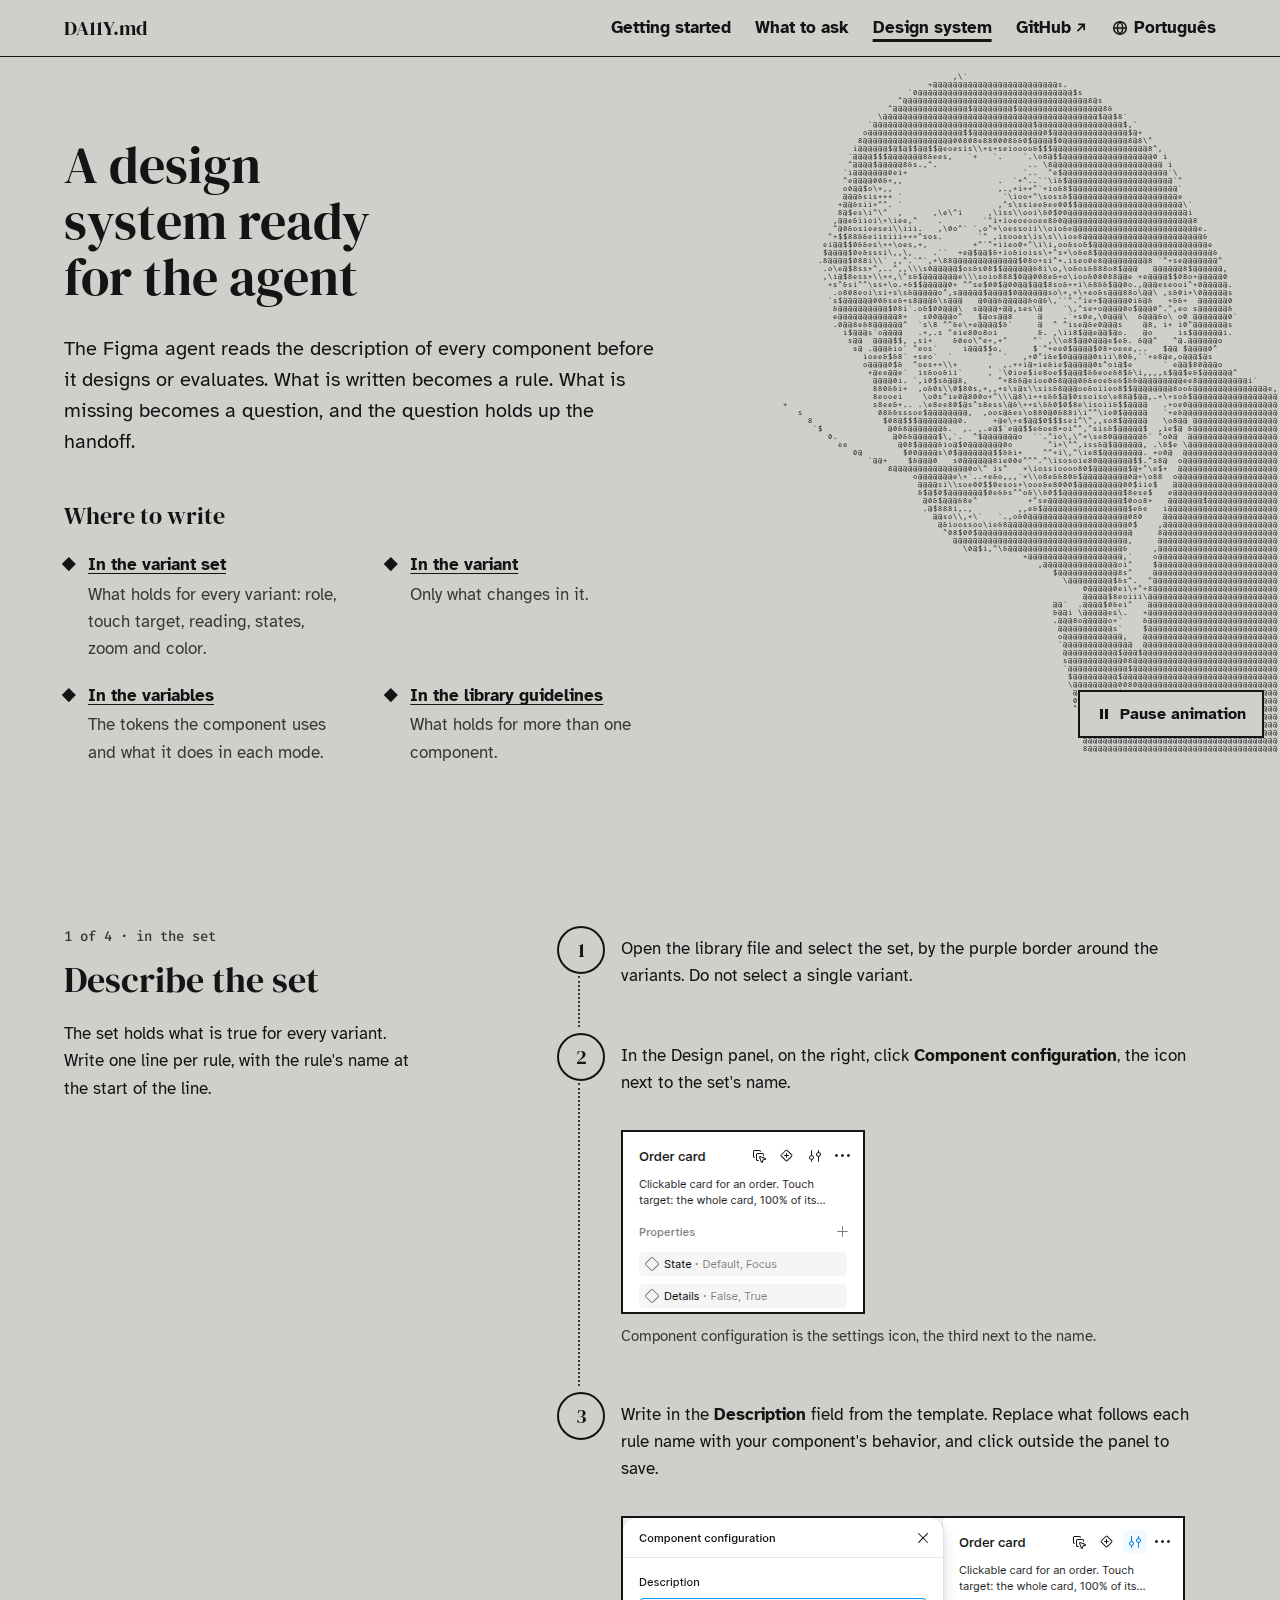
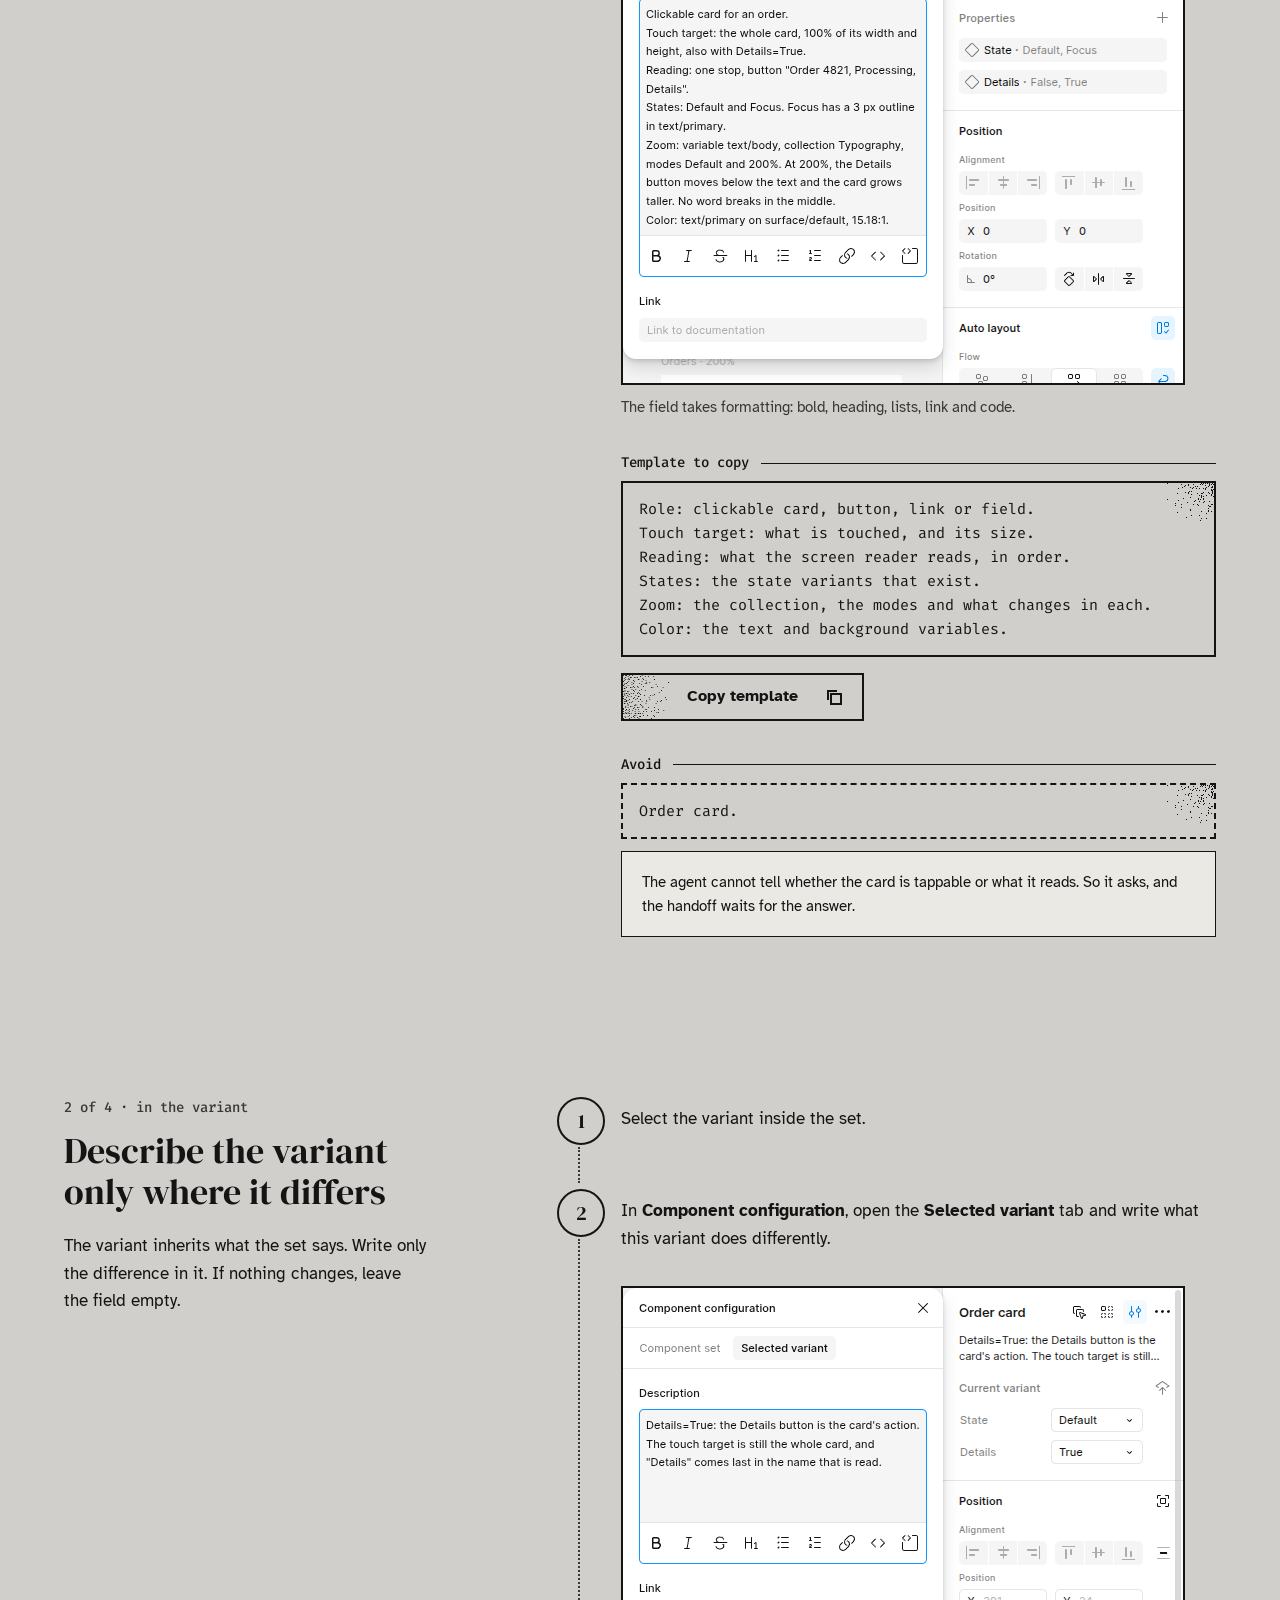
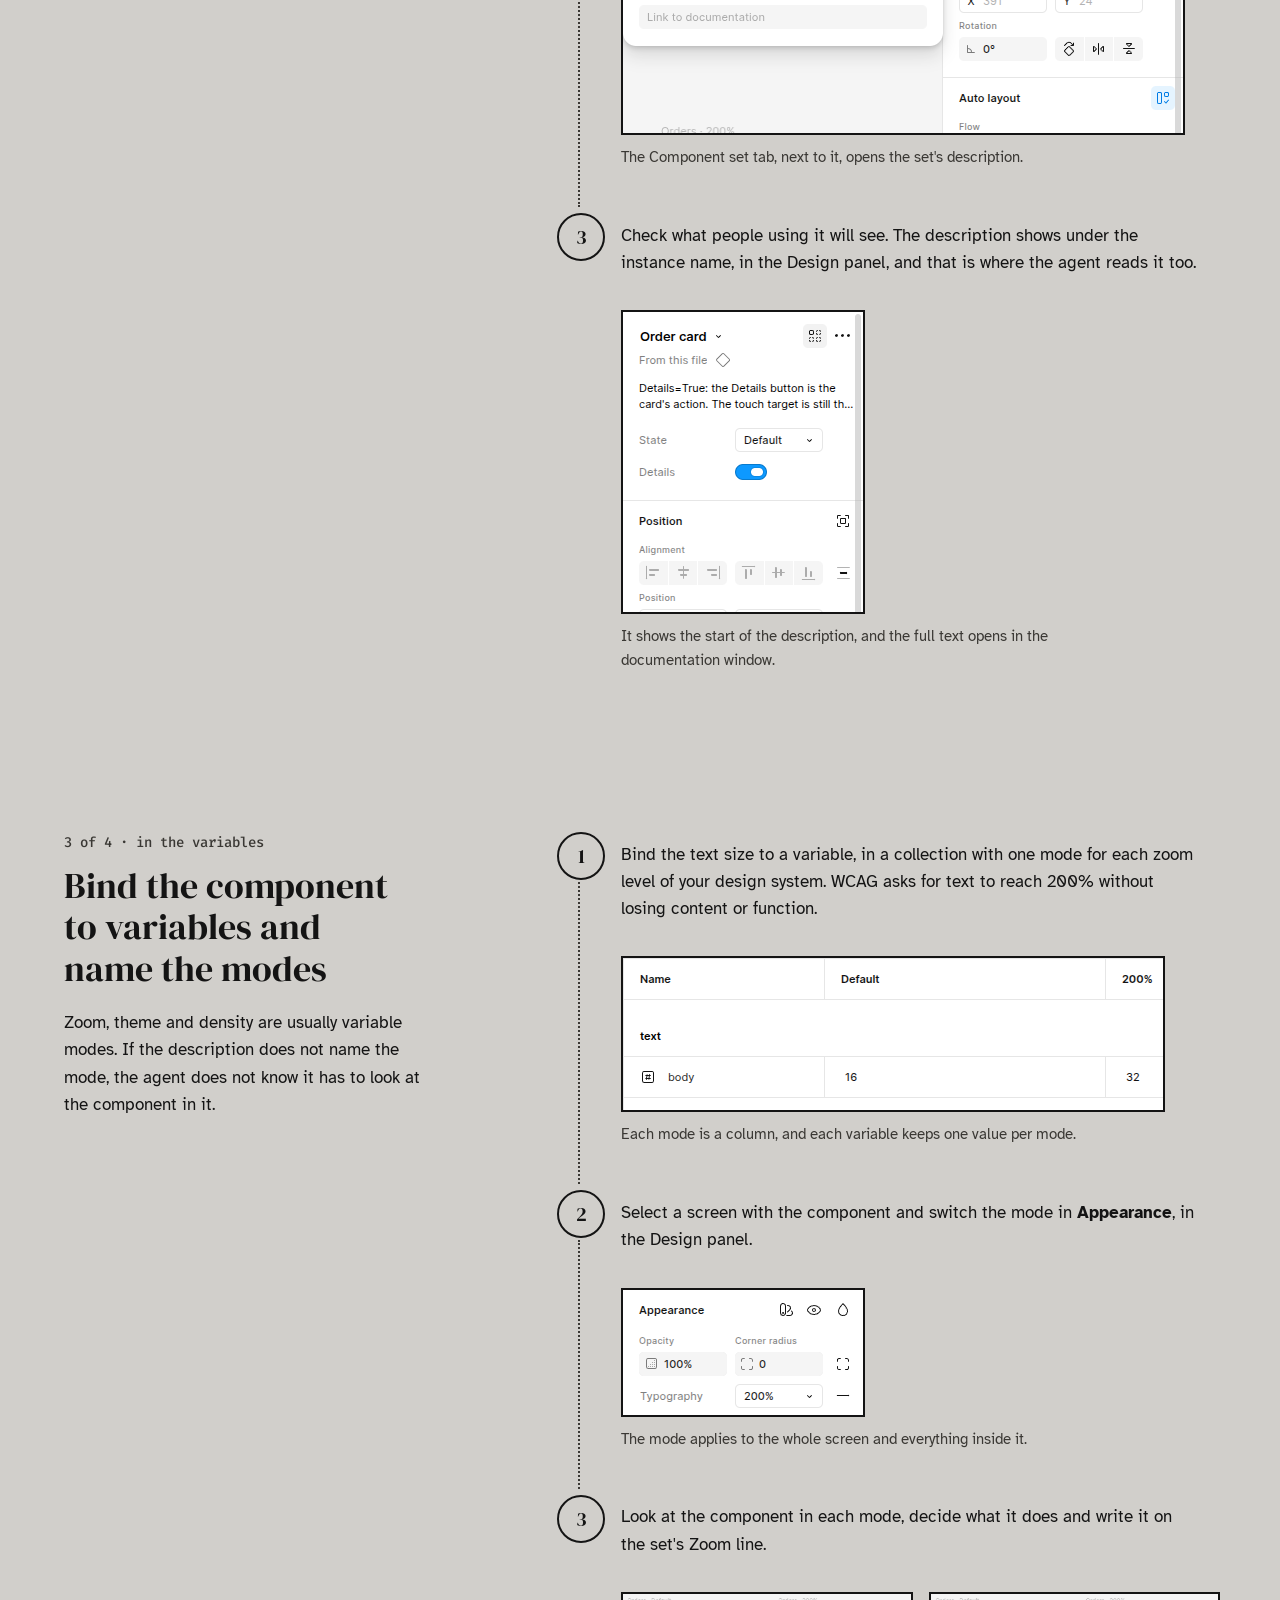
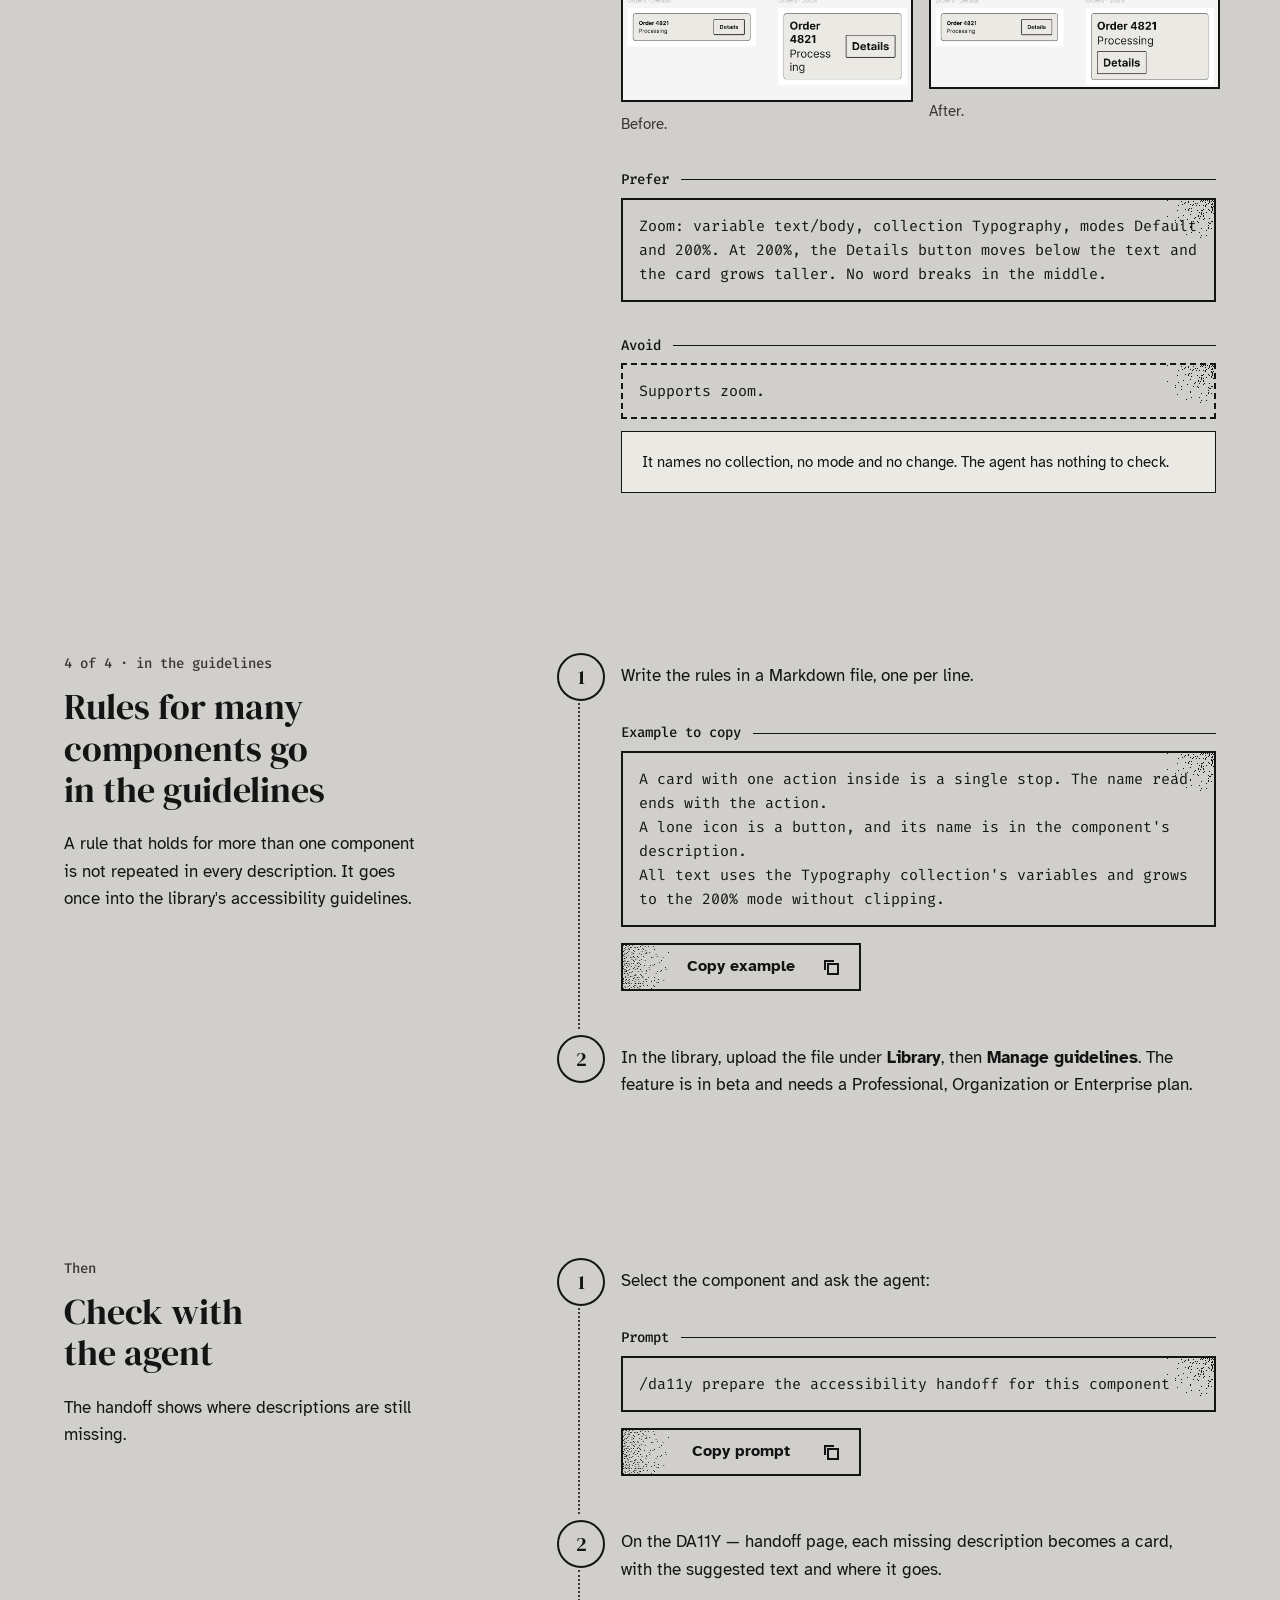
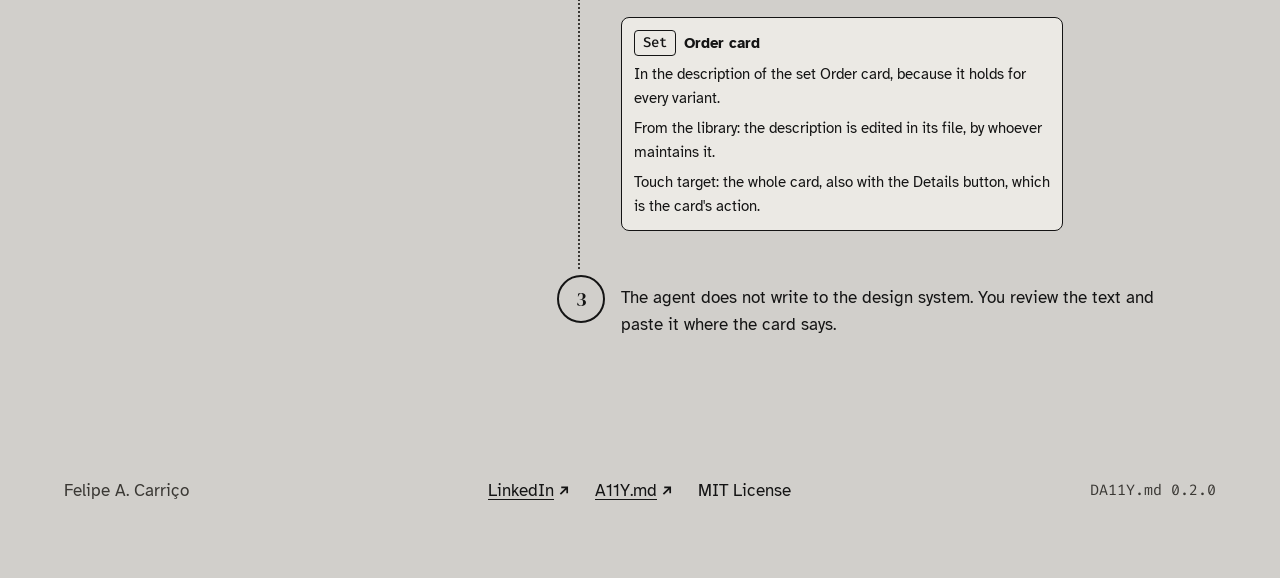
<file: pagina/design-system/index.html>
<!doctype html>
<html lang="pt-BR">
<head>
<meta charset="utf-8">
<meta name="viewport" content="width=device-width, initial-scale=1">
<title>Design system pronto para o agente · DA11Y.md</title>
<script>
  // Idioma, antes da primeira pintura: a escolha salva no botão vence; sem ela,
  // o primeiro idioma do navegador que a página tem (português ou inglês); sem
  // nenhum dos dois, inglês. Os textos trocam no script de idioma, no fim da página.
  (function () {
    var d = document.documentElement, lang;
    try { lang = localStorage.getItem('dally-lang'); } catch (e) { /* vale só nesta visita */ }
    if (lang !== 'pt' && lang !== 'en') {
      var list = navigator.languages && navigator.languages.length ? navigator.languages : [navigator.language || ''];
      lang = 'en';
      for (var i = 0; i < list.length; i++) {
        var code = String(list[i]).toLowerCase();
        if (code.indexOf('pt') === 0) { lang = 'pt'; break; }
        if (code.indexOf('en') === 0) break;
      }
    }
    d.dataset.lang = lang;
    d.lang = lang === 'en' ? 'en' : 'pt-BR';
    if (lang === 'en') d.classList.add('lang-pending');
    d.classList.add('js');
  })();
</script>
<link rel="stylesheet" href="../fonts/fonts.css">
<link rel="icon" href="../favicon.svg" type="image/svg+xml">
<link rel="icon" href="../favicon-32.png" sizes="32x32" type="image/png">
<link rel="icon" href="../favicon-16.png" sizes="16x16" type="image/png">
<link rel="apple-touch-icon" href="../apple-touch-icon.png">
<style>
/* Design system pronto para o agente: a página nova do site, na estética de ../index.html.
   Tokens, grade, barra do topo, passos, bloco de cópia, botão, controles do hero e rodapé
   vêm de lá, já medidos no perfil Shield (A11Y-DECISIONS.md). Um tema só, como a home.
   Cópia dos componentes da home: o próximo passo é um CSS compartilhado pelas duas. */
:root {
  --paper: #d1cfcb;   /* tinta sobre papel: 11,84:1 */
  --paper-2: #ebe9e4; /* tinta sobre ele: 15,18:1 */
  --ink: #141414;
  --ink-2: #3a3834;   /* sobre papel: 7,51:1 */
  --rule: #a9a6a0;    /* fio decorativo, não é componente */
  --display: "DM Serif Display", Georgia, "Times New Roman", serif;
  --body: "Atkinson Hyperlegible", "Segoe UI", system-ui, sans-serif;
  --mono: "Fira Code", ui-monospace, "DejaVu Sans Mono", monospace;
  --gutter: 2rem;
  --star: url("data:image/svg+xml,%3Csvg xmlns='http://www.w3.org/2000/svg' viewBox='0 0 24 24'%3E%3Cpath d='M12 1C12.6 8.2 15.8 11.4 23 12 15.8 12.6 12.6 15.8 12 23 11.4 15.8 8.2 12.6 1 12 8.2 11.4 11.4 8.2 12 1Z'/%3E%3C/svg%3E");
  color-scheme: light;
}
html { background: var(--paper); color: var(--ink); scroll-padding-top: 5rem; }
/* em inglês, a página espera a tradução (script de idioma) para aparecer; se o script falhar,
   ela aparece assim mesmo em 1,5 s, em português (A11Y.md §6, Content Held Hostage) */
.lang-pending body { visibility: hidden; animation: lang-reveal 0s 1.5s forwards; }
@keyframes lang-reveal { to { visibility: visible; } } /* o título de destino não fica embaixo da barra fixa */
body { position: relative; margin: 0; background: var(--paper); color: var(--ink); font: 1.0625rem/1.6 var(--body); }
body::before { content: ""; position: fixed; inset: 0 0 auto; height: env(safe-area-inset-top, 0px); z-index: 10; background: var(--paper); }
.sr-only { position: absolute; width: 1px; height: 1px; padding: 0; margin: -1px; overflow: hidden; clip: rect(0, 0, 0, 0); white-space: nowrap; border: 0; }
:focus-visible { outline: 3px solid var(--ink); outline-offset: 3px; }
a { color: var(--ink); text-decoration-thickness: 1px; text-underline-offset: 0.18em; }
a:hover { text-decoration-thickness: 2px; }
.ext { width: 0.8em; height: 0.8em; margin-left: 0.2em; vertical-align: -0.05em; fill: currentColor; }
code { font-family: var(--mono); font-size: 0.92em; }
main p { max-width: 34em; } /* no máximo ~80 caracteres em Atkinson Hyperlegible */
h1, h2, h3, p { margin: 0; }

.page { padding-left: max(1rem, env(safe-area-inset-left, 0px)); padding-right: max(1rem, env(safe-area-inset-right, 0px)); }
.wrap { max-width: 72rem; margin-inline: auto; }
.skip-link { position: absolute; left: 1rem; top: 1rem; z-index: 20; display: inline-flex; align-items: center; min-height: 48px; padding: 0 1.25rem; background: var(--ink); color: var(--paper); font: 700 1rem/1.2 var(--body); text-decoration: none; transform: translateY(-200%); }
.skip-link:focus-visible, .skip-link:focus { transform: none; outline: 3px solid var(--ink); outline-offset: 3px; box-shadow: 0 0 0 6px var(--paper); }


/* barra do topo, a mesma do site, com a página nova no menu */
.topbar { position: sticky; top: env(safe-area-inset-top, 0px); z-index: 5; background: var(--paper); border-bottom: 1px solid var(--ink); }
.topbar__row { display: flex; flex-wrap: wrap; align-items: center; justify-content: space-between; gap: 0 2rem; min-height: 3.5rem; }
.topbar__brand { display: inline-flex; align-items: center; min-height: 44px; font: 400 1.25rem/1 var(--display); color: var(--ink); text-decoration: none; }
.topbar__list { display: flex; flex-wrap: wrap; gap: 0 1.5rem; margin: 0; padding: 0; list-style: none; }
.topbar__list a { display: inline-flex; align-items: center; min-height: 2.75rem; color: var(--ink); font-weight: 700; text-decoration: none; }
.topbar__brand:hover, .topbar__list a:hover { text-decoration: underline; text-decoration-thickness: 2px; text-underline-offset: 0.2em; }
.topbar__list a[aria-current="page"] { text-decoration: underline; text-decoration-thickness: 3px; text-underline-offset: 0.35em; }
/* idioma: um botão no fim do menu, com o peso dos links e o globo, que diz o outro idioma (o mesmo da home) */
.topbar__lang { display: inline-flex; align-items: center; gap: 0.4rem; min-height: 2.75rem; padding: 0; border: 0; background: none; color: var(--ink); font: 700 1.0625rem/1.2 var(--body); cursor: pointer; }
.topbar__lang[hidden] { display: none; }
.topbar__lang:hover .topbar__lang-label { text-decoration: underline; text-decoration-thickness: 2px; text-underline-offset: 0.2em; }
.topbar__lang-icon { width: 1rem; height: 1rem; fill: none; stroke: currentColor; stroke-width: 1.5; flex: none; }
@media (max-width: 40em) {
  .topbar__brand { display: none; }
  .topbar__list { width: 100%; justify-content: space-between; gap: 0 1rem; }
}
/* celular estreito: o globo sai e os itens se aproximam, para o menu caber em duas linhas */
@media (max-width: 24em) {
  .topbar__list { gap: 0 0.75rem; }
  .topbar__lang-icon { display: none; }
}

/* abertura: o retrato do Dalí em ASCII entra pela direita, espelhado; o texto nunca fica sobre ele */
:root { --art-w: min(88vw, 26rem); }
@media (min-width: 60em) { :root { --art-w: min(44vw, 37.5rem); } }
.lead-band { position: relative; }
.art { position: relative; width: var(--art-w); aspect-ratio: 323 / 400; margin: 0 calc(-1 * max(1rem, env(safe-area-inset-right, 0px))) 0 auto; }
.art__poster, .art canvas { position: absolute; inset: 0; width: 100%; height: 100%; display: block; }
.art.is-drawn .art__poster { visibility: hidden; }
/* o botão de pausa do hero da home, no canto de baixo à direita do retrato, sobre o paletó (pedido
   do Felipe, 23/10). Sem JavaScript, nada se mexe e ele não aparece */
.art__controls { position: absolute; right: 1rem; bottom: 1rem; z-index: 1; }
.hero__ctrl { display: inline-flex; align-items: center; gap: 0.5rem; min-width: 3rem; min-height: 3rem; padding: 0.5rem 1rem; border: 2px solid var(--ink); border-radius: 0; background: var(--paper); color: var(--ink); font: 700 1rem/1.2 var(--body); cursor: pointer; }
.hero__ctrl[hidden] { display: none; }
.hero__ctrl:focus-visible { outline: 3px solid var(--ink); outline-offset: 2px; box-shadow: 0 0 0 8px var(--paper); }
.hero__ctrl-icon { width: 1rem; height: 1rem; fill: currentColor; flex: none; }
.hero__motion[data-state="running"] .icon-play, .hero__motion[data-state="paused"] .icon-pause { display: none; }
@media (max-width: 24em) { .hero__ctrl { padding-inline: 0.75rem; font-size: 0.875rem; } }
.lead__text { display: grid; gap: 1.75rem; }
/* o índice dos quatro lugares fica na coluna do texto, ao lado do retrato e nunca sobre ele */
.index { margin-top: 1rem; }
.index__title { margin-bottom: 1.25rem; font: 400 1.5rem/1.25 var(--display); }
.lead .topics { grid-template-columns: repeat(auto-fit, minmax(min(100%, 16rem), 1fr)); }

.lead { padding-block: 2.5rem 3rem; }
.lead h1 { max-width: 16ch; font: 400 3.25rem/1.08 var(--display); text-wrap: balance; }
.lead__body { display: grid; gap: 2em; }
.index { padding-bottom: 1rem; }
.lede { font-size: 1.25rem; line-height: 1.55; }
.topics { display: grid; gap: 1.25rem 2.5rem; margin: 0; padding: 0; list-style: none; }
.topics li { display: grid; grid-template-columns: 1.5rem 1fr; gap: 0.125rem 0; align-content: start; }
.topics li::before { content: ""; grid-row: 1; width: 0.6rem; height: 0.6rem; margin-top: 0.5rem; background: var(--ink); transform: rotate(45deg); }
.topics__name { grid-column: 2; font-weight: 700; }
.topics__name a { text-decoration-thickness: 1px; }
.topics__text { grid-column: 2; color: var(--ink-2); }

/* cada lugar do design system: título e passos */
.section { padding-block: 4.5rem; }
.tut__kicker { margin-bottom: 0.75rem; font: 500 0.875rem/1.5 var(--mono); color: var(--ink-2); }
.tut h2 { max-width: 18ch; font: 400 2.25rem/1.15 var(--display); text-wrap: balance; }
.tut__intro { margin-top: 1.25rem; }
.tut__body { margin-top: 2.5rem; }

.stepper { display: grid; gap: 2.75rem; margin: 0; padding: 0; list-style: none; }
.step { position: relative; display: grid; grid-template-columns: 44px minmax(0, 1fr); gap: 0 1.25rem; }
.step__num { display: grid; place-items: center; width: 44px; height: 44px; border: 2px solid var(--ink); border-radius: 50%; background: var(--paper); font: 400 1.25rem/1 var(--display); }
.step__body { min-width: 0; display: grid; gap: 2em; align-content: start; padding-top: 0.55rem; }
.step:not(:last-child)::after { content: ""; position: absolute; left: 21px; top: 50px; bottom: calc(-2.75rem + 6px); border-left: 2px dotted var(--ink-2); }

/* print do Figma: a captura como ela é, com contorno de tinta */
.shot { display: grid; gap: 0.625rem; margin: 0; justify-items: start; }
.shot img { display: block; max-width: 100%; height: auto; border: 2px solid var(--ink); background: #fff; }
.shot figcaption { font-size: 0.9375rem; color: var(--ink-2); max-width: 34em; }
.pair { display: grid; gap: 1.25rem; }

/* bloco de cópia do site: rótulo, linha e texto com cara de código (GOSTO 23) */
.copy { display: grid; grid-template-columns: minmax(0, 1fr); gap: 0.5rem; min-width: 0; }
.copy__label { display: flex; align-items: center; gap: 0.75rem; font: 500 0.875rem/1.4 var(--mono); color: var(--ink); }
.copy__label::after { content: ""; flex: 1; border-top: 1px solid var(--ink); }
.copy pre { margin: 0; min-width: 0; padding: 0.875rem 1rem; border: 2px solid var(--ink); background: var(--paper) var(--tex-corner, none) right top / 64px 40px no-repeat; font: 0.9375rem/1.6 var(--mono); white-space: pre-wrap; overflow-wrap: break-word; }
.copy pre code { font-size: 1em; }
.copy__row { display: flex; flex-wrap: wrap; align-items: center; gap: 0.75rem 1rem; margin-top: 0.5rem; }
.copy__status { min-height: 1.6em; font-size: 0.9375rem; }
.copy--avoid pre { border-style: dashed; }
/* texto de apoio: o mesmo bloco da home, que destaca a nota do texto corrido sem crescer a letra
   (tinta sobre papel claro: 15,18:1) */
.note { display: grid; gap: 2em; max-width: 40rem; padding: 1.125rem 1.25rem; border: 1px solid var(--ink); background: var(--paper-2); color: var(--ink); font-size: 0.9375rem; line-height: 1.6; }
.note p, p.note { margin: 0; }
.copy--avoid .note { margin-top: 0.25rem; }

/* botão do site: textura em pontilhado numa faixa à esquerda, nunca sob o texto */
.btn { --tex-w: 56px; position: relative; display: inline-grid; grid-template-columns: var(--tex-w) 1fr var(--tex-w); align-items: center; min-width: 15rem; min-height: 48px; padding: 0; border: 2px solid var(--ink); background: var(--paper); color: var(--ink); font: 700 1rem/1.2 var(--body); cursor: pointer; }
/* o rótulo quebra linha quando a pessoa aumenta o espaçamento do texto (SC 1.4.12); no tamanho normal, cabe numa linha */
.btn__label { grid-column: 2; min-width: 0; padding: 0.375rem 0.5rem; text-align: center; }
.btn .ico { grid-column: 3; justify-self: end; width: 1.25rem; height: 1.25rem; margin-right: 1.125rem; fill: none; stroke: currentColor; stroke-width: 2; }
.btn::before, .btn__tex { content: ""; position: absolute; top: 0; bottom: 0; left: 0; width: var(--tex-w); background-repeat: no-repeat; background-size: 100% 100%; pointer-events: none; }
.btn::before { background-image: var(--tex-a, none); }
.btn__tex { opacity: 0; background-image: var(--tex-b, none); transition: opacity 320ms cubic-bezier(0.2, 0.7, 0.2, 1); }
.btn:hover .btn__tex { opacity: 1; }
.btn:hover .btn__label { text-decoration: underline; text-decoration-thickness: 2px; text-underline-offset: 0.2em; }
.btn:focus-visible { outline: none; }
.btn:focus-visible::after {
  content: ""; position: absolute; inset: -9px; pointer-events: none;
  background:
    linear-gradient(var(--ink), var(--ink)) top left / 35% 3px no-repeat,
    linear-gradient(var(--ink), var(--ink)) top left / 3px 35% no-repeat,
    linear-gradient(var(--ink), var(--ink)) top right / 35% 3px no-repeat,
    linear-gradient(var(--ink), var(--ink)) top right / 3px 35% no-repeat,
    linear-gradient(var(--ink), var(--ink)) bottom left / 35% 3px no-repeat,
    linear-gradient(var(--ink), var(--ink)) bottom left / 3px 35% no-repeat,
    linear-gradient(var(--ink), var(--ink)) bottom right / 35% 3px no-repeat,
    linear-gradient(var(--ink), var(--ink)) bottom right / 3px 35% no-repeat;
}

/* o card que o handoff desenha no Figma: papel, contorno de tinta, rótulo à esquerda */
.hcard { display: grid; gap: 0.375rem; max-width: 26rem; padding: 0.75rem; border: 1px solid var(--ink); border-radius: 8px; background: var(--paper-2); font-size: 0.9375rem; }
.hcard__head { display: flex; flex-wrap: wrap; gap: 0.5rem; align-items: center; font-weight: 700; }
.hcard__mark { padding: 0.0625rem 0.5rem; border: 1px solid var(--ink); border-radius: 4px; font: 500 0.875rem/1.6 var(--mono); }

.footer { padding-block: 3rem 4rem; }
.footer__row { display: flex; flex-wrap: wrap; align-items: center; justify-content: space-between; gap: 1rem 2rem; }
.footer p { margin: 0; color: var(--ink-2); }
.footer__links { display: flex; flex-wrap: wrap; align-items: center; gap: 0 1.5rem; margin: 0; padding: 0; list-style: none; }
.footer__links a { display: inline-flex; align-items: center; min-height: 48px; }
.footer__version { font-family: var(--mono); font-size: 0.9375rem; }

@media (min-width: 48em) {
  .topics { grid-template-columns: repeat(2, minmax(0, 1fr)); }
  .pair { grid-template-columns: repeat(2, minmax(0, 1fr)); align-items: start; }
}

/* o título de cada lugar fica ao lado, nas colunas 1 a 4, e os passos nas colunas 6 a 12,
   como em "Outras formas de usar" na home */
@media (min-width: 60em) {
  .section { padding-block: 5rem; }
  .tut { display: grid; grid-template-columns: repeat(12, minmax(0, 1fr)); column-gap: var(--gutter); }
  .tut__head { grid-column: 1 / span 4; align-self: start; position: sticky; top: 5rem; }
  .tut__body { grid-column: 6 / span 7; margin-top: 0; }
  .lead-band { min-height: calc(var(--art-w) / 0.8075); }
  .art { position: absolute; top: 0; right: calc(-1 * max(1rem, env(safe-area-inset-right, 0px))); width: var(--art-w); margin: 0; }
  .lead { padding-block: 5rem 4rem; }
  .lead__text { max-width: min(40rem, calc(100vw - var(--art-w) - max(1rem, (100vw - 72rem) / 2) - 3rem)); }

}
@media (max-width: 30em) {
  .lead h1 { font-size: 2.5rem; }
  .tut h2 { font-size: 1.875rem; }
  .btn { min-width: 0; width: 100%; }
}
@media (prefers-reduced-motion: reduce) { .btn__tex { transition: none; } }
@media (forced-colors: active) {
  .btn::before, .btn__tex { display: none; }
  .btn:focus-visible { outline: 3px solid CanvasText; outline-offset: 4px; }
  .btn:focus-visible::after { display: none; }
  .topics li::before { forced-color-adjust: none; background: CanvasText; }
  .hero__ctrl:focus-visible { outline: 3px solid CanvasText; outline-offset: -7px; }
}
</style>
</head>
<body>
<div lang="pt-BR" data-lang-root>
<a class="skip-link" href="#conteudo" data-i18n="skip">Pular para o conteúdo</a>
<nav class="topbar page" aria-label="Seções do site" data-i18n-attr="aria-label:nav-label">
  <div class="wrap topbar__row">
    <a class="topbar__brand" href="../">DA11Y.md<span class="sr-only" data-i18n="home-sr">, página inicial</span></a>
    <ul class="topbar__list">
      <li><a href="../#comecar" data-i18n="nav-start">Como começar</a></li>
      <li><a href="../#pedidos" data-i18n="nav-ask">O que pedir</a></li>
      <li><a href="./" aria-current="page" data-i18n="nav-ds">Design system</a></li>
      <li><a href="https://github.com/fecarrico/DA11Y.md" target="_blank" rel="noopener">GitHub<span class="sr-only" data-i18n="newtab"> (abre em nova aba)</span><svg class="ext" viewBox="0 0 16 16" aria-hidden="true" focusable="false"><path d="M5 3h8v8h-2V6.4l-6.3 6.3-1.4-1.4L9.6 5H5z"/></svg></a></li>
      <!-- o botão diz o outro idioma, escrito nele mesmo e com o lang dele (script de idioma) -->
      <li><button type="button" class="topbar__lang" lang="en" hidden><svg class="topbar__lang-icon" viewBox="0 0 16 16" aria-hidden="true" focusable="false"><circle cx="8" cy="8" r="6.25"/><path d="M1.75 8h12.5M8 1.75c-1.9 1.7-2.75 3.7-2.75 6.25S6.1 12.55 8 14.25M8 1.75c1.9 1.7 2.75 3.7 2.75 6.25S9.9 12.55 8 14.25"/></svg><span class="topbar__lang-label">English</span></button></li>
    </ul>
    <span class="sr-only" role="status" data-lang-status></span>
  </div>
</nav>

<main class="page" id="conteudo" tabindex="-1">
  <div class="lead-band">
    <!-- o retrato é decorativo (confirmado pelo Felipe em 23/10): imagem parada com alt vazio, canvas fora da árvore.
         O bigode balança sem parar e os olhos seguem o mouse: o botão de pausa do hero, no canto de baixo à direita -->
    <div class="art" data-dali="img/dali-fonte.png">
      <img class="art__poster" src="img/dali-ascii.png" width="1200" height="1486" alt="">
      <canvas aria-hidden="true"></canvas>
      <div class="art__controls">
        <button type="button" class="hero__ctrl hero__motion" data-state="running" hidden>
          <svg class="hero__ctrl-icon" viewBox="0 0 16 16" aria-hidden="true" focusable="false"><path class="icon-pause" d="M4 3h3v10H4zM9 3h3v10H9z"/><path class="icon-play" d="M4 2.5v11l9-5.5z"/></svg>
          <span class="hero__motion-label">Pausar animação</span>
        </button>
      </div>
    </div>
    <div class="wrap lead"><div class="lead__text"><h1 data-i18n="ds-h1">Design system pronto para o agente</h1><p class="lede" data-i18n="ds-lede">O agente do Figma lê a descrição de cada componente antes de desenhar ou avaliar. O que está escrito vira regra. O que falta vira pergunta, e a pergunta segura o handoff.</p>
      <div class="index"><h2 class="index__title" data-i18n="ds-index">Onde escrever</h2><ul class="topics"><li><span class="topics__name"><a href="#conjunto" data-i18n="topic0-name">No conjunto de variantes</a></span><span class="topics__text" data-i18n="topic0-text">O que vale para todas as variantes: papel, área de toque, leitura, estados, zoom e cor.</span></li><li><span class="topics__name"><a href="#variante" data-i18n="topic1-name">Na variante</a></span><span class="topics__text" data-i18n="topic1-text">Só o que muda nela.</span></li><li><span class="topics__name"><a href="#variaveis" data-i18n="topic2-name">Nas variáveis</a></span><span class="topics__text" data-i18n="topic2-text">Os tokens que o componente usa e o que ele faz em cada modo.</span></li><li><span class="topics__name"><a href="#guidelines" data-i18n="topic3-name">Nas guidelines da biblioteca</a></span><span class="topics__text" data-i18n="topic3-text">O que vale para mais de um componente.</span></li></ul></div></div></div>
  </div>
  <div class="wrap">
<section class="section tut" aria-labelledby="conjunto">
  <div class="tut__head"><p class="tut__kicker" data-i18n="s0-kicker">1 de 4 · no conjunto</p><h2 id="conjunto" data-i18n="s0-h2">Descreva o conjunto</h2><p class="tut__intro" data-i18n="s0-intro">O conjunto guarda o que vale para todas as variantes. Escreva uma linha por regra, com o nome da regra no começo da linha.</p></div>
  <div class="tut__body"><ol class="stepper">
<li class="step"><span class="step__num" aria-hidden="true">1</span><div class="step__body">
<p class="step__text" data-i18n="s0-p0-text">Abra o arquivo da biblioteca e selecione o conjunto, pela borda roxa que envolve as variantes. Não selecione uma variante só.</p>
</div></li>
<li class="step"><span class="step__num" aria-hidden="true">2</span><div class="step__body">
<p class="step__text" data-i18n="s0-p1-text">No painel Design, à direita, clique em <strong>Component configuration</strong>, o ícone ao lado do nome do conjunto.</p>
<figure class="shot"><img src="prints/p1-conjunto-painel.png" width="240" height="180" alt="Topo do painel Design com o conjunto Card de pedido selecionado: o nome, quatro ícones, a prévia da descrição e as propriedades State e Detalhes." data-i18n-attr="src:s0-p1-img0-src width:s0-p1-img0-width height:s0-p1-img0-height alt:s0-p1-img0-alt"><figcaption data-i18n="s0-p1-img0-cap">Component configuration é o ícone de ajustes, o terceiro ao lado do nome.</figcaption></figure>
</div></li>
<li class="step"><span class="step__num" aria-hidden="true">3</span><div class="step__body">
<p class="step__text" data-i18n="s0-p2-text">Escreva no campo <strong>Description</strong> a partir do modelo. Troque o que está depois de cada nome de regra pelo comportamento do seu componente, e clique fora do painel para salvar.</p>
<figure class="shot"><img src="prints/p1-conjunto.png" width="560" height="465" alt="Painel Component configuration do Figma com o conjunto Card de pedido. O campo Description tem seis linhas, uma por regra: Card clicável de um pedido, Área de toque, Leitura, Estados, Zoom e Cor. Embaixo, o campo Link, vazio." data-i18n-attr="src:s0-p2-img0-src width:s0-p2-img0-width height:s0-p2-img0-height alt:s0-p2-img0-alt"><figcaption data-i18n="s0-p2-img0-cap">O campo aceita formatação: negrito, título, listas, link e código.</figcaption></figure>
<div class="copy">
<span class="copy__label" data-i18n="s0-p2-copy0-label">Modelo para copiar</span>
<pre><code id="modelo-conjunto" data-i18n="s0-p2-copy0-text">Papel: card clicável, botão, link ou campo.
Área de toque: o que se toca, e o tamanho.
Leitura: o que o leitor de tela lê, em ordem.
Estados: as variantes de estado que existem.
Zoom: a coleção, os modos e o que muda em cada um.
Cor: as variáveis de texto e de fundo.</code></pre>
<div class="copy__row"><button type="button" class="btn" data-copy="modelo-conjunto"><span class="btn__tex" aria-hidden="true"></span><span class="btn__label"><span data-i18n="s0-p2-copy0-button">Copiar modelo</span><span class="sr-only" data-i18n="s0-p2-copy0-sr"> do conjunto</span></span><svg class="ico" viewBox="0 0 20 20" aria-hidden="true" focusable="false"><rect x="7" y="7" width="10" height="10"/><path d="M4 13V4h9"/></svg></button><span class="copy__status" role="status"></span></div>
</div>
<div class="copy copy--avoid"><span class="copy__label" data-i18n="s0-p2-avoid-label">Evite</span><pre><code data-i18n="s0-p2-avoid-text">Card de pedido.</code></pre><p class="copy__note note" data-i18n="s0-p2-avoid-note">O agente não sabe se o card é tocável nem o que ele lê. Então ele pergunta, e o handoff espera a resposta.</p></div>
</div></li>
  </ol></div>
</section>
<section class="section tut" aria-labelledby="variante">
  <div class="tut__head"><p class="tut__kicker" data-i18n="s1-kicker">2 de 4 · na variante</p><h2 id="variante" data-i18n="s1-h2">Descreva a variante só no que muda</h2><p class="tut__intro" data-i18n="s1-intro">A variante herda o que o conjunto diz. Escreva nela só a diferença. Se nada muda, deixe o campo vazio.</p></div>
  <div class="tut__body"><ol class="stepper">
<li class="step"><span class="step__num" aria-hidden="true">1</span><div class="step__body">
<p class="step__text" data-i18n="s1-p0-text">Selecione a variante dentro do conjunto.</p>
</div></li>
<li class="step"><span class="step__num" aria-hidden="true">2</span><div class="step__body">
<p class="step__text" data-i18n="s1-p1-text">Em <strong>Component configuration</strong>, abra a aba <strong>Selected variant</strong> e escreva o que esta variante faz de diferente.</p>
<figure class="shot"><img src="prints/p2-variante.png" width="560" height="445" alt="Painel Component configuration com a aba Selected variant ativa. A descrição diz: Detalhes=True, o botão Detalhes é a ação do card, a área de toque continua sendo o card inteiro, e Detalhes entra no fim do nome lido." data-i18n-attr="src:s1-p1-img0-src width:s1-p1-img0-width height:s1-p1-img0-height alt:s1-p1-img0-alt"><figcaption data-i18n="s1-p1-img0-cap">A aba Component set, ao lado, abre a descrição do conjunto.</figcaption></figure>
</div></li>
<li class="step"><span class="step__num" aria-hidden="true">3</span><div class="step__body">
<p class="step__text" data-i18n="s1-p2-text">Confira o que quem usa vai ver. A descrição aparece embaixo do nome da instância, no painel Design, e é ali que o agente também lê.</p>
<figure class="shot"><img src="prints/p3-instancia.png" width="240" height="300" alt="Painel Design com uma instância de Card de pedido selecionada. Embaixo do nome, a prévia da descrição da variante, e as propriedades State e Detalhes." data-i18n-attr="src:s1-p2-img0-src width:s1-p2-img0-width height:s1-p2-img0-height alt:s1-p2-img0-alt"><figcaption data-i18n="s1-p2-img0-cap">Ali aparece o começo da descrição, e o texto inteiro abre na janela de documentação.</figcaption></figure>
</div></li>
  </ol></div>
</section>
<section class="section tut" aria-labelledby="variaveis">
  <div class="tut__head"><p class="tut__kicker" data-i18n="s2-kicker">3 de 4 · nas variáveis</p><h2 id="variaveis" data-i18n="s2-h2">Ligue o componente às variáveis e diga os modos</h2><p class="tut__intro" data-i18n="s2-intro">Zoom, tema e densidade costumam ser modos de variáveis. Se a descrição não cita o modo, o agente não sabe que precisa olhar o componente nele.</p></div>
  <div class="tut__body"><ol class="stepper">
<li class="step"><span class="step__num" aria-hidden="true">1</span><div class="step__body">
<p class="step__text" data-i18n="s2-p0-text">Ligue o tamanho do texto a uma variável, numa coleção com um modo para cada nível de zoom do seu design system. O WCAG pede que o texto chegue a 200% sem perder conteúdo nem função.</p>
<figure class="shot"><img src="prints/p5-variaveis.png" width="540" height="152" alt="Janela de variáveis do Figma com a coleção Tipografia. A variável texto/corpo vale 16 no modo Padrão e 32 no modo 200%." data-i18n-attr="src:s2-p0-img0-src width:s2-p0-img0-width height:s2-p0-img0-height alt:s2-p0-img0-alt"><figcaption data-i18n="s2-p0-img0-cap">Cada modo é uma coluna, e cada variável guarda um valor por modo.</figcaption></figure>
</div></li>
<li class="step"><span class="step__num" aria-hidden="true">2</span><div class="step__body">
<p class="step__text" data-i18n="s2-p1-text">Selecione uma tela com o componente e troque o modo em <strong>Appearance</strong>, no painel Design.</p>
<figure class="shot"><img src="prints/p4-modo-painel.png" width="240" height="125" alt="Seção Appearance do painel Design, com o modo da coleção Tipografia em 200%." data-i18n-attr="src:s2-p1-img0-src width:s2-p1-img0-width height:s2-p1-img0-height alt:s2-p1-img0-alt"><figcaption data-i18n="s2-p1-img0-cap">O modo vale para a tela inteira e para tudo dentro dela.</figcaption></figure>
</div></li>
<li class="step"><span class="step__num" aria-hidden="true">3</span><div class="step__body">
<p class="step__text" data-i18n="s2-p2-text">Olhe o componente em cada modo, decida o que ele faz e escreva isso na linha Zoom do conjunto.</p>
<div class="pair"><figure class="shot"><img src="prints/p4-antes.png" width="528" height="210" alt="O card no modo Padrão e no 200%. No 200%, o botão Detalhes fica ao lado do texto, e a palavra separação quebra no meio." data-i18n-attr="src:s2-p2-pair0-src width:s2-p2-pair0-width height:s2-p2-pair0-height alt:s2-p2-pair0-alt"><figcaption data-i18n="s2-p2-pair0-cap">Antes.</figcaption></figure><figure class="shot"><img src="prints/p4-depois.png" width="528" height="175" alt="O mesmo card depois do ajuste. No 200%, o botão Detalhes desce para baixo do texto, e nenhuma palavra quebra." data-i18n-attr="src:s2-p2-pair1-src width:s2-p2-pair1-width height:s2-p2-pair1-height alt:s2-p2-pair1-alt"><figcaption data-i18n="s2-p2-pair1-cap">Depois.</figcaption></figure></div>
<div class="copy">
<span class="copy__label" data-i18n="s2-p2-copy0-label">Prefira</span>
<pre><code data-i18n="s2-p2-copy0-text">Zoom: variável texto/corpo, coleção Tipografia, modos Padrão e 200%. No 200%, o botão Detalhes desce para baixo do texto e o card cresce em altura. Nenhum texto quebra no meio da palavra.</code></pre>
</div>
<div class="copy copy--avoid"><span class="copy__label" data-i18n="s2-p2-avoid-label">Evite</span><pre><code data-i18n="s2-p2-avoid-text">Suporta zoom.</code></pre><p class="copy__note note" data-i18n="s2-p2-avoid-note">Não diz a coleção, nem os modos, nem o que muda. O agente não tem o que conferir.</p></div>
</div></li>
  </ol></div>
</section>
<section class="section tut" aria-labelledby="guidelines">
  <div class="tut__head"><p class="tut__kicker" data-i18n="s3-kicker">4 de 4 · nas guidelines</p><h2 id="guidelines" data-i18n="s3-h2">Regras de vários componentes vão para as guidelines</h2><p class="tut__intro" data-i18n="s3-intro">Uma regra que vale para mais de um componente não se repete em cada descrição. Ela vai uma vez para as guidelines de acessibilidade da biblioteca.</p></div>
  <div class="tut__body"><ol class="stepper">
<li class="step"><span class="step__num" aria-hidden="true">1</span><div class="step__body">
<p class="step__text" data-i18n="s3-p0-text">Escreva as regras num arquivo Markdown, uma por linha.</p>
<div class="copy">
<span class="copy__label" data-i18n="s3-p0-copy0-label">Exemplo para copiar</span>
<pre><code id="modelo-guidelines" data-i18n="s3-p0-copy0-text">Card com uma ação dentro é uma parada só. O nome lido termina com a ação.
Ícone sozinho é botão, e o nome dele está na descrição do componente.
Todo texto usa as variáveis da coleção Tipografia e cresce até o modo 200% sem corte.</code></pre>
<div class="copy__row"><button type="button" class="btn" data-copy="modelo-guidelines"><span class="btn__tex" aria-hidden="true"></span><span class="btn__label"><span data-i18n="s3-p0-copy0-button">Copiar exemplo</span><span class="sr-only" data-i18n="s3-p0-copy0-sr"> das guidelines</span></span><svg class="ico" viewBox="0 0 20 20" aria-hidden="true" focusable="false"><rect x="7" y="7" width="10" height="10"/><path d="M4 13V4h9"/></svg></button><span class="copy__status" role="status"></span></div>
</div>
</div></li>
<li class="step"><span class="step__num" aria-hidden="true">2</span><div class="step__body">
<p class="step__text" data-i18n="s3-p1-text">Na biblioteca, envie o arquivo em <strong>Library</strong>, depois <strong>Manage guidelines</strong>. O recurso está em beta e pede plano Professional, Organization ou Enterprise.</p>
</div></li>
  </ol></div>
</section>
<section class="section tut" aria-labelledby="conferir">
  <div class="tut__head"><p class="tut__kicker" data-i18n="s4-kicker">Depois</p><h2 id="conferir" data-i18n="s4-h2">Confira com o agente</h2><p class="tut__intro" data-i18n="s4-intro">O handoff mostra onde ainda falta descrição.</p></div>
  <div class="tut__body"><ol class="stepper">
<li class="step"><span class="step__num" aria-hidden="true">1</span><div class="step__body">
<p class="step__text" data-i18n="s4-p0-text">Selecione o componente e peça ao agente:</p>
<div class="copy">
<span class="copy__label" data-i18n="s4-p0-copy0-label">Pedido</span>
<pre><code id="pedido-handoff" data-i18n="s4-p0-copy0-text">/da11y prepare o handoff deste componente</code></pre>
<div class="copy__row"><button type="button" class="btn" data-copy="pedido-handoff"><span class="btn__tex" aria-hidden="true"></span><span class="btn__label"><span data-i18n="s4-p0-copy0-button">Copiar pedido</span></span><svg class="ico" viewBox="0 0 20 20" aria-hidden="true" focusable="false"><rect x="7" y="7" width="10" height="10"/><path d="M4 13V4h9"/></svg></button><span class="copy__status" role="status"></span></div>
</div>
</div></li>
<li class="step"><span class="step__num" aria-hidden="true">2</span><div class="step__body">
<p class="step__text" data-i18n="s4-p1-text">Na página DA11Y — handoff, cada descrição que falta vira um card, com o texto sugerido e o lugar onde ele entra.</p>
<div class="hcard" role="img" aria-label="Card da página de handoff: Conjunto, Card de pedido. Na descrição do conjunto, porque vale para todas as variantes. Vem da biblioteca. Área de toque: o card inteiro, também com o botão Detalhes." data-i18n-attr="aria-label:s4-p1-hcard-label"><p class="hcard__head" aria-hidden="true"><span class="hcard__mark" data-i18n="s4-p1-hcard-mark">Conjunto</span> <span data-i18n="s4-p1-hcard-name">Card de pedido</span></p><p aria-hidden="true" data-i18n="s4-p1-hcard-l0">Na descrição do conjunto Card de pedido, porque vale para todas as variantes.</p><p aria-hidden="true" data-i18n="s4-p1-hcard-l1">Vem da biblioteca: a descrição é editada no arquivo dela, por quem cuida dele.</p><p aria-hidden="true" data-i18n="s4-p1-hcard-l2">Área de toque: o card inteiro, também com o botão Detalhes, que é a ação do card.</p></div>
</div></li>
<li class="step"><span class="step__num" aria-hidden="true">3</span><div class="step__body">
<p class="step__text" data-i18n="s4-p2-text">O agente não grava no design system. Você revisa o texto e cola no lugar que o card indica.</p>
</div></li>
  </ol></div>
</section>
  </div>
</main>

<footer class="footer page">
  <div class="wrap footer__row">
    <p>Felipe A. Carriço</p>
    <ul class="footer__links">
      <li><a href="https://linkedin.com/in/fecarrico" target="_blank" rel="noopener">LinkedIn<span class="sr-only" data-i18n="newtab"> (abre em nova aba)</span><svg class="ext" viewBox="0 0 16 16" aria-hidden="true" focusable="false"><path d="M5 3h8v8h-2V6.4l-6.3 6.3-1.4-1.4L9.6 5H5z"/></svg></a></li>
      <li><a href="https://fecarrico.github.io/a11ymd/pt-BR/" data-i18n-attr="href:a11y-site" target="_blank" rel="noopener">A11Y.md<span class="sr-only" data-i18n="newtab"> (abre em nova aba)</span><svg class="ext" viewBox="0 0 16 16" aria-hidden="true" focusable="false"><path d="M5 3h8v8h-2V6.4l-6.3 6.3-1.4-1.4L9.6 5H5z"/></svg></a></li>
      <li data-i18n="license">Licença MIT</li>
    </ul>
    <p class="footer__version">DA11Y.md 0.2.0</p>
  </div>
</footer>
</div>

<script>
  // Idioma (A11Y-DECISIONS.md, Troca de idioma): o mesmo mecanismo da home. O português é o
  // que está no HTML; o inglês vem deste dicionário, por chave data-i18n e data-i18n-attr.
  (function () {
    'use strict';
    var STORAGE_KEY = 'dally-lang';
    var root = document.documentElement;
    var box = document.querySelector('[data-lang-root]');
    var EN_TITLE = "A design system ready for the agent · DA11Y.md";
    var EN = {
      "topic0-name": "In the variant set",
      "topic0-text": "What holds for every variant: role, touch target, reading, states, zoom and color.",
      "topic1-name": "In the variant",
      "topic1-text": "Only what changes in it.",
      "topic2-name": "In the variables",
      "topic2-text": "The tokens the component uses and what it does in each mode.",
      "topic3-name": "In the library guidelines",
      "topic3-text": "What holds for more than one component.",
      "newtab": " (opens in a new tab)",
      "a11y-site": "https://fecarrico.github.io/a11ymd/en/",
      "skip": "Skip to content",
      "nav-start": "Getting started",
      "nav-ask": "What to ask",
      "nav-ds": "Design system",
      "home-sr": ", home page",
      "license": "MIT License",
      "ds-h1": "A design system ready for the agent",
      "ds-lede": "The Figma agent reads the description of every component before it designs or evaluates. What is written becomes a rule. What is missing becomes a question, and the question holds up the handoff.",
      "ds-index": "Where to write",
      "nav-label": "Site sections",
      "s0-kicker": "1 of 4 · in the set",
      "s0-h2": "Describe the set",
      "s0-intro": "The set holds what is true for every variant. Write one line per rule, with the rule&#x27;s name at the start of the line.",
      "s0-p0-text": "Open the library file and select the set, by the purple border around the variants. Do not select a single variant.",
      "s0-p1-text": "In the Design panel, on the right, click <strong>Component configuration</strong>, the icon next to the set's name.",
      "s0-p1-img0-src": "prints-en/p1-conjunto-painel.png",
      "s0-p1-img0-width": "240",
      "s0-p1-img0-height": "180",
      "s0-p1-img0-alt": "Top of the Design panel with the Order card set selected: the name, four icons, a preview of the description and the State and Details properties.",
      "s0-p1-img0-cap": "Component configuration is the settings icon, the third next to the name.",
      "s0-p2-text": "Write in the <strong>Description</strong> field from the template. Replace what follows each rule name with your component's behavior, and click outside the panel to save.",
      "s0-p2-img0-src": "prints-en/p1-conjunto.png",
      "s0-p2-img0-width": "560",
      "s0-p2-img0-height": "465",
      "s0-p2-img0-alt": "The Figma Component configuration panel with the Order card set. The Description field has six lines, one per rule: Clickable card for an order, Touch target, Reading, States, Zoom and Color. Below it, an empty Link field.",
      "s0-p2-img0-cap": "The field takes formatting: bold, heading, lists, link and code.",
      "s0-p2-copy0-label": "Template to copy",
      "s0-p2-copy0-text": "Role: clickable card, button, link or field.\nTouch target: what is touched, and its size.\nReading: what the screen reader reads, in order.\nStates: the state variants that exist.\nZoom: the collection, the modes and what changes in each.\nColor: the text and background variables.",
      "s0-p2-copy0-button": "Copy template",
      "s0-p2-copy0-sr": " for the set",
      "s0-p2-avoid-label": "Avoid",
      "s0-p2-avoid-text": "Order card.",
      "s0-p2-avoid-note": "The agent cannot tell whether the card is tappable or what it reads. So it asks, and the handoff waits for the answer.",
      "s1-kicker": "2 of 4 · in the variant",
      "s1-h2": "Describe the variant only where it differs",
      "s1-intro": "The variant inherits what the set says. Write only the difference in it. If nothing changes, leave the field empty.",
      "s1-p0-text": "Select the variant inside the set.",
      "s1-p1-text": "In <strong>Component configuration</strong>, open the <strong>Selected variant</strong> tab and write what this variant does differently.",
      "s1-p1-img0-src": "prints-en/p2-variante.png",
      "s1-p1-img0-width": "560",
      "s1-p1-img0-height": "445",
      "s1-p1-img0-alt": "The Component configuration panel with the Selected variant tab active. The description says: Details=True, the Details button is the card's action, the touch target is still the whole card, and Details comes last in the name that is read.",
      "s1-p1-img0-cap": "The Component set tab, next to it, opens the set&#x27;s description.",
      "s1-p2-text": "Check what people using it will see. The description shows under the instance name, in the Design panel, and that is where the agent reads it too.",
      "s1-p2-img0-src": "prints-en/p3-instancia.png",
      "s1-p2-img0-width": "240",
      "s1-p2-img0-height": "300",
      "s1-p2-img0-alt": "The Design panel with an Order card instance selected. Under the name, a preview of the variant's description, and the State and Details properties.",
      "s1-p2-img0-cap": "It shows the start of the description, and the full text opens in the documentation window.",
      "s2-kicker": "3 of 4 · in the variables",
      "s2-h2": "Bind the component to variables and name the modes",
      "s2-intro": "Zoom, theme and density are usually variable modes. If the description does not name the mode, the agent does not know it has to look at the component in it.",
      "s2-p0-text": "Bind the text size to a variable, in a collection with one mode for each zoom level of your design system. WCAG asks for text to reach 200% without losing content or function.",
      "s2-p0-img0-src": "prints-en/p5-variaveis.png",
      "s2-p0-img0-width": "540",
      "s2-p0-img0-height": "152",
      "s2-p0-img0-alt": "The Figma variables window with the Typography collection. The text/body variable is 16 in the Default mode and 32 in the 200% mode.",
      "s2-p0-img0-cap": "Each mode is a column, and each variable keeps one value per mode.",
      "s2-p1-text": "Select a screen with the component and switch the mode in <strong>Appearance</strong>, in the Design panel.",
      "s2-p1-img0-src": "prints-en/p4-modo-painel.png",
      "s2-p1-img0-width": "240",
      "s2-p1-img0-height": "125",
      "s2-p1-img0-alt": "The Appearance section of the Design panel, with the Typography collection's mode set to 200%.",
      "s2-p1-img0-cap": "The mode applies to the whole screen and everything inside it.",
      "s2-p2-text": "Look at the component in each mode, decide what it does and write it on the set's Zoom line.",
      "s2-p2-pair0-src": "prints-en/p4-antes.png",
      "s2-p2-pair0-width": "540",
      "s2-p2-pair0-height": "200",
      "s2-p2-pair0-alt": "The card in the Default mode and at 200%. At 200%, the Details button stays beside the text, and the word Processing breaks in the middle.",
      "s2-p2-pair0-cap": "Before.",
      "s2-p2-pair1-src": "prints-en/p4-depois.png",
      "s2-p2-pair1-width": "540",
      "s2-p2-pair1-height": "175",
      "s2-p2-pair1-alt": "The same card after the fix. At 200%, the Details button moves below the text, and no word breaks.",
      "s2-p2-pair1-cap": "After.",
      "s2-p2-copy0-label": "Prefer",
      "s2-p2-copy0-text": "Zoom: variable text/body, collection Typography, modes Default and 200%. At 200%, the Details button moves below the text and the card grows taller. No word breaks in the middle.",
      "s2-p2-avoid-label": "Avoid",
      "s2-p2-avoid-text": "Supports zoom.",
      "s2-p2-avoid-note": "It names no collection, no mode and no change. The agent has nothing to check.",
      "s3-kicker": "4 of 4 · in the guidelines",
      "s3-h2": "Rules for many components go in the guidelines",
      "s3-intro": "A rule that holds for more than one component is not repeated in every description. It goes once into the library&#x27;s accessibility guidelines.",
      "s3-p0-text": "Write the rules in a Markdown file, one per line.",
      "s3-p0-copy0-label": "Example to copy",
      "s3-p0-copy0-text": "A card with one action inside is a single stop. The name read ends with the action.\nA lone icon is a button, and its name is in the component&#x27;s description.\nAll text uses the Typography collection&#x27;s variables and grows to the 200% mode without clipping.",
      "s3-p0-copy0-button": "Copy example",
      "s3-p0-copy0-sr": " of the guidelines",
      "s3-p1-text": "In the library, upload the file under <strong>Library</strong>, then <strong>Manage guidelines</strong>. The feature is in beta and needs a Professional, Organization or Enterprise plan.",
      "s4-kicker": "Then",
      "s4-h2": "Check with the agent",
      "s4-intro": "The handoff shows where descriptions are still missing.",
      "s4-p0-text": "Select the component and ask the agent:",
      "s4-p0-copy0-label": "Prompt",
      "s4-p0-copy0-text": "/da11y prepare the accessibility handoff for this component",
      "s4-p0-copy0-button": "Copy prompt",
      "s4-p1-text": "On the DA11Y — handoff page, each missing description becomes a card, with the suggested text and where it goes.",
      "s4-p1-hcard-label": "A card from the handoff page: Set, Order card. In the description of the set, because it holds for every variant. From the library. Touch target: the whole card, also with the Details button.",
      "s4-p1-hcard-mark": "Set",
      "s4-p1-hcard-name": "Order card",
      "s4-p1-hcard-l0": "In the description of the set Order card, because it holds for every variant.",
      "s4-p1-hcard-l1": "From the library: the description is edited in its file, by whoever maintains it.",
      "s4-p1-hcard-l2": "Touch target: the whole card, also with the Details button, which is the card&#x27;s action.",
      "s4-p2-text": "The agent does not write to the design system. You review the text and paste it where the card says."
};
    var TEXT = {
      pt: { 'lang-name': 'Português', 'lang-status': 'Página em português.', 'motion-pause': 'Pausar animação', 'motion-resume': 'Retomar animação', 'copied': 'Copiado.', 'copy-failed': 'Não deu para copiar sozinho. O texto já está selecionado. Copie com Ctrl+C, ou Command+C no Mac.' },
      en: { 'lang-name': 'English', 'lang-status': 'Page in English.', 'motion-pause': 'Pause animation', 'motion-resume': 'Resume animation', 'copied': 'Copied.', 'copy-failed': 'Could not copy it automatically. The text is already selected. Copy it with Ctrl+C, or Command+C on a Mac.' }
    };
    var CODE = { pt: 'pt-BR', en: 'en' };
    function attrPairs(el) { return el.dataset.i18nAttr.split(/\s+/).map(function (pair) { return pair.split(':'); }); }
    var PT = {};
    var ptTitle = document.title;
    document.querySelectorAll('[data-i18n]').forEach(function (el) { if (!(el.dataset.i18n in PT)) PT[el.dataset.i18n] = el.innerHTML; });
    document.querySelectorAll('[data-i18n-attr]').forEach(function (el) {
      attrPairs(el).forEach(function (p) { if (!(p[1] in PT)) PT[p[1]] = el.getAttribute(p[0]); });
    });
    var current = root.dataset.lang === 'en' ? 'en' : 'pt';
    window.dallyText = function (key) { return TEXT[current][key]; };
    var button = document.querySelector('.topbar__lang');
    var label = button && button.querySelector('.topbar__lang-label');
    var status = document.querySelector('[data-lang-status]');
    function apply(lang) {
      current = lang;
      var dict = lang === 'en' ? EN : PT;
      document.querySelectorAll('[data-i18n]').forEach(function (el) {
        var html = dict[el.dataset.i18n];
        if (html === undefined) { console.warn('[dally.md idioma] sem texto para', el.dataset.i18n); return; }
        el.innerHTML = html;
      });
      document.querySelectorAll('[data-i18n-attr]').forEach(function (el) {
        attrPairs(el).forEach(function (p) { if (dict[p[1]] !== undefined) el.setAttribute(p[0], dict[p[1]]); });
      });
      document.querySelectorAll('.copy__status').forEach(function (el) { el.textContent = ''; });
      root.lang = CODE[lang];
      root.dataset.lang = lang;
      if (box) box.lang = CODE[lang];
      document.title = lang === 'en' ? EN_TITLE : ptTitle;
      if (button) {
        var other = lang === 'en' ? 'pt' : 'en';
        button.lang = CODE[other];
        label.textContent = TEXT[other]['lang-name'];
      }
    }
    try {
      if (current === 'en') apply('en');
      else if (box) box.lang = CODE.pt;
    } finally {
      root.classList.remove('lang-pending');
    }
    if (!button) return;
    button.hidden = false;
    button.addEventListener('click', function () {
      var next = current === 'en' ? 'pt' : 'en';
      try { localStorage.setItem(STORAGE_KEY, next); } catch (e) { /* vale só nesta visita */ }
      apply(next);
      if (status) {
        status.lang = CODE[next];
        status.textContent = '';
        setTimeout(function () { status.textContent = TEXT[next]['lang-status']; }, 120);
      }
      document.dispatchEvent(new CustomEvent('dally:lang', { detail: { lang: next } }));
    });
  })();
</script>
<script>
  // Texturas em pontilhado de grão fino (pontos de 1 px numa grade de 2 px),
  // sorteadas ponto a ponto: a faixa dos botões, a marca da aba ativa e o
  // canto do bloco de cópia. Sem JavaScript, os componentes ficam sem textura.
  (function () {
    var INK = '#141414', PAPER = '#d1cfcb';
    var dpr = Math.min(window.devicePixelRatio || 1, 2), STEP = 2, seed = 11;
    function rand() { seed = (seed * 16807) % 2147483647; return seed / 2147483647; }
    function canvas(w, h) { var c = document.createElement('canvas'); c.width = Math.round(w * dpr); c.height = Math.round(h * dpr); return c; }
    var size = Math.max(1, Math.round(dpr));
    // faixa do botão: p(u) é a chance de um ponto, de 0 (borda esquerda) a 1 (fim da faixa)
    function strip(ground, dot, p) {
      var W = 72, H = 44, c = canvas(W, H), g = c.getContext('2d');
      g.fillStyle = ground; g.fillRect(0, 0, c.width, c.height); g.fillStyle = dot;
      for (var y = 0; y < H; y += STEP) for (var x = 0; x < W; x += STEP) {
        if (rand() < p(x / W)) g.fillRect(Math.round((x + rand() * 0.8) * dpr), Math.round((y + rand() * 0.8) * dpr), size, size);
      }
      return 'url(' + c.toDataURL() + ')';
    }
    // pontilhado livre sobre fundo transparente: p(u, v)
    function free(w, h, p) {
      var c = canvas(w, h), g = c.getContext('2d');
      g.fillStyle = INK;
      for (var y = 0; y < h; y += STEP / 2) for (var x = 0; x < w; x += STEP) {
        if (rand() < p(x / w, y / h)) g.fillRect(Math.round((x + rand()) * dpr), Math.round((y + rand() * 0.5) * dpr), size, size);
      }
      return 'url(' + c.toDataURL() + ')';
    }
    var root = document.documentElement.style;
    root.setProperty('--tex-a', strip(PAPER, INK, function (u) { return 0.75 * Math.pow(1 - u, 2); }));
    root.setProperty('--tex-b', strip(PAPER, INK, function (u) { return 0.95 * Math.pow(1 - u, 1.3); }));
    root.setProperty('--tex-a-ink', strip(INK, PAPER, function (u) { return 0.7 * Math.pow(1 - u, 2); }));
    root.setProperty('--tex-b-ink', strip(INK, PAPER, function (u) { return 0.92 * Math.pow(1 - u, 1.3); }));
    root.setProperty('--tex-tab', free(120, 7, function (u, v) { return (0.95 - Math.abs(v - 0.5)) * Math.min(1, Math.min(u, 1 - u) * 9); }));
    root.setProperty('--tex-corner', free(64, 40, function (u, v) { return 0.6 * Math.pow(Math.max(0, 1 - Math.hypot(1 - u, v * 0.8)), 2.2); }));
  })();

  // Abas (A11Y.md, guide-tabs-accordion). Sem JavaScript, os três blocos ficam
  // um embaixo do outro, cada um com o seu título (guide-loading-skeleton: o
  // estado padrão é o legível). Aqui eles viram abas: um ponto de Tab para a
  // lista inteira, na aba selecionada; as setas, Home e End trocam de aba e
  // só o painel dela aparece; Tab numa aba entra no painel. Pelo APG, o
  // painel recebe foco quando o primeiro conteúdo dele não é focável (abaixo).
  (function () {
    var FOCUSABLE = 'a[href], button, input, select, textarea, [tabindex]:not([tabindex="-1"])';
    document.querySelectorAll('[data-tabs]').forEach(function (box) {
      var panels = Array.prototype.slice.call(box.querySelectorAll('.tabs__panel'));
      var list = document.createElement('div');
      list.className = 'tabs__list';
      list.setAttribute('role', 'tablist');
      var say = function (key, pt) { return window.dallyText ? window.dallyText(key) : pt; };
      list.setAttribute('aria-label', say('tablist', 'Como chamar o protocolo'));
      var tabs = panels.map(function (panel, i) {
        var heading = panel.querySelector('.tabs__heading');
        var tab = document.createElement('button');
        tab.type = 'button';
        tab.className = 'tab';
        tab.id = panel.id + '-aba';
        tab.setAttribute('role', 'tab');
        tab.setAttribute('aria-controls', panel.id);
        tab.innerHTML = '<span class="tab__name"></span><span class="tab__mark" aria-hidden="true"></span>';
        tab.firstChild.textContent = heading.textContent;
        list.appendChild(tab);
        panel.setAttribute('role', 'tabpanel');
        panel.setAttribute('aria-labelledby', tab.id);
        heading.hidden = true;
        // padrão de abas do APG (W3C): o painel entra na ordem do Tab quando não
        // tem nada focável dentro ou quando o primeiro conteúdo dele não é focável
        var first = Array.prototype.find.call(panel.children, function (el) { return el !== heading; });
        if (!panel.querySelector(FOCUSABLE) || !(first && first.matches(FOCUSABLE))) panel.tabIndex = 0;
        return tab;
      });
      box.insertBefore(list, panels[0]);
      function select(t, focus) {
        tabs.forEach(function (x, i) {
          var on = x === t;
          x.setAttribute('aria-selected', String(on));
          x.tabIndex = on ? 0 : -1;
          panels[i].hidden = !on;
        });
        if (focus) t.focus();
      }
      tabs.forEach(function (t, i) {
        // o foco sozinho não rola a lista quando a aba está meio visível, nem quando ela volta pelo Shift+Tab depois
        // de a lista rolar. A aba vai para o começo da lista, que é onde a rolagem encaixa (com 'nearest', o encaixe
        // a puxava de volta e cortava a do meio em 320 px)
        t.addEventListener('focus', function () { t.scrollIntoView({ block: 'nearest', inline: 'start' }); });
        t.addEventListener('click', function () { select(t, true); });
        t.addEventListener('keydown', function (e) {
          var k = { ArrowRight: i + 1, ArrowLeft: i - 1, Home: 0, End: tabs.length - 1 }[e.key];
          if (k === undefined) return;
          e.preventDefault();
          select(tabs[(k + tabs.length) % tabs.length], true);
        });
      });
      select(tabs[0], false);
      box.classList.add('is-ready');
      // troca de idioma: o nome de cada aba vem do título do painel, já traduzido
      document.addEventListener('dally:lang', function () {
        list.setAttribute('aria-label', say('tablist', 'Como chamar o protocolo'));
        tabs.forEach(function (t, i) { t.firstChild.textContent = panels[i].querySelector('.tabs__heading').textContent; });
      });
    });
  })();
</script>
<script>
  // copiar: o texto copiado é sempre o mesmo que está à vista no bloco (o mesmo da home)
  document.querySelectorAll('[data-copy]').forEach(function (button) {
    var source = document.getElementById(button.dataset.copy);
    var status = button.parentNode.querySelector('.copy__status');
    function say(key, pt) {
      var text = window.dallyText ? window.dallyText(key) : pt;
      status.textContent = ''; setTimeout(function () { status.textContent = text; }, 120);
    }
    button.addEventListener('click', function () {
      var fallback = function () {
        window.getSelection().selectAllChildren(source);
        say('copy-failed', 'Não deu para copiar sozinho. O texto já está selecionado. Copie com Ctrl+C, ou Command+C no Mac.');
      };
      if (navigator.clipboard && navigator.clipboard.writeText) {
        navigator.clipboard.writeText(source.textContent).then(function () { say('copied', 'Copiado.'); }, fallback);
      } else { fallback(); }
    });
  });
</script>
<script>
  // a barra de seções muda de altura com a largura, o zoom e o espaçamento de texto: a folga de rolagem
  // segue a altura real dela, para o foco nunca ficar embaixo da barra (SC 2.4.11 e, no Shield, 2.4.12)
  (function () {
    var bar = document.querySelector('.topbar');
    if (!bar || !window.ResizeObserver) return;
    new ResizeObserver(function () {
      document.documentElement.style.scrollPaddingTop = Math.ceil(bar.getBoundingClientRect().height + 16) + 'px';
    }).observe(bar);
  })();
</script>
<script src="dali-ascii.js"></script>
</body>
</html>
</file>
<file: pagina/fonts/fonts.css>
/* Atkinson Hyperlegible, DM Serif Display e Fira Code, hospedadas junto com a página
   (subconjuntos latin e latin-ext do Google Fonts). Licença: SIL Open Font License 1.1,
   texto em OFL-*.txt nesta pasta. */

/* latin-ext */
@font-face {
  font-family: 'Atkinson Hyperlegible';
  font-style: italic;
  font-weight: 400;
  font-display: swap;
  src: url("atkinson-hyperlegible-400-italic-latin-ext.woff2") format('woff2');
  unicode-range: U+0100-02BA, U+02BD-02C5, U+02C7-02CC, U+02CE-02D7, U+02DD-02FF, U+0304, U+0308, U+0329, U+1D00-1DBF, U+1E00-1E9F, U+1EF2-1EFF, U+2020, U+20A0-20AB, U+20AD-20C4, U+2113, U+2C60-2C7F, U+A720-A7FF;
}

/* latin */
@font-face {
  font-family: 'Atkinson Hyperlegible';
  font-style: italic;
  font-weight: 400;
  font-display: swap;
  src: url("atkinson-hyperlegible-400-italic-latin.woff2") format('woff2');
  unicode-range: U+0000-00FF, U+0131, U+0152-0153, U+02BB-02BC, U+02C6, U+02DA, U+02DC, U+0304, U+0308, U+0329, U+2000-206F, U+20AC, U+2122, U+2191, U+2193, U+2212, U+2215, U+FEFF, U+FFFD;
}

/* latin-ext */
@font-face {
  font-family: 'Atkinson Hyperlegible';
  font-style: normal;
  font-weight: 400;
  font-display: swap;
  src: url("atkinson-hyperlegible-400-latin-ext.woff2") format('woff2');
  unicode-range: U+0100-02BA, U+02BD-02C5, U+02C7-02CC, U+02CE-02D7, U+02DD-02FF, U+0304, U+0308, U+0329, U+1D00-1DBF, U+1E00-1E9F, U+1EF2-1EFF, U+2020, U+20A0-20AB, U+20AD-20C4, U+2113, U+2C60-2C7F, U+A720-A7FF;
}

/* latin */
@font-face {
  font-family: 'Atkinson Hyperlegible';
  font-style: normal;
  font-weight: 400;
  font-display: swap;
  src: url("atkinson-hyperlegible-400-latin.woff2") format('woff2');
  unicode-range: U+0000-00FF, U+0131, U+0152-0153, U+02BB-02BC, U+02C6, U+02DA, U+02DC, U+0304, U+0308, U+0329, U+2000-206F, U+20AC, U+2122, U+2191, U+2193, U+2212, U+2215, U+FEFF, U+FFFD;
}

/* latin-ext */
@font-face {
  font-family: 'Atkinson Hyperlegible';
  font-style: normal;
  font-weight: 700;
  font-display: swap;
  src: url("atkinson-hyperlegible-700-latin-ext.woff2") format('woff2');
  unicode-range: U+0100-02BA, U+02BD-02C5, U+02C7-02CC, U+02CE-02D7, U+02DD-02FF, U+0304, U+0308, U+0329, U+1D00-1DBF, U+1E00-1E9F, U+1EF2-1EFF, U+2020, U+20A0-20AB, U+20AD-20C4, U+2113, U+2C60-2C7F, U+A720-A7FF;
}

/* latin */
@font-face {
  font-family: 'Atkinson Hyperlegible';
  font-style: normal;
  font-weight: 700;
  font-display: swap;
  src: url("atkinson-hyperlegible-700-latin.woff2") format('woff2');
  unicode-range: U+0000-00FF, U+0131, U+0152-0153, U+02BB-02BC, U+02C6, U+02DA, U+02DC, U+0304, U+0308, U+0329, U+2000-206F, U+20AC, U+2122, U+2191, U+2193, U+2212, U+2215, U+FEFF, U+FFFD;
}

/* latin-ext */
@font-face {
  font-family: 'DM Serif Display';
  font-style: normal;
  font-weight: 400;
  font-display: swap;
  src: url("dm-serif-display-400-latin-ext.woff2") format('woff2');
  unicode-range: U+0100-02BA, U+02BD-02C5, U+02C7-02CC, U+02CE-02D7, U+02DD-02FF, U+0304, U+0308, U+0329, U+1D00-1DBF, U+1E00-1E9F, U+1EF2-1EFF, U+2020, U+20A0-20AB, U+20AD-20C4, U+2113, U+2C60-2C7F, U+A720-A7FF;
}

/* latin */
@font-face {
  font-family: 'DM Serif Display';
  font-style: normal;
  font-weight: 400;
  font-display: swap;
  src: url("dm-serif-display-400-latin.woff2") format('woff2');
  unicode-range: U+0000-00FF, U+0131, U+0152-0153, U+02BB-02BC, U+02C6, U+02DA, U+02DC, U+0304, U+0308, U+0329, U+2000-206F, U+20AC, U+2122, U+2191, U+2193, U+2212, U+2215, U+FEFF, U+FFFD;
}

/* latin-ext */
@font-face {
  font-family: 'Fira Code';
  font-style: normal;
  font-weight: 400 500;
  font-display: swap;
  src: url("fira-code-latin-ext.woff2") format('woff2');
  unicode-range: U+0100-02BA, U+02BD-02C5, U+02C7-02CC, U+02CE-02D7, U+02DD-02FF, U+0304, U+0308, U+0329, U+1D00-1DBF, U+1E00-1E9F, U+1EF2-1EFF, U+2020, U+20A0-20AB, U+20AD-20C4, U+2113, U+2C60-2C7F, U+A720-A7FF;
}

/* latin */
@font-face {
  font-family: 'Fira Code';
  font-style: normal;
  font-weight: 400 500;
  font-display: swap;
  src: url("fira-code-latin.woff2") format('woff2');
  unicode-range: U+0000-00FF, U+0131, U+0152-0153, U+02BB-02BC, U+02C6, U+02DA, U+02DC, U+0304, U+0308, U+0329, U+2000-206F, U+20AC, U+2122, U+2191, U+2193, U+2212, U+2215, U+FEFF, U+FFFD;
}
</file>
